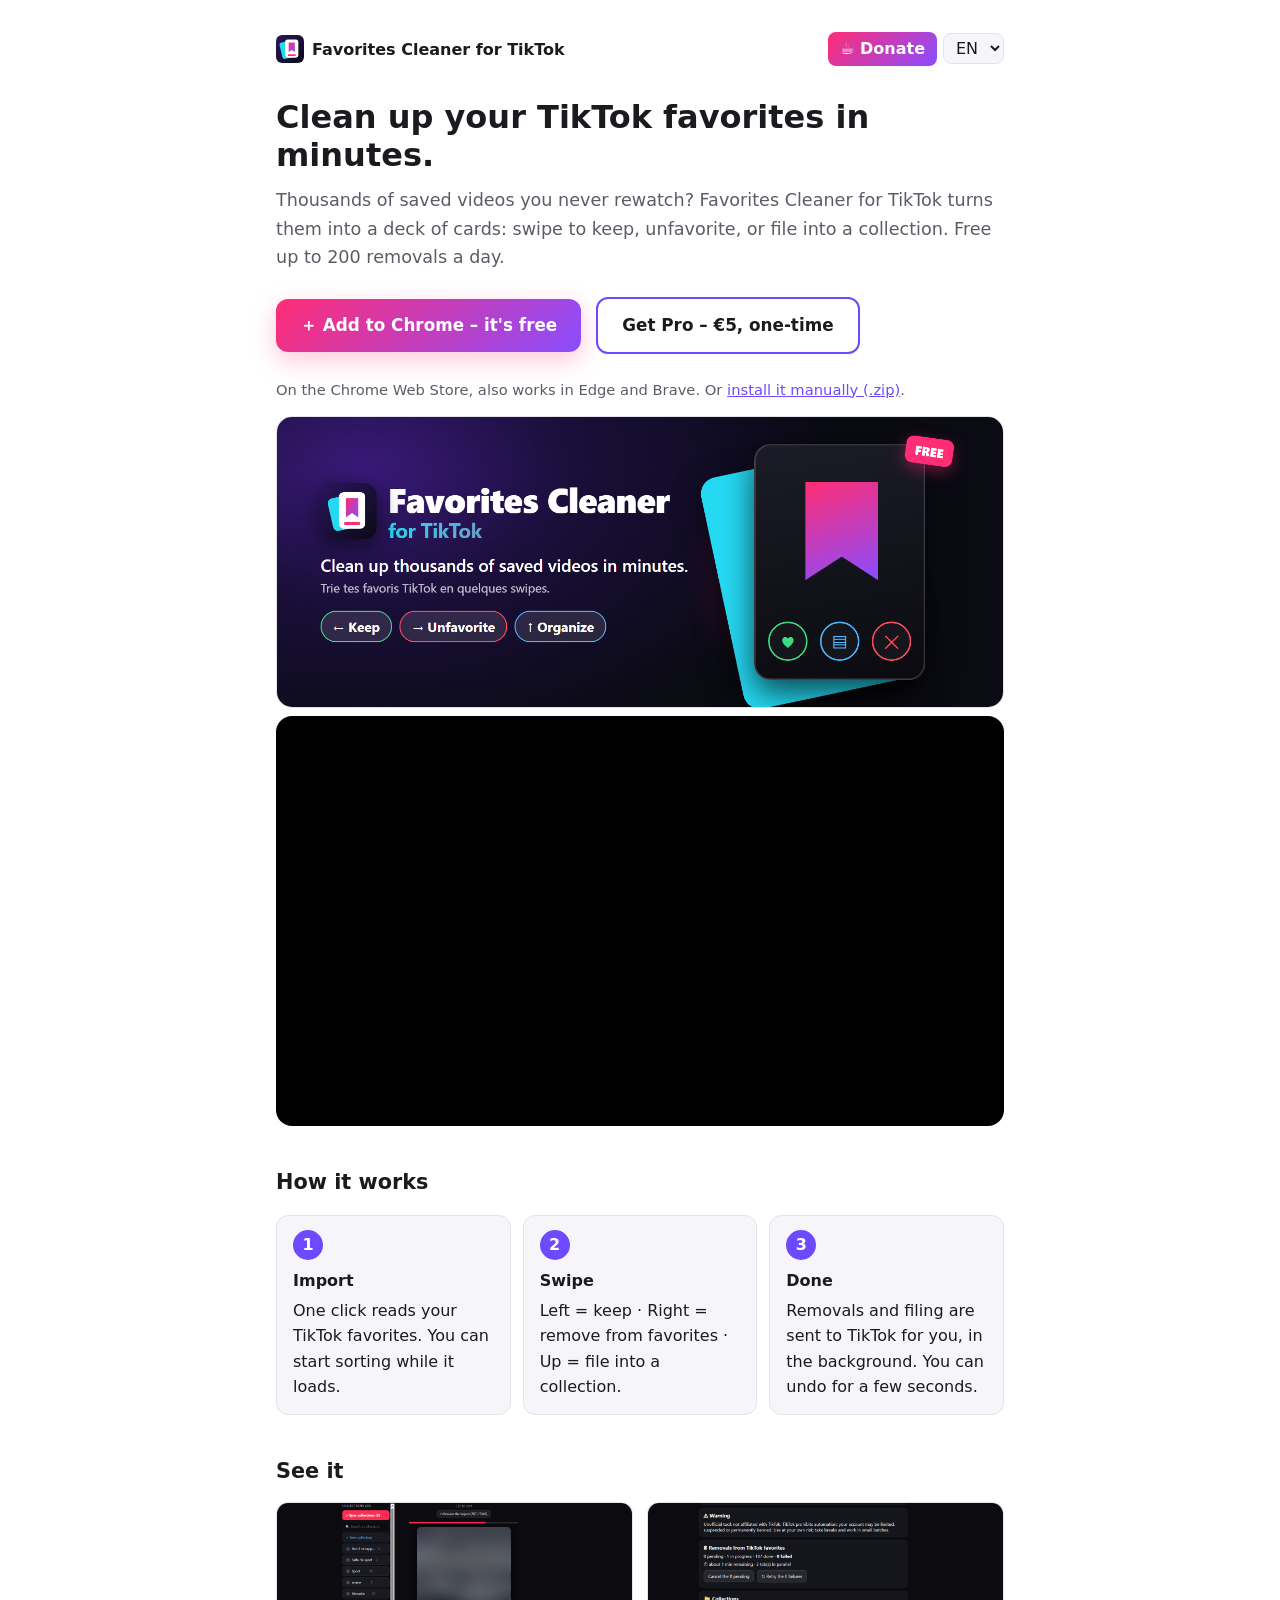
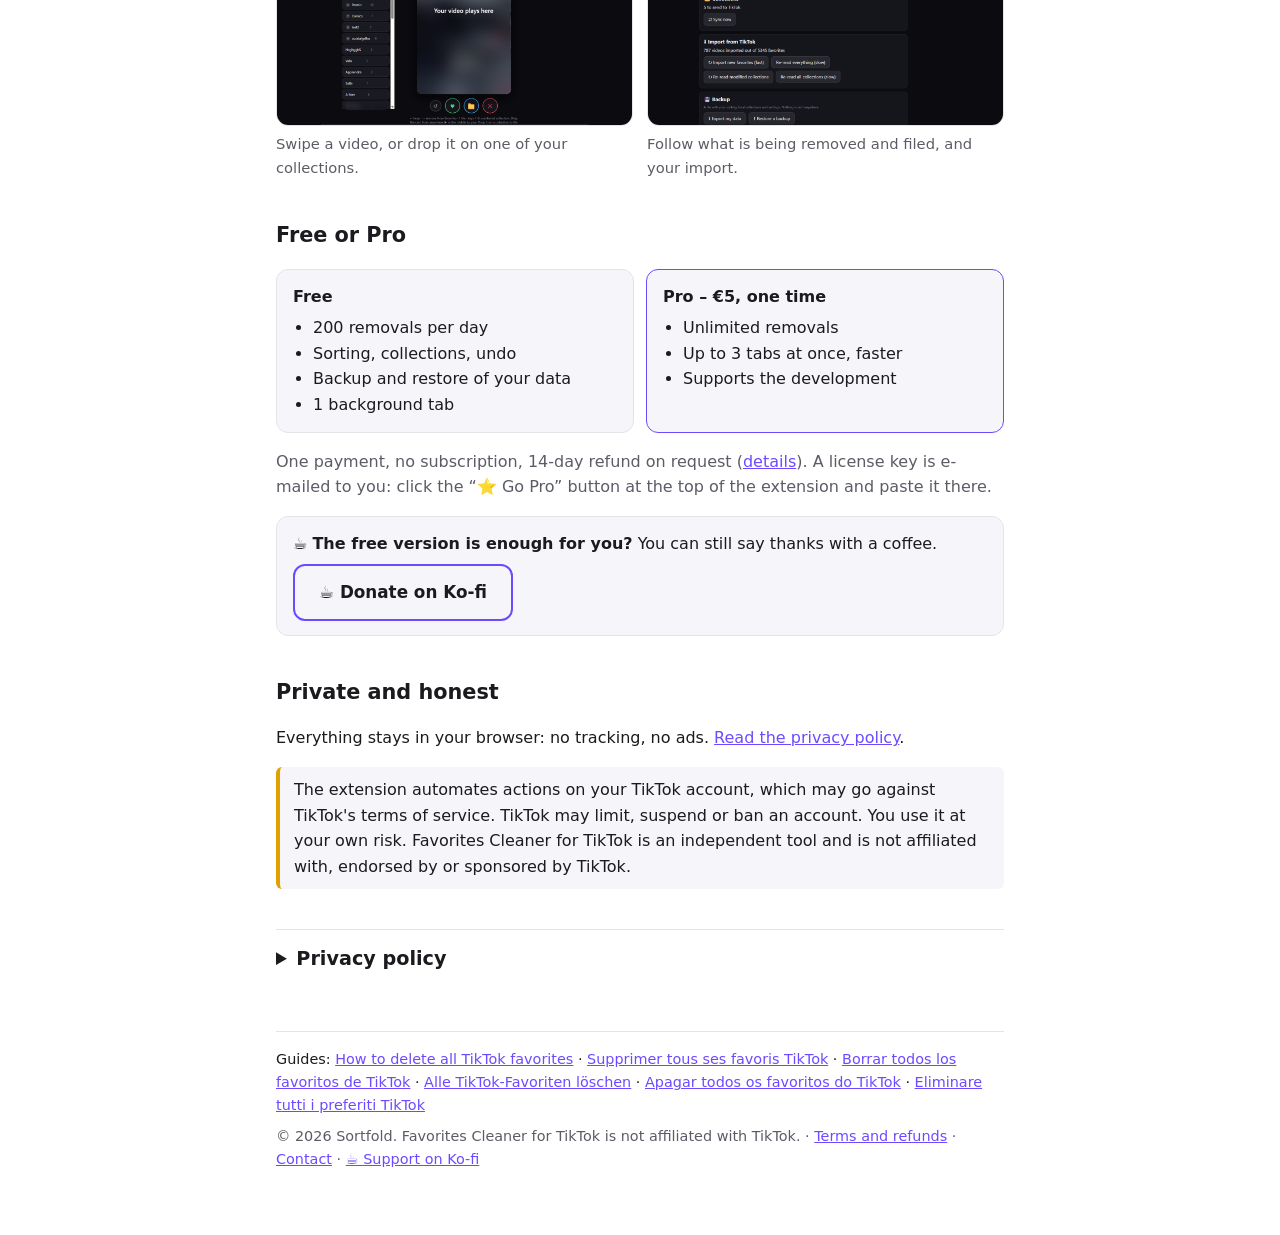
<file: index.html>
<!doctype html>
<html lang="en">
<head>
<meta charset="utf-8">
<link rel="icon" href="icon.svg" type="image/svg+xml">
<meta name="viewport" content="width=device-width, initial-scale=1">
<title>Favorites Cleaner for TikTok – Bulk unfavorite & organize saved videos</title>
<meta name="description" content="Clean up your TikTok favorites fast: swipe to keep, unfavorite or file saved videos into collections. Bulk remove thousands of favorites. Free Chrome extension. Nettoyeur de favoris TikTok : trie et supprime tes favoris en masse.">
<meta property="og:type" content="website">
<meta property="og:title" content="Favorites Cleaner for TikTok – clean up thousands of saved videos in minutes">
<meta property="og:description" content="Swipe to keep, unfavorite or organize your saved TikTok videos. Free up to 200 removals a day.">
<meta property="og:image" content="https://sortfold.github.io/hero.png">
<meta name="twitter:card" content="summary_large_image">
<link rel="canonical" href="https://sortfold.github.io/">
<meta name="google-site-verification" content="1424_HD-RUUia3U029Aq5SERMAwlqXXbwvJllc1geH4">
<script type="application/ld+json">
{"@context":"https://schema.org","@type":"SoftwareApplication","name":"Favorites Cleaner for TikTok","alternateName":"Nettoyeur de favoris pour TikTok","applicationCategory":"BrowserApplication","operatingSystem":"Chrome, Edge, Brave","description":"Chrome extension to clean up saved TikTok videos: swipe to keep, unfavorite or file into collections. Bulk remove thousands of favorites.","url":"https://sortfold.github.io/","downloadUrl":"https://chromewebstore.google.com/detail/bbmlmfpeooahhpfhbhkomjflifibodpl","image":"https://sortfold.github.io/hero.png","publisher":{"@type":"Organization","name":"Sortfold","email":"sortfold@gmail.com"},"offers":[{"@type":"Offer","name":"Free","price":"0","priceCurrency":"EUR"},{"@type":"Offer","name":"Pro (one-time)","price":"5","priceCurrency":"EUR"}]}
</script>
<style>
:root { --bg:#fff; --fg:#1b1b1f; --mute:#5c5c66; --line:#e3e3ea; --acc:#6d4aff; --card:#f6f6fa; }
@media (prefers-color-scheme: dark) { :root { --bg:#141418; --fg:#ececf1; --mute:#a0a0ad; --line:#2c2c34; --acc:#9a83ff; --card:#1d1d24; } }
* { box-sizing: border-box; }
body { margin:0; background:var(--bg); color:var(--fg); font:16px/1.6 system-ui,-apple-system,"Segoe UI",Roboto,sans-serif; }
main { max-width:760px; margin:0 auto; padding:24px 16px 64px; }
header { display:flex; justify-content:space-between; align-items:center; gap:12px; padding:8px 0 24px; }
.brand { font-weight:700; }
.don { display:inline-block; text-decoration:none; font-weight:700; color:#fff; background:linear-gradient(135deg,#ff2d75,#8a4dff); border-radius:8px; padding:4px 12px; margin-right:6px; }
.don:hover { filter:brightness(1.1); }
.lang { white-space:nowrap; }
@media (max-width:480px) { .don { padding:4px 9px; } .don span { font-size:0; } .don span::before { content:"☕"; font-size:1rem; } }
.lang button { background:none; border:1px solid var(--line); color:var(--fg); border-radius:8px; padding:4px 10px; cursor:pointer; font:inherit; }
.lang button[aria-pressed="true"] { background:var(--acc); color:#fff; border-color:var(--acc); }
h1 { font-size:2rem; line-height:1.2; margin:8px 0 12px; }
h2 { font-size:1.3rem; margin:40px 0 8px; }
h3 { font-size:1.05rem; margin:24px 0 4px; }
p, li { color:var(--fg); }
.mute { color:var(--mute); }
.cta { display:inline-block; background:linear-gradient(135deg,#ff2d75,#8a4dff); color:#fff; padding:13px 24px; border-radius:12px; text-decoration:none; font-weight:800; font-size:1.05rem; margin:8px 10px 8px 0; box-shadow:0 8px 24px #ff2d7544; transition:transform .15s, box-shadow .15s; }
.cta:hover { transform:translateY(-2px); box-shadow:0 12px 30px #ff2d7566; }
.small { font-size:.92rem; margin-top:0; }
.cta.alt { background:none; color:var(--fg); border:2px solid var(--acc); box-shadow:none; font-weight:700; }
.hero { width:100%; height:auto; border-radius:16px; border:1px solid var(--line); margin:12px 0 8px; display:block; }
.video { width:100%; aspect-ratio:16/9; border:0; border-radius:16px; margin:8px 0 12px; display:block; background:#000; }
.shots { display:grid; grid-template-columns:repeat(auto-fit,minmax(300px,1fr)); gap:14px; margin:14px 0; }
.shots figure { margin:0; }
.shots img { width:100%; height:auto; border-radius:12px; border:1px solid var(--line); display:block; }
.shots figcaption { color:var(--mute); font-size:.92rem; margin-top:6px; }
.grid { display:grid; grid-template-columns:repeat(auto-fit,minmax(220px,1fr)); gap:12px; margin:16px 0; }
.card { background:var(--card); border:1px solid var(--line); border-radius:12px; padding:14px 16px; }
.card b { display:block; margin-bottom:4px; }
table { border-collapse:collapse; width:100%; margin:12px 0; }
th, td { border:1px solid var(--line); padding:8px 10px; text-align:left; vertical-align:top; }
a { color:var(--acc); }
footer { margin-top:56px; padding-top:16px; border-top:1px solid var(--line); color:var(--mute); font-size:.9rem; }
.warn { border-left:4px solid #e0a100; background:var(--card); padding:10px 14px; border-radius:6px; }
.lead { color:var(--mute); font-size:1.1rem; margin:0 0 18px; }
.n { display:inline-grid; place-items:center; width:30px; height:30px; border-radius:50%; background:var(--acc); color:#fff; font-weight:700; margin-bottom:8px; }
.grid.two { grid-template-columns:repeat(auto-fit,minmax(260px,1fr)); }
.card ul { margin:6px 0 0; padding-left:20px; }
.card.pro { border-color:var(--acc); }
details.priv { margin-top:40px; border-top:1px solid var(--line); padding-top:14px; }
details.priv summary { cursor:pointer; font-size:1.2rem; font-weight:700; }
html:not([data-lang]) [lang]:not([lang="en"]), html[data-lang="en"] [lang]:not([lang="en"]), html[data-lang="fr"] [lang]:not([lang="fr"]), html[data-lang="es"] [lang]:not([lang="es"]), html[data-lang="de"] [lang]:not([lang="de"]), html[data-lang="pt"] [lang]:not([lang="pt"]), html[data-lang="it"] [lang]:not([lang="it"]) { display:none; }
.lang select { background:var(--card); border:1px solid var(--line); color:var(--fg); border-radius:8px; padding:4px 8px; font:inherit; cursor:pointer; }
</style>
</head>
<body>
<main>
<header>
  <span class="brand"><img src="icon.svg" alt="" width="28" height="28" style="vertical-align:-8px;margin-right:8px">Favorites Cleaner for TikTok</span>
  <span class="lang"><a class="don" href="https://ko-fi.com/sortfold" target="_blank" rel="noopener"><span lang="en">☕ Donate</span><span lang="fr">☕ Faire un don</span><span lang="es">☕ Donar</span><span lang="de">☕ Spenden</span><span lang="pt">☕ Doar</span><span lang="it">☕ Dona</span></a><select id="lang-sel" aria-label="Language"><option value="en">EN</option><option value="fr">FR</option><option value="es">ES</option><option value="de">DE</option><option value="pt">PT</option><option value="it">IT</option></select></span>
</header>

<!-- ============ ENGLISH ============ -->
<div lang="en">
<h1>Clean up your TikTok favorites in minutes.</h1>
<p class="lead">Thousands of saved videos you never rewatch? Favorites Cleaner for TikTok turns them into a deck of cards: swipe to keep, unfavorite, or file into a collection. Free up to 200 removals a day.</p>
<p>
  <a class="cta" href="https://chromewebstore.google.com/detail/bbmlmfpeooahhpfhbhkomjflifibodpl">＋ Add to Chrome – it's free</a>
  <a class="cta alt" href="https://sortfold.lemonsqueezy.com/checkout/buy/2623d2b5-e6b6-4891-9971-4a9c636fb3e3">Get Pro – €5, one-time</a>
</p>
<p class="mute small">On the Chrome Web Store, also works in Edge and Brave. Or <a href="install.html">install it manually (.zip)</a>.</p>
<img class="hero" src="hero.png" alt="Favorites Cleaner for TikTok: clean up thousands of saved videos in minutes (keep, unfavorite, organize)" width="1400" height="560">
<iframe class="video" src="https://www.youtube-nocookie.com/embed/NZrYqJ33BR8" title="Favorites Cleaner for TikTok: how it works (video)" loading="lazy" referrerpolicy="strict-origin-when-cross-origin" allow="encrypted-media; picture-in-picture" allowfullscreen></iframe>

<h2>How it works</h2>
<div class="grid">
  <div class="card"><span class="n">1</span><br><b>Import</b>One click reads your TikTok favorites. You can start sorting while it loads.</div>
  <div class="card"><span class="n">2</span><br><b>Swipe</b>Left = keep · Right = remove from favorites · Up = file into a collection.</div>
  <div class="card"><span class="n">3</span><br><b>Done</b>Removals and filing are sent to TikTok for you, in the background. You can undo for a few seconds.</div>
</div>

<h2>See it</h2>
<div class="shots">
  <figure><img src="deck.png" alt="The deck of cards with your collections on the left" width="1280" height="800" loading="lazy"><figcaption>Swipe a video, or drop it on one of your collections.</figcaption></figure>
  <figure><img src="status.png" alt="The activity tab: removals in progress, collections, import, backup" width="1280" height="800" loading="lazy"><figcaption>Follow what is being removed and filed, and your import.</figcaption></figure>
</div>

<h2>Free or Pro</h2>
<div class="grid two">
  <div class="card"><b>Free</b><ul><li>200 removals per day</li><li>Sorting, collections, undo</li><li>Backup and restore of your data</li><li>1 background tab</li></ul></div>
  <div class="card pro"><b>Pro – €5, one time</b><ul><li>Unlimited removals</li><li>Up to 3 tabs at once, faster</li><li>Supports the development</li></ul></div>
</div>
<p class="mute">One payment, no subscription, 14-day refund on request (<a href="terms.html">details</a>). A license key is e-mailed to you: click the “⭐ Go Pro” button at the top of the extension and paste it there.</p>
<p class="card">☕ <b style="display:inline">The free version is enough for you?</b> You can still say thanks with a coffee. <a class="cta alt" href="https://ko-fi.com/sortfold" target="_blank" rel="noopener" style="margin:8px 0 0">☕ Donate on Ko-fi</a></p>

<h2>Private and honest</h2>
<p>Everything stays in your browser: no tracking, no ads. <a href="#privacy-en">Read the privacy policy</a>.</p>
<p class="warn">The extension automates actions on your TikTok account, which may go against TikTok's terms of service. TikTok may limit, suspend or ban an account. You use it at your own risk. Favorites Cleaner for TikTok is an independent tool and is not affiliated with, endorsed by or sponsored by TikTok.</p>

<details id="privacy-en" class="priv"><summary>Privacy policy</summary>
<p class="mute">Last updated: September 19, 2026 · Publisher: Sortfold</p>
<h3>In short</h3>
<ul>
  <li>Your favorites, collections, sorting choices and settings <b>stay on your computer</b>. The publisher has no access to them.</li>
  <li>The extension contains <b>no analytics, trackers, ads or cookies</b>.</li>
  <li>The only communication with a server is the Pro license check with Lemon Squeezy, and only if you use a license.</li>
  <li>The extension is not affiliated with TikTok.</li>
</ul>
<h3>What the extension reads</h3>
<p>On <code>tiktok.com</code> pages, the extension reads what is displayed (your favorites list, collections, video IDs, the signed-in account name) to build your deck of cards. It also clicks TikTok's buttons on your behalf (remove from favorites, add to a collection). None of this information is sent to anyone.</p>
<h3>What is stored, and where</h3>
<p>Everything is kept in the extension's local storage in your browser:</p>
<table>
  <tr><th>Data</th><th>Purpose</th></tr>
  <tr><td>Your video list, sorting decisions, collections, action log (per TikTok account)</td><td>Make sorting and undo work</td></tr>
  <tr><td>Settings (delays, number of tabs, risk-warning acceptance)</td><td>Your preferences</td></tr>
  <tr><td>Today's removal counter</td><td>Enforce the free plan limit</td></tr>
  <tr><td>License key and activation ID (Pro only)</td><td>Unlock Pro</td></tr>
  <tr><td>Pending removal queue</td><td>Resume after a page is closed</td></tr>
</table>
<p>This data never leaves your browser. The extension's "Reset everything" button erases it; uninstalling the extension removes it too. The backup export creates a file on your disk, which you manage yourself.</p>
<h3>The only network call: the Pro license</h3>
<p>If you enter a license key, the extension contacts <code>api.lemonsqueezy.com</code> to activate it, then re-checks it about every 7 days. Sent: the key, an instance name (your browser version) and the activation ID. Lemon Squeezy replies with the license status and the e-mail address tied to the purchase, which the extension shows in its settings. Lemon Squeezy processes this data under its own policy: <a href="https://www.lemonsqueezy.com/privacy">lemonsqueezy.com/privacy</a>.</p>
<h3>Payment</h3>
<p>Payment for Pro is handled entirely by <b>Lemon Squeezy</b>, which acts as the merchant of record. The publisher never sees or stores your card details, and may receive your name, e-mail and the billing information needed for the sale.</p> 
<p>Optional donations go through <b>Ko-fi</b>, a third-party service opened in a new tab; this policy does not cover it.</p>
<h3>Permissions requested</h3>
<ul>
  <li><code>tiktok.com</code>: read and drive TikTok's interface to sort your favorites.</li>
  <li><code>api.lemonsqueezy.com</code>: verify the Pro license.</li>
  <li><code>storage</code>, <code>unlimitedStorage</code>: keep your data locally (thousands of favorites).</li>
  <li><code>alarms</code>: resume the queue after a pause.</li>
  <li><code>declarativeNetRequest</code>: block images and video in worker tabs for speed.</li>
</ul>
<p>No code is loaded from the Internet.</p>
<h3>Children</h3>
<p>The extension is not intended for anyone below the minimum age to use TikTok.</p>
<h3>Your rights and contact</h3>
<p>Because the publisher does not collect your sorting data, there is nothing to request: you control it directly. For sales data (name, e-mail, invoice), write to <a href="mailto:sortfold@gmail.com">sortfold@gmail.com</a> to request access, correction or deletion, subject to legal retention obligations (GDPR).</p>
<h3>Changes</h3>
<p>If this policy changes, the date above will be updated, and any new data transmission will be announced in the release notes before it is introduced.</p>
</details>
</div>

<!-- ============ FRANÇAIS ============ -->
<div lang="fr">
<h1>Fais le ménage dans tes favoris TikTok en quelques minutes.</h1>
<p class="lead">Des milliers de vidéos enregistrées que tu ne revois jamais ? Le Nettoyeur de favoris pour TikTok les transforme en paquet de cartes : glisse pour garder, retirer des favoris ou ranger dans une collection. Gratuit jusqu'à 200 retraits par jour.</p>
<p>
  <a class="cta" href="https://chromewebstore.google.com/detail/bbmlmfpeooahhpfhbhkomjflifibodpl">＋ Ajouter à Chrome – c'est gratuit</a>
  <a class="cta alt" href="https://sortfold.lemonsqueezy.com/checkout/buy/2623d2b5-e6b6-4891-9971-4a9c636fb3e3">Prendre le Pro – 5 €, une fois</a>
</p>
<p class="mute small">Sur le Chrome Web Store, marche aussi avec Edge et Brave. Ou <a href="install.html">installe-la à la main (.zip)</a>.</p>
<img class="hero" src="hero.png" alt="Nettoyeur de favoris pour TikTok : fais le ménage dans tes vidéos enregistrées (garder, retirer, ranger)" width="1400" height="560">
<iframe class="video" src="https://www.youtube-nocookie.com/embed/LUxkSj_gdbM" title="Nettoyeur de favoris pour TikTok : la démo en vidéo" loading="lazy" referrerpolicy="strict-origin-when-cross-origin" allow="encrypted-media; picture-in-picture" allowfullscreen></iframe>

<h2>Comment ça marche</h2>
<div class="grid">
  <div class="card"><span class="n">1</span><br><b>Importe</b>Un clic lit tes favoris TikTok. Tu peux commencer à trier pendant le chargement.</div>
  <div class="card"><span class="n">2</span><br><b>Glisse</b>Gauche = garder · Droite = retirer des favoris · Haut = ranger dans une collection.</div>
  <div class="card"><span class="n">3</span><br><b>C'est fait</b>Les retraits et les rangements partent à TikTok à ta place, en arrière-plan. Tu peux annuler pendant quelques secondes.</div>
</div>

<h2>Aperçu</h2>
<div class="shots">
  <figure><img src="deck.png" alt="Le paquet de cartes avec tes collections à gauche" width="1280" height="800" loading="lazy"><figcaption>Glisse une vidéo, ou dépose-la sur l'une de tes collections.</figcaption></figure>
  <figure><img src="status.png" alt="L'onglet Suivi : retraits en cours, collections, import, sauvegarde" width="1280" height="800" loading="lazy"><figcaption>Suis ce qui est retiré et rangé, et ton import.</figcaption></figure>
</div>

<h2>Gratuit ou Pro</h2>
<div class="grid two">
  <div class="card"><b>Gratuit</b><ul><li>200 retraits par jour</li><li>Tri, collections, annulation</li><li>Sauvegarde et restauration de tes données</li><li>1 onglet en arrière-plan</li></ul></div>
  <div class="card pro"><b>Pro – 5 €, une fois</b><ul><li>Retraits illimités</li><li>Jusqu'à 3 onglets en même temps, plus rapide</li><li>Tu soutiens le développement</li></ul></div>
</div>
<p class="mute">Un seul paiement, sans abonnement, remboursement sous 14 jours sur demande (<a href="terms.html">détails</a>). Une clé de licence t'est envoyée par e-mail : clique sur « ⭐ Passer en Pro » en haut de l'extension et colle-la là.</p>
<p class="card">☕ <b style="display:inline">La version gratuite te suffit ?</b> Tu peux quand même dire merci avec un café. <a class="cta alt" href="https://ko-fi.com/sortfold" target="_blank" rel="noopener" style="margin:8px 0 0">☕ Faire un don sur Ko-fi</a></p>

<h2>Privé et honnête</h2>
<p>Tout reste dans ton navigateur : aucun traceur, aucune publicité. <a href="#privacy-fr">Lire la politique de confidentialité</a>.</p>
<p class="warn">L'extension automatise des actions sur ton compte TikTok, ce qui peut aller à l'encontre des conditions d'utilisation de TikTok. TikTok peut limiter, suspendre ou bannir un compte. Tu l'utilises à tes propres risques. Nettoyeur de favoris pour TikTok est un outil indépendant, non affilié à TikTok, ni approuvé ni sponsorisé par TikTok.</p>

<details id="privacy-fr" class="priv"><summary>Politique de confidentialité</summary>
<p class="mute">Dernière mise à jour : 19 septembre 2026 · Éditeur : Sortfold</p>
<h3>En bref</h3>
<ul>
  <li>Tes favoris, tes collections, tes choix de tri et tes réglages <b>restent sur ton ordinateur</b>. L'éditeur n'y a pas accès.</li>
  <li>Il n'y a <b>ni statistiques, ni traceurs, ni publicité, ni cookies</b> dans l'extension.</li>
  <li>La seule communication avec un serveur est la vérification de la clé de licence Pro auprès de Lemon Squeezy, et uniquement si tu utilises une licence.</li>
  <li>L'extension n'est pas affiliée à TikTok.</li>
</ul>
<h3>Ce que l'extension lit</h3>
<p>Sur les pages <code>tiktok.com</code>, l'extension lit le contenu affiché (liste de tes favoris, tes collections, identifiants de vidéos, nom du compte connecté) pour construire ton paquet de cartes. Elle clique aussi sur les boutons de TikTok à ta place (retirer des favoris, ajouter à une collection). Ces informations ne sont envoyées à personne.</p>
<h3>Ce qui est enregistré, et où</h3>
<p>Tout est stocké dans l'espace de stockage local de l'extension dans ton navigateur :</p>
<table>
  <tr><th>Donnée</th><th>Utilité</th></tr>
  <tr><td>Liste de tes vidéos, décisions de tri, collections, journal des actions (par compte TikTok)</td><td>Faire fonctionner le tri et l'annulation</td></tr>
  <tr><td>Réglages (délais, nombre d'onglets, acceptation de l'avertissement de risque)</td><td>Ton confort d'utilisation</td></tr>
  <tr><td>Compteur de retraits du jour</td><td>Appliquer la limite de la version gratuite</td></tr>
  <tr><td>Clé de licence et identifiant d'activation (si Pro)</td><td>Débloquer la version Pro</td></tr>
  <tr><td>File des retraits en cours</td><td>Reprendre après une fermeture de page</td></tr>
</table>
<p>Ces données ne quittent pas ton navigateur. Le bouton « Tout réinitialiser » de l'extension les efface ; désinstaller l'extension les supprime aussi. L'export de sauvegarde crée un fichier sur ton disque, que tu gères toi-même.</p>
<h3>Le seul échange réseau : la licence Pro</h3>
<p>Si tu saisis une clé de licence, l'extension contacte <code>api.lemonsqueezy.com</code> pour l'activer, puis la revérifie environ tous les 7 jours. Sont envoyés : la clé, un nom d'instance (la version de ton navigateur) et l'identifiant d'activation. Lemon Squeezy répond avec l'état de la licence et l'adresse e-mail liée à l'achat, que l'extension affiche dans ses réglages. Lemon Squeezy traite ces données selon sa propre politique : <a href="https://www.lemonsqueezy.com/privacy">lemonsqueezy.com/privacy</a>.</p>
<h3>Paiement</h3>
<p>Le paiement de la version Pro est géré entièrement par <b>Lemon Squeezy</b>, qui agit comme vendeur (« merchant of record »). L'éditeur ne voit ni ne conserve tes coordonnées bancaires ; il peut recevoir ton nom, ton adresse e-mail et les informations de facturation nécessaires à la vente.</p>
<p>Les dons facultatifs passent par <b>Ko-fi</b>, un service tiers ouvert dans un nouvel onglet ; cette politique ne le couvre pas.</p>
<h3>Permissions demandées</h3>
<ul>
  <li><code>tiktok.com</code> : lire et piloter l'interface de TikTok pour trier tes favoris.</li>
  <li><code>api.lemonsqueezy.com</code> : vérifier la licence Pro.</li>
  <li><code>storage</code>, <code>unlimitedStorage</code> : conserver tes données localement (plusieurs milliers de favoris).</li>
  <li><code>alarms</code> : reprendre la file après une pause.</li>
  <li><code>declarativeNetRequest</code> : bloquer images et vidéos dans les onglets de travail pour aller plus vite.</li>
</ul>
<p>Aucun code n'est chargé depuis Internet.</p>
<h3>Enfants</h3>
<p>L'extension n'est pas destinée aux personnes n'ayant pas l'âge requis pour utiliser TikTok.</p>
<h3>Tes droits et contact</h3>
<p>Comme l'éditeur ne collecte pas tes données de tri, il n'y a rien à demander : tu les contrôles directement. Pour les données de vente (nom, e-mail, facture), écris à <a href="mailto:sortfold@gmail.com">sortfold@gmail.com</a> pour demander un accès, une correction ou une suppression, dans la limite des obligations légales de conservation (RGPD).</p>
<h3>Modifications</h3>
<p>Si cette politique change, la date ci-dessus sera mise à jour, et tout nouvel envoi de données sera annoncé dans les notes de version avant d'être mis en place.</p>
</details>
</div>

<!-- ============ ESPAÑOL ============ -->
<div lang="es">
<h1>Limpia tus favoritos de TikTok en minutos.</h1>
<p class="lead">¿Miles de vídeos guardados que nunca vuelves a ver? Favorites Cleaner for TikTok los convierte en un mazo de tarjetas: desliza para conservar, quitar de favoritos o mover a una colección. Gratis hasta 200 eliminaciones al día.</p>
<p>
  <a class="cta" href="https://chromewebstore.google.com/detail/bbmlmfpeooahhpfhbhkomjflifibodpl">＋ Añadir a Chrome – es gratis</a>
  <a class="cta alt" href="https://sortfold.lemonsqueezy.com/checkout/buy/2623d2b5-e6b6-4891-9971-4a9c636fb3e3">Obtener Pro – 5 €, un solo pago</a>
</p>
<p class="mute small">En la Chrome Web Store, también funciona en Edge y Brave. O <a href="install.html">instálala a mano (.zip)</a>.</p>
<img class="hero" src="hero.png" alt="Favorites Cleaner for TikTok: limpia miles de vídeos guardados en minutos" width="1400" height="560">
<iframe class="video" src="https://www.youtube-nocookie.com/embed/NZrYqJ33BR8" title="Favorites Cleaner for TikTok: how it works (video)" loading="lazy" referrerpolicy="strict-origin-when-cross-origin" allow="encrypted-media; picture-in-picture" allowfullscreen></iframe>

<h2>Cómo funciona</h2>
<div class="grid">
  <div class="card"><span class="n">1</span><br><b>Importa</b>Un clic lee tus favoritos de TikTok. Puedes empezar a ordenar mientras se cargan.</div>
  <div class="card"><span class="n">2</span><br><b>Desliza</b>Izquierda = conservar · Derecha = quitar de favoritos · Arriba = mover a una colección.</div>
  <div class="card"><span class="n">3</span><br><b>Listo</b>Las eliminaciones y los cambios de colección se envían a TikTok por ti, en segundo plano. Puedes deshacer durante unos segundos.</div>
</div>

<h2>Así se ve</h2>
<div class="shots">
  <figure><img src="deck.png" alt="El mazo de tarjetas con tus colecciones a la izquierda" width="1280" height="800" loading="lazy"><figcaption>Desliza un vídeo o suéltalo sobre una de tus colecciones.</figcaption></figure>
  <figure><img src="status.png" alt="La pestaña Actividad: eliminaciones en curso, colecciones, importación, copia de seguridad" width="1280" height="800" loading="lazy"><figcaption>Sigue lo que se quita y se ordena, y tu importación.</figcaption></figure>
</div>

<h2>Gratis o Pro</h2>
<div class="grid two">
  <div class="card"><b>Gratis</b><ul><li>200 eliminaciones al día</li><li>Ordenar, colecciones, deshacer</li><li>Copia de seguridad y restauración</li><li>1 pestaña en segundo plano</li></ul></div>
  <div class="card pro"><b>Pro – 5 €, un solo pago</b><ul><li>Eliminaciones ilimitadas</li><li>Hasta 3 pestañas a la vez, más rápido</li><li>Apoyas el desarrollo</li></ul></div>
</div>
<p class="mute">Un solo pago, sin suscripción, reembolso en 14 días si lo pides (<a href="terms.html">detalles</a>). Recibirás una clave de licencia por correo: haz clic en «⭐ Pasar a Pro» arriba en la extensión y pégala allí.</p>
<p class="card">☕ <b style="display:inline">¿Te basta la versión gratuita?</b> Puedes dar las gracias con un café. <a class="cta alt" href="https://ko-fi.com/sortfold" target="_blank" rel="noopener" style="margin:8px 0 0">☕ Donar en Ko-fi</a></p>

<h2>Privada y honesta</h2>
<p>Todo se queda en tu navegador: sin rastreo, sin anuncios. <a href="#privacy-es">Leer la política de privacidad</a>.</p>
<p class="warn">La extensión automatiza acciones en tu cuenta de TikTok, lo que puede ir en contra de las condiciones de uso de TikTok. TikTok puede limitar, suspender o bloquear una cuenta. La usas bajo tu propia responsabilidad. Favorites Cleaner for TikTok es una herramienta independiente, no afiliada, respaldada ni patrocinada por TikTok.</p>

<details id="privacy-es" class="priv"><summary>Política de privacidad</summary>
<p class="mute">Última actualización: 18 de octubre de 2026 · Editor: Sortfold</p>
<ul>
  <li>Tus favoritos, colecciones, decisiones y ajustes <b>se quedan en tu ordenador</b>. El editor no tiene acceso a ellos.</li>
  <li>La extensión <b>no contiene estadísticas, rastreadores, anuncios ni cookies</b>.</li>
  <li>En <code>tiktok.com</code>, la extensión lee lo que se muestra (tus favoritos, colecciones, identificadores de vídeo, nombre de la cuenta) y hace clic en los botones de TikTok por ti. Nada de esto se envía a nadie.</li>
  <li>La única comunicación con un servidor es la verificación de la licencia Pro con Lemon Squeezy (<code>api.lemonsqueezy.com</code>), solo si usas una licencia: se envían la clave, un nombre de instancia y el identificador de activación. Política de Lemon Squeezy: <a href="https://www.lemonsqueezy.com/privacy">lemonsqueezy.com/privacy</a>.</li>
  <li>El pago lo gestiona Lemon Squeezy (vendedor oficial); el editor nunca ve tus datos bancarios. Las donaciones pasan por Ko-fi, un servicio externo.</li>
  <li>Permisos: <code>tiktok.com</code> (leer y manejar TikTok), <code>api.lemonsqueezy.com</code> (licencia), <code>storage</code>/<code>unlimitedStorage</code> (datos locales), <code>alarms</code> (reanudar la cola), <code>declarativeNetRequest</code> (bloquear imágenes y vídeos en las pestañas de trabajo). No se carga código desde Internet.</li>
  <li>«Restablecer todo» o desinstalar la extensión borra los datos. Para los datos de venta (nombre, correo, factura): <a href="mailto:sortfold@gmail.com">sortfold@gmail.com</a> (RGPD).</li>
</ul>
<p class="mute">La versión de referencia es la <a href="#privacy-en">política en inglés</a>.</p>
</details>
</div>

<!-- ============ DEUTSCH ============ -->
<div lang="de">
<h1>Räum deine TikTok-Favoriten in wenigen Minuten auf.</h1>
<p class="lead">Tausende gespeicherte Videos, die du nie wieder ansiehst? Favorites Cleaner for TikTok macht daraus einen Kartenstapel: wischen zum Behalten, Entfernen aus den Favoriten oder Ablegen in einer Sammlung. Kostenlos bis zu 200 Entfernungen pro Tag.</p>
<p>
  <a class="cta" href="https://chromewebstore.google.com/detail/bbmlmfpeooahhpfhbhkomjflifibodpl">＋ Zu Chrome hinzufügen – kostenlos</a>
  <a class="cta alt" href="https://sortfold.lemonsqueezy.com/checkout/buy/2623d2b5-e6b6-4891-9971-4a9c636fb3e3">Pro holen – 5 €, einmalig</a>
</p>
<p class="mute small">Im Chrome Web Store, funktioniert auch mit Edge und Brave. Oder <a href="install.html">von Hand installieren (.zip)</a>.</p>
<img class="hero" src="hero.png" alt="Favorites Cleaner for TikTok: tausende gespeicherte Videos in Minuten aufräumen" width="1400" height="560">
<iframe class="video" src="https://www.youtube-nocookie.com/embed/NZrYqJ33BR8" title="Favorites Cleaner for TikTok: how it works (video)" loading="lazy" referrerpolicy="strict-origin-when-cross-origin" allow="encrypted-media; picture-in-picture" allowfullscreen></iframe>

<h2>So funktioniert's</h2>
<div class="grid">
  <div class="card"><span class="n">1</span><br><b>Importieren</b>Ein Klick liest deine TikTok-Favoriten. Du kannst schon während des Ladens sortieren.</div>
  <div class="card"><span class="n">2</span><br><b>Wischen</b>Links = behalten · Rechts = aus Favoriten entfernen · Oben = in eine Sammlung ablegen.</div>
  <div class="card"><span class="n">3</span><br><b>Fertig</b>Entfernen und Ablegen werden für dich im Hintergrund an TikTok gesendet. Ein paar Sekunden lang kannst du es rückgängig machen.</div>
</div>

<h2>Ansehen</h2>
<div class="shots">
  <figure><img src="deck.png" alt="Der Kartenstapel mit deinen Sammlungen links" width="1280" height="800" loading="lazy"><figcaption>Wisch ein Video oder leg es auf einer deiner Sammlungen ab.</figcaption></figure>
  <figure><img src="status.png" alt="Der Tab Aktivität: laufende Entfernungen, Sammlungen, Import, Sicherung" width="1280" height="800" loading="lazy"><figcaption>Verfolge, was entfernt und abgelegt wird, und deinen Import.</figcaption></figure>
</div>

<h2>Kostenlos oder Pro</h2>
<div class="grid two">
  <div class="card"><b>Kostenlos</b><ul><li>200 Entfernungen pro Tag</li><li>Sortieren, Sammlungen, Rückgängig</li><li>Sicherung und Wiederherstellung</li><li>1 Tab im Hintergrund</li></ul></div>
  <div class="card pro"><b>Pro – 5 €, einmalig</b><ul><li>Unbegrenztes Entfernen</li><li>Bis zu 3 Tabs gleichzeitig, schneller</li><li>Du unterstützt die Entwicklung</li></ul></div>
</div>
<p class="mute">Eine Zahlung, kein Abo, Erstattung innerhalb von 14 Tagen auf Anfrage (<a href="terms.html">Details</a>). Du bekommst einen Lizenzschlüssel per E-Mail: Klick oben in der Erweiterung auf „⭐ Pro holen“ und füge ihn dort ein.</p>
<p class="card">☕ <b style="display:inline">Dir reicht die kostenlose Version?</b> Du kannst trotzdem mit einem Kaffee Danke sagen. <a class="cta alt" href="https://ko-fi.com/sortfold" target="_blank" rel="noopener" style="margin:8px 0 0">☕ Auf Ko-fi spenden</a></p>

<h2>Privat und ehrlich</h2>
<p>Alles bleibt in deinem Browser: kein Tracking, keine Werbung. <a href="#privacy-de">Datenschutzerklärung lesen</a>.</p>
<p class="warn">Die Erweiterung automatisiert Aktionen in deinem TikTok-Konto, was gegen die Nutzungsbedingungen von TikTok verstoßen kann. TikTok kann ein Konto einschränken, sperren oder bannen. Nutzung auf eigenes Risiko. Favorites Cleaner for TikTok ist ein unabhängiges Tool und nicht mit TikTok verbunden, von TikTok unterstützt oder gesponsert.</p>

<details id="privacy-de" class="priv"><summary>Datenschutzerklärung</summary>
<p class="mute">Zuletzt aktualisiert: 18. Oktober 2026 · Herausgeber: Sortfold</p>
<ul>
  <li>Deine Favoriten, Sammlungen, Entscheidungen und Einstellungen <b>bleiben auf deinem Computer</b>. Der Herausgeber hat keinen Zugriff darauf.</li>
  <li>Die Erweiterung enthält <b>keine Statistiken, Tracker, Werbung oder Cookies</b>.</li>
  <li>Auf <code>tiktok.com</code> liest die Erweiterung, was angezeigt wird (deine Favoriten, Sammlungen, Video-IDs, Kontoname), und klickt für dich auf die Schaltflächen von TikTok. Nichts davon wird an irgendwen gesendet.</li>
  <li>Die einzige Verbindung zu einem Server ist die Prüfung der Pro-Lizenz bei Lemon Squeezy (<code>api.lemonsqueezy.com</code>), nur wenn du eine Lizenz nutzt: gesendet werden der Schlüssel, ein Instanzname und die Aktivierungs-ID. Datenschutz von Lemon Squeezy: <a href="https://www.lemonsqueezy.com/privacy">lemonsqueezy.com/privacy</a>.</li>
  <li>Die Zahlung wickelt Lemon Squeezy ab (offizieller Verkäufer); der Herausgeber sieht nie deine Zahlungsdaten. Spenden laufen über Ko-fi, einen externen Dienst.</li>
  <li>Berechtigungen: <code>tiktok.com</code> (TikTok lesen und bedienen), <code>api.lemonsqueezy.com</code> (Lizenz), <code>storage</code>/<code>unlimitedStorage</code> (lokale Daten), <code>alarms</code> (Warteschlange fortsetzen), <code>declarativeNetRequest</code> (Bilder und Videos in Arbeits-Tabs blockieren). Es wird kein Code aus dem Internet geladen.</li>
  <li>„Alles zurücksetzen“ oder das Deinstallieren löscht die Daten. Für Verkaufsdaten (Name, E-Mail, Rechnung): <a href="mailto:sortfold@gmail.com">sortfold@gmail.com</a> (DSGVO).</li>
</ul>
<p class="mute">Maßgeblich ist die <a href="#privacy-en">englische Fassung</a>.</p>
</details>
</div>

<!-- ============ PORTUGUÊS ============ -->
<div lang="pt">
<h1>Limpe seus favoritos do TikTok em minutos.</h1>
<p class="lead">Milhares de vídeos salvos que você nunca mais vê? O Favorites Cleaner for TikTok transforma tudo em um baralho de cartões: deslize para manter, remover dos favoritos ou colocar em uma coleção. Grátis até 200 remoções por dia.</p>
<p>
  <a class="cta" href="https://chromewebstore.google.com/detail/bbmlmfpeooahhpfhbhkomjflifibodpl">＋ Adicionar ao Chrome – é grátis</a>
  <a class="cta alt" href="https://sortfold.lemonsqueezy.com/checkout/buy/2623d2b5-e6b6-4891-9971-4a9c636fb3e3">Obter o Pro – 5 €, pagamento único</a>
</p>
<p class="mute small">Na Chrome Web Store, também funciona no Edge e no Brave. Ou <a href="install.html">instale à mão (.zip)</a>.</p>
<img class="hero" src="hero.png" alt="Favorites Cleaner for TikTok: limpe milhares de vídeos salvos em minutos" width="1400" height="560">
<iframe class="video" src="https://www.youtube-nocookie.com/embed/NZrYqJ33BR8" title="Favorites Cleaner for TikTok: how it works (video)" loading="lazy" referrerpolicy="strict-origin-when-cross-origin" allow="encrypted-media; picture-in-picture" allowfullscreen></iframe>

<h2>Como funciona</h2>
<div class="grid">
  <div class="card"><span class="n">1</span><br><b>Importe</b>Um clique lê seus favoritos do TikTok. Você já pode organizar enquanto carrega.</div>
  <div class="card"><span class="n">2</span><br><b>Deslize</b>Esquerda = manter · Direita = remover dos favoritos · Cima = colocar em uma coleção.</div>
  <div class="card"><span class="n">3</span><br><b>Pronto</b>As remoções e as coleções são enviadas ao TikTok por você, em segundo plano. Dá para desfazer por alguns segundos.</div>
</div>

<h2>Veja</h2>
<div class="shots">
  <figure><img src="deck.png" alt="O baralho de cartões com suas coleções à esquerda" width="1280" height="800" loading="lazy"><figcaption>Deslize um vídeo ou solte-o sobre uma das suas coleções.</figcaption></figure>
  <figure><img src="status.png" alt="A aba Atividade: remoções em andamento, coleções, importação, backup" width="1280" height="800" loading="lazy"><figcaption>Acompanhe o que é removido e organizado, e sua importação.</figcaption></figure>
</div>

<h2>Grátis ou Pro</h2>
<div class="grid two">
  <div class="card"><b>Grátis</b><ul><li>200 remoções por dia</li><li>Organizar, coleções, desfazer</li><li>Backup e restauração</li><li>1 aba em segundo plano</li></ul></div>
  <div class="card pro"><b>Pro – 5 €, pagamento único</b><ul><li>Remoções ilimitadas</li><li>Até 3 abas ao mesmo tempo, mais rápido</li><li>Você apoia o desenvolvimento</li></ul></div>
</div>
<p class="mute">Um pagamento, sem assinatura, reembolso em até 14 dias se pedir (<a href="terms.html">detalhes</a>). Você recebe uma chave de licença por e-mail: clique em "⭐ Obter o Pro" no topo da extensão e cole a chave lá.</p>
<p class="card">☕ <b style="display:inline">A versão grátis é suficiente?</b> Você ainda pode agradecer com um café. <a class="cta alt" href="https://ko-fi.com/sortfold" target="_blank" rel="noopener" style="margin:8px 0 0">☕ Doar no Ko-fi</a></p>

<h2>Privada e honesta</h2>
<p>Tudo fica no seu navegador: sem rastreamento, sem anúncios. <a href="#privacy-pt">Ler a política de privacidade</a>.</p>
<p class="warn">A extensão automatiza ações na sua conta do TikTok, o que pode ir contra os termos de uso do TikTok. O TikTok pode limitar, suspender ou banir uma conta. Use por sua conta e risco. O Favorites Cleaner for TikTok é uma ferramenta independente, sem vínculo, aprovação ou patrocínio do TikTok.</p>

<details id="privacy-pt" class="priv"><summary>Política de privacidade</summary>
<p class="mute">Última atualização: 18 de outubro de 2026 · Editor: Sortfold</p>
<ul>
  <li>Seus favoritos, coleções, decisões e configurações <b>ficam no seu computador</b>. O editor não tem acesso a eles.</li>
  <li>A extensão <b>não tem estatísticas, rastreadores, anúncios nem cookies</b>.</li>
  <li>No <code>tiktok.com</code>, a extensão lê o que aparece na tela (seus favoritos, coleções, IDs de vídeo, nome da conta) e clica nos botões do TikTok por você. Nada disso é enviado a ninguém.</li>
  <li>A única comunicação com um servidor é a verificação da licença Pro com a Lemon Squeezy (<code>api.lemonsqueezy.com</code>), só se você usar uma licença: são enviados a chave, um nome de instância e o ID de ativação. Política da Lemon Squeezy: <a href="https://www.lemonsqueezy.com/privacy">lemonsqueezy.com/privacy</a>.</li>
  <li>O pagamento é feito pela Lemon Squeezy (vendedora oficial); o editor nunca vê seus dados bancários. As doações passam pelo Ko-fi, um serviço externo.</li>
  <li>Permissões: <code>tiktok.com</code> (ler e controlar o TikTok), <code>api.lemonsqueezy.com</code> (licença), <code>storage</code>/<code>unlimitedStorage</code> (dados locais), <code>alarms</code> (retomar a fila), <code>declarativeNetRequest</code> (bloquear imagens e vídeos nas abas de trabalho). Nenhum código é carregado da internet.</li>
  <li>"Redefinir tudo" ou desinstalar a extensão apaga os dados. Para dados de venda (nome, e-mail, fatura): <a href="mailto:sortfold@gmail.com">sortfold@gmail.com</a> (LGPD/RGPD).</li>
</ul>
<p class="mute">A versão de referência é a <a href="#privacy-en">política em inglês</a>.</p>
</details>
</div>

<!-- ============ ITALIANO ============ -->
<div lang="it">
<h1>Ripulisci i tuoi preferiti di TikTok in pochi minuti.</h1>
<p class="lead">Migliaia di video salvati che non riguardi mai? Favorites Cleaner for TikTok li trasforma in un mazzo di schede: scorri per tenerli, toglierli dai preferiti o metterli in una raccolta. Gratis fino a 200 rimozioni al giorno.</p>
<p>
  <a class="cta" href="https://chromewebstore.google.com/detail/bbmlmfpeooahhpfhbhkomjflifibodpl">＋ Aggiungi a Chrome – è gratis</a>
  <a class="cta alt" href="https://sortfold.lemonsqueezy.com/checkout/buy/2623d2b5-e6b6-4891-9971-4a9c636fb3e3">Passa a Pro – 5 €, una volta</a>
</p>
<p class="mute small">Sul Chrome Web Store, funziona anche con Edge e Brave. Oppure <a href="install.html">installala a mano (.zip)</a>.</p>
<img class="hero" src="hero.png" alt="Favorites Cleaner for TikTok: ripulisci migliaia di video salvati in pochi minuti" width="1400" height="560">
<iframe class="video" src="https://www.youtube-nocookie.com/embed/NZrYqJ33BR8" title="Favorites Cleaner for TikTok: how it works (video)" loading="lazy" referrerpolicy="strict-origin-when-cross-origin" allow="encrypted-media; picture-in-picture" allowfullscreen></iframe>

<h2>Come funziona</h2>
<div class="grid">
  <div class="card"><span class="n">1</span><br><b>Importa</b>Un clic legge i tuoi preferiti di TikTok. Puoi iniziare a ordinare mentre si caricano.</div>
  <div class="card"><span class="n">2</span><br><b>Scorri</b>Sinistra = tieni · Destra = togli dai preferiti · Su = metti in una raccolta.</div>
  <div class="card"><span class="n">3</span><br><b>Fatto</b>Rimozioni e inserimenti vengono inviati a TikTok al posto tuo, in background. Puoi annullare per qualche secondo.</div>
</div>

<h2>Guarda</h2>
<div class="shots">
  <figure><img src="deck.png" alt="Il mazzo di schede con le tue raccolte a sinistra" width="1280" height="800" loading="lazy"><figcaption>Scorri un video o rilascialo su una delle tue raccolte.</figcaption></figure>
  <figure><img src="status.png" alt="La scheda Attività: rimozioni in corso, raccolte, importazione, backup" width="1280" height="800" loading="lazy"><figcaption>Segui cosa viene rimosso e inserito, e la tua importazione.</figcaption></figure>
</div>

<h2>Gratis o Pro</h2>
<div class="grid two">
  <div class="card"><b>Gratis</b><ul><li>200 rimozioni al giorno</li><li>Ordinamento, raccolte, annulla</li><li>Backup e ripristino</li><li>1 scheda in background</li></ul></div>
  <div class="card pro"><b>Pro – 5 €, una volta</b><ul><li>Rimozioni illimitate</li><li>Fino a 3 schede insieme, più veloce</li><li>Sostieni lo sviluppo</li></ul></div>
</div>
<p class="mute">Un solo pagamento, nessun abbonamento, rimborso entro 14 giorni su richiesta (<a href="terms.html">dettagli</a>). Ricevi una chiave di licenza via e-mail: clicca su «⭐ Passa a Pro» in alto nell'estensione e incollala lì.</p>
<p class="card">☕ <b style="display:inline">Ti basta la versione gratuita?</b> Puoi comunque dire grazie con un caffè. <a class="cta alt" href="https://ko-fi.com/sortfold" target="_blank" rel="noopener" style="margin:8px 0 0">☕ Dona su Ko-fi</a></p>

<h2>Privata e onesta</h2>
<p>Tutto resta nel tuo browser: niente tracciamento, niente pubblicità. <a href="#privacy-it">Leggi l'informativa sulla privacy</a>.</p>
<p class="warn">L'estensione automatizza azioni sul tuo account TikTok, cosa che può andare contro i termini d'uso di TikTok. TikTok può limitare, sospendere o bannare un account. La usi a tuo rischio. Favorites Cleaner for TikTok è uno strumento indipendente, non affiliato, approvato né sponsorizzato da TikTok.</p>

<details id="privacy-it" class="priv"><summary>Informativa sulla privacy</summary>
<p class="mute">Ultimo aggiornamento: 18 ottobre 2026 · Editore: Sortfold</p>
<ul>
  <li>I tuoi preferiti, raccolte, scelte e impostazioni <b>restano sul tuo computer</b>. L'editore non vi ha accesso.</li>
  <li>L'estensione <b>non contiene statistiche, tracker, pubblicità né cookie</b>.</li>
  <li>Su <code>tiktok.com</code>, l'estensione legge ciò che è mostrato (preferiti, raccolte, ID dei video, nome dell'account) e clicca sui pulsanti di TikTok al posto tuo. Niente di tutto questo viene inviato a nessuno.</li>
  <li>L'unica comunicazione con un server è la verifica della licenza Pro presso Lemon Squeezy (<code>api.lemonsqueezy.com</code>), solo se usi una licenza: vengono inviati la chiave, un nome di istanza e l'ID di attivazione. Informativa di Lemon Squeezy: <a href="https://www.lemonsqueezy.com/privacy">lemonsqueezy.com/privacy</a>.</li>
  <li>Il pagamento è gestito da Lemon Squeezy (venditore ufficiale); l'editore non vede mai i tuoi dati di pagamento. Le donazioni passano da Ko-fi, un servizio esterno.</li>
  <li>Permessi: <code>tiktok.com</code> (leggere e usare TikTok), <code>api.lemonsqueezy.com</code> (licenza), <code>storage</code>/<code>unlimitedStorage</code> (dati locali), <code>alarms</code> (riprendere la coda), <code>declarativeNetRequest</code> (bloccare immagini e video nelle schede di lavoro). Nessun codice viene caricato da Internet.</li>
  <li>«Reimposta tutto» o disinstallare l'estensione cancella i dati. Per i dati di vendita (nome, e-mail, fattura): <a href="mailto:sortfold@gmail.com">sortfold@gmail.com</a> (GDPR).</li>
</ul>
<p class="mute">Fa fede la <a href="#privacy-en">versione inglese</a>.</p>
</details>
</div>

<footer>
  <p style="margin:0 0 8px"><span lang="en">Guides:</span><span lang="fr">Guides :</span><span lang="es">Guías:</span><span lang="de">Anleitungen:</span><span lang="pt">Guias:</span><span lang="it">Guide:</span>
    <a href="how-to-delete-all-tiktok-favorites.html" hreflang="en">How to delete all TikTok favorites</a> ·
    <a href="supprimer-tous-ses-favoris-tiktok.html" hreflang="fr">Supprimer tous ses favoris TikTok</a> ·
    <a href="borrar-todos-los-favoritos-de-tiktok.html" hreflang="es">Borrar todos los favoritos de TikTok</a> ·
    <a href="alle-tiktok-favoriten-loeschen.html" hreflang="de">Alle TikTok-Favoriten löschen</a> ·
    <a href="apagar-todos-os-favoritos-do-tiktok.html" hreflang="pt">Apagar todos os favoritos do TikTok</a> ·
    <a href="eliminare-tutti-i-preferiti-tiktok.html" hreflang="it">Eliminare tutti i preferiti TikTok</a></p>
  <span lang="en">© 2026 Sortfold. Favorites Cleaner for TikTok is not affiliated with TikTok. · <a href="terms.html">Terms and refunds</a> · <a href="mailto:sortfold@gmail.com">Contact</a> · <a href="https://ko-fi.com/sortfold">☕ Support on Ko-fi</a></span>
  <span lang="fr">© 2026 Sortfold. Nettoyeur de favoris pour TikTok n'est pas affilié à TikTok. · <a href="terms.html">Conditions et remboursement</a> · <a href="mailto:sortfold@gmail.com">Contact</a> · <a href="https://ko-fi.com/sortfold">☕ Soutenir sur Ko-fi</a></span>
  <span lang="es">© 2026 Sortfold. Favorites Cleaner for TikTok no está afiliado a TikTok. · <a href="terms.html">Condiciones y reembolsos</a> · <a href="mailto:sortfold@gmail.com">Contacto</a> · <a href="https://ko-fi.com/sortfold">☕ Apoyar en Ko-fi</a></span>
  <span lang="de">© 2026 Sortfold. Favorites Cleaner for TikTok ist nicht mit TikTok verbunden. · <a href="terms.html">Bedingungen und Erstattung</a> · <a href="mailto:sortfold@gmail.com">Kontakt</a> · <a href="https://ko-fi.com/sortfold">☕ Auf Ko-fi unterstützen</a></span>
  <span lang="pt">© 2026 Sortfold. O Favorites Cleaner for TikTok não tem vínculo com o TikTok. · <a href="terms.html">Termos e reembolso</a> · <a href="mailto:sortfold@gmail.com">Contato</a> · <a href="https://ko-fi.com/sortfold">☕ Apoiar no Ko-fi</a></span>
  <span lang="it">© 2026 Sortfold. Favorites Cleaner for TikTok non è affiliato a TikTok. · <a href="terms.html">Condizioni e rimborsi</a> · <a href="mailto:sortfold@gmail.com">Contatti</a> · <a href="https://ko-fi.com/sortfold">☕ Sostieni su Ko-fi</a></span>
</footer>
</main>
<script>
(function () {
  var LANGS = ['en', 'fr', 'es', 'de', 'pt', 'it'];
  var root = document.documentElement, sel = document.getElementById('lang-sel');
  function set(l) {
    root.setAttribute('data-lang', l); root.lang = l;
    if (sel) sel.value = l;
    try { localStorage.setItem('lang', l); } catch (e) {}
  }
  var saved = null; try { saved = localStorage.getItem('lang'); } catch (e) {}
  var hash = location.hash.slice(-2), nav = (navigator.language || 'en').slice(0, 2);
  set(LANGS.indexOf(hash) >= 0 ? hash : LANGS.indexOf(saved) >= 0 ? saved : LANGS.indexOf(nav) >= 0 ? nav : 'en');
  if (sel) sel.addEventListener('change', function () { set(sel.value); });
  function openPriv() {
    var d = location.hash.length > 1 && document.getElementById(location.hash.slice(1));
    if (d && d.tagName === 'DETAILS') { d.open = true; d.scrollIntoView(); }
  }
  openPriv();
  window.addEventListener('hashchange', openPriv);
})();
</script>
</body>
</html>
</file>
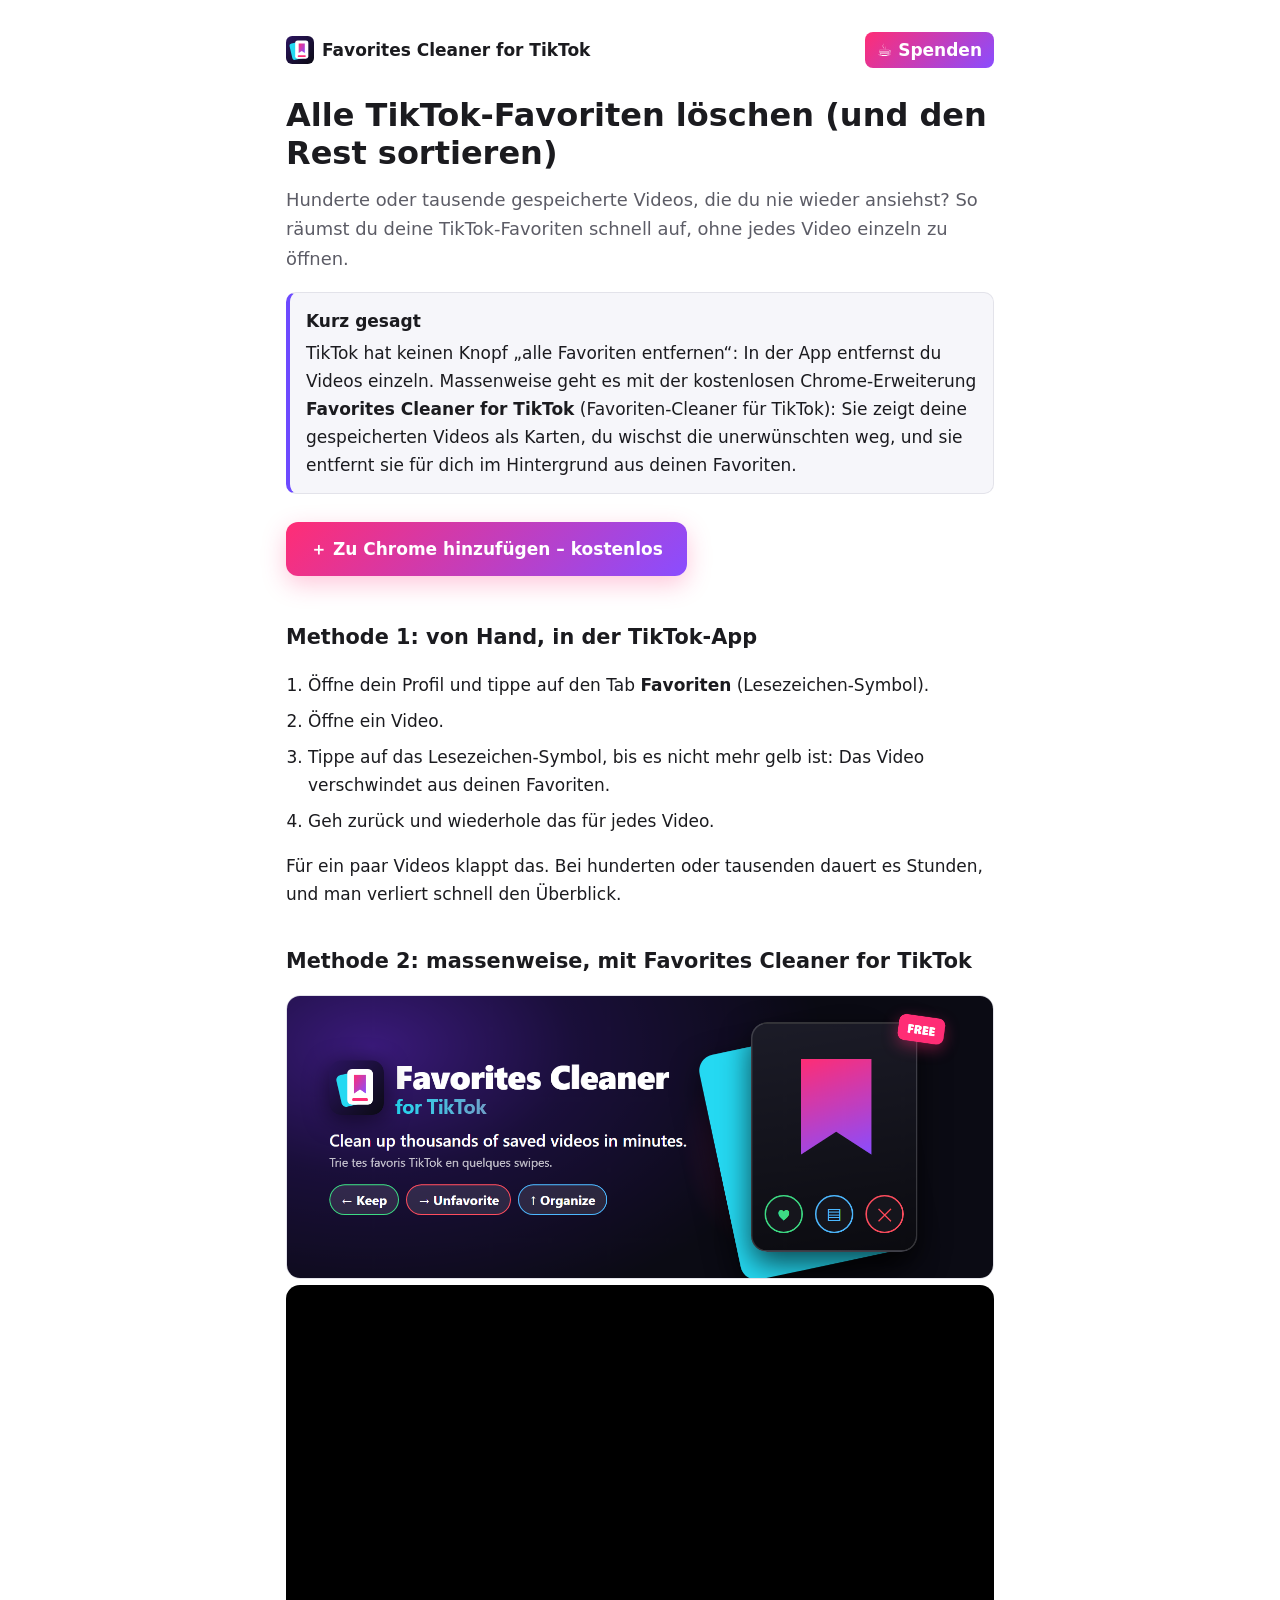
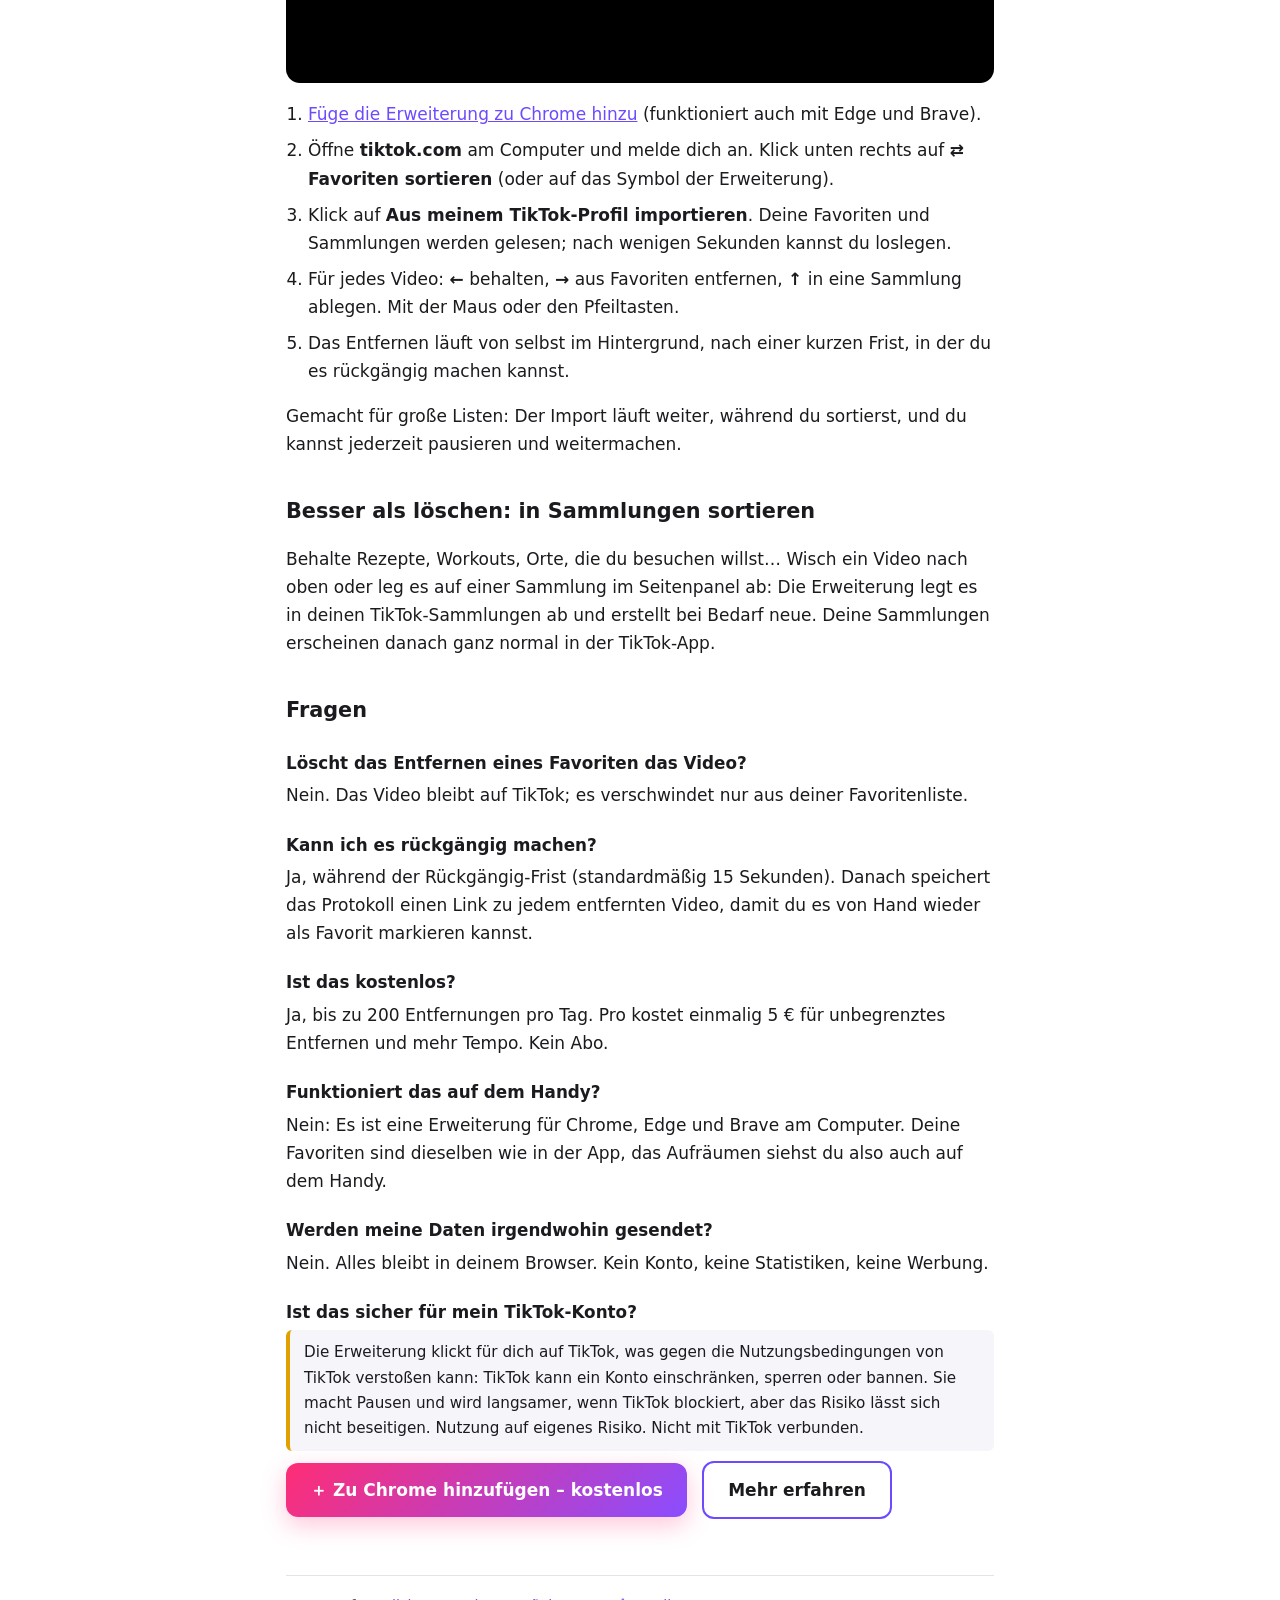
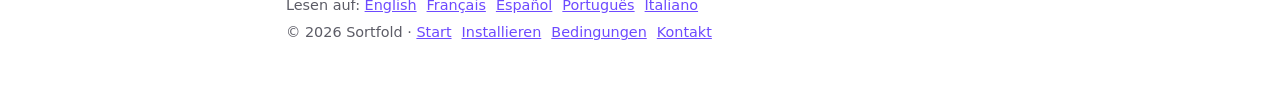
<file: alle-tiktok-favoriten-loeschen.html>
<!doctype html>
<html lang="de">
<head>
<meta charset="utf-8">
<meta name="viewport" content="width=device-width, initial-scale=1">
<title>Alle TikTok-Favoriten löschen (und den Rest sortieren) – Anleitung 2026</title>
<meta name="description" content="TikTok hat keinen Knopf, um alle Favoriten auf einmal zu entfernen. So entfernst du gespeicherte TikTok-Videos massenweise oder sortierst sie in Sammlungen – mit einer kostenlosen Chrome-Erweiterung.">
<link rel="canonical" href="https://sortfold.github.io/alle-tiktok-favoriten-loeschen.html">
<link rel="alternate" hreflang="en" href="https://sortfold.github.io/how-to-delete-all-tiktok-favorites.html">
<link rel="alternate" hreflang="fr" href="https://sortfold.github.io/supprimer-tous-ses-favoris-tiktok.html">
<link rel="alternate" hreflang="es" href="https://sortfold.github.io/borrar-todos-los-favoritos-de-tiktok.html">
<link rel="alternate" hreflang="de" href="https://sortfold.github.io/alle-tiktok-favoriten-loeschen.html">
<link rel="alternate" hreflang="pt" href="https://sortfold.github.io/apagar-todos-os-favoritos-do-tiktok.html">
<link rel="alternate" hreflang="it" href="https://sortfold.github.io/eliminare-tutti-i-preferiti-tiktok.html">
<link rel="alternate" hreflang="x-default" href="https://sortfold.github.io/how-to-delete-all-tiktok-favorites.html">
<link rel="icon" href="icon.svg" type="image/svg+xml">
<link rel="stylesheet" href="guide.css">
<meta property="og:type" content="article">
<meta property="og:title" content="Alle TikTok-Favoriten löschen">
<meta property="og:description" content="Gespeicherte TikTok-Videos massenweise entfernen oder in Sammlungen sortieren – mit einer kostenlosen Chrome-Erweiterung.">
<meta property="og:image" content="https://sortfold.github.io/hero.png">
<script type="application/ld+json">
{"@context":"https://schema.org","@type":"FAQPage","mainEntity":[
{"@type":"Question","name":"Kann man alle TikTok-Favoriten auf einmal löschen?","acceptedAnswer":{"@type":"Answer","text":"TikTok hat dafür keinen Knopf: Man entfernt die Videos einzeln. Die kostenlose Chrome-Erweiterung Favorites Cleaner for TikTok zeigt deine gespeicherten Videos als Karten und entfernt die weggewischten automatisch im Hintergrund."}},
{"@type":"Question","name":"Löscht das Entfernen eines Favoriten das Video?","acceptedAnswer":{"@type":"Answer","text":"Nein. Das Video bleibt auf TikTok; es verschwindet nur aus deiner Favoritenliste."}},
{"@type":"Question","name":"Ist das kostenlos?","acceptedAnswer":{"@type":"Answer","text":"Ja, bis zu 200 Entfernungen pro Tag. Pro kostet einmalig 5 Euro für unbegrenztes Entfernen."}},
{"@type":"Question","name":"Funktioniert das auf dem Handy?","acceptedAnswer":{"@type":"Answer","text":"Nein, es ist eine Erweiterung für Chrome, Edge und Brave am Computer. Deine Favoriten sind dieselben wie in der App, das Aufräumen siehst du also auch auf dem Handy."}}
]}
</script>
</head>
<body>
<main>
<header>
  <a class="brand" href="./"><img src="icon.svg" alt="" width="28" height="28">Favorites Cleaner for TikTok</a>
  <a class="don" href="https://ko-fi.com/sortfold" target="_blank" rel="noopener">☕ Spenden</a>
</header>

<h1>Alle TikTok-Favoriten löschen (und den Rest sortieren)</h1>
<p class="lead">Hunderte oder tausende gespeicherte Videos, die du nie wieder ansiehst? So räumst du deine TikTok-Favoriten schnell auf, ohne jedes Video einzeln zu öffnen.</p>

<div class="answer"><b>Kurz gesagt</b>TikTok hat keinen Knopf „alle Favoriten entfernen“: In der App entfernst du Videos einzeln. Massenweise geht es mit der kostenlosen Chrome-Erweiterung <b style="display:inline">Favorites Cleaner for TikTok</b> (Favoriten-Cleaner für TikTok): Sie zeigt deine gespeicherten Videos als Karten, du wischst die unerwünschten weg, und sie entfernt sie für dich im Hintergrund aus deinen Favoriten.</div>

<a class="cta" href="https://chromewebstore.google.com/detail/bbmlmfpeooahhpfhbhkomjflifibodpl">＋ Zu Chrome hinzufügen – kostenlos</a>

<h2>Methode 1: von Hand, in der TikTok-App</h2>
<ol class="steps">
  <li>Öffne dein Profil und tippe auf den Tab <b>Favoriten</b> (Lesezeichen-Symbol).</li>
  <li>Öffne ein Video.</li>
  <li>Tippe auf das Lesezeichen-Symbol, bis es nicht mehr gelb ist: Das Video verschwindet aus deinen Favoriten.</li>
  <li>Geh zurück und wiederhole das für jedes Video.</li>
</ol>
<p>Für ein paar Videos klappt das. Bei hunderten oder tausenden dauert es Stunden, und man verliert schnell den Überblick.</p>

<h2>Methode 2: massenweise, mit Favorites Cleaner for TikTok</h2>
<img class="hero" src="hero.png" alt="Favorites Cleaner for TikTok: gespeicherte Videos behalten, entfernen oder sortieren" width="1400" height="560" loading="lazy">
<iframe class="video" src="https://www.youtube-nocookie.com/embed/NZrYqJ33BR8" title="Favorites Cleaner for TikTok: how it works (video)" loading="lazy" referrerpolicy="strict-origin-when-cross-origin" allow="encrypted-media; picture-in-picture" allowfullscreen></iframe>
<ol class="steps">
  <li><a href="https://chromewebstore.google.com/detail/bbmlmfpeooahhpfhbhkomjflifibodpl">Füge die Erweiterung zu Chrome hinzu</a> (funktioniert auch mit Edge und Brave).</li>
  <li>Öffne <b>tiktok.com</b> am Computer und melde dich an. Klick unten rechts auf <b>⇄ Favoriten sortieren</b> (oder auf das Symbol der Erweiterung).</li>
  <li>Klick auf <b>Aus meinem TikTok-Profil importieren</b>. Deine Favoriten und Sammlungen werden gelesen; nach wenigen Sekunden kannst du loslegen.</li>
  <li>Für jedes Video: <b>←</b> behalten, <b>→</b> aus Favoriten entfernen, <b>↑</b> in eine Sammlung ablegen. Mit der Maus oder den Pfeiltasten.</li>
  <li>Das Entfernen läuft von selbst im Hintergrund, nach einer kurzen Frist, in der du es rückgängig machen kannst.</li>
</ol>
<p>Gemacht für große Listen: Der Import läuft weiter, während du sortierst, und du kannst jederzeit pausieren und weitermachen.</p>

<h2>Besser als löschen: in Sammlungen sortieren</h2>
<p>Behalte Rezepte, Workouts, Orte, die du besuchen willst… Wisch ein Video nach oben oder leg es auf einer Sammlung im Seitenpanel ab: Die Erweiterung legt es in deinen TikTok-Sammlungen ab und erstellt bei Bedarf neue. Deine Sammlungen erscheinen danach ganz normal in der TikTok-App.</p>

<h2>Fragen</h2>
<div class="faq">
  <h3>Löscht das Entfernen eines Favoriten das Video?</h3>
  <p>Nein. Das Video bleibt auf TikTok; es verschwindet nur aus deiner Favoritenliste.</p>
  <h3>Kann ich es rückgängig machen?</h3>
  <p>Ja, während der Rückgängig-Frist (standardmäßig 15 Sekunden). Danach speichert das Protokoll einen Link zu jedem entfernten Video, damit du es von Hand wieder als Favorit markieren kannst.</p>
  <h3>Ist das kostenlos?</h3>
  <p>Ja, bis zu 200 Entfernungen pro Tag. Pro kostet einmalig 5 € für unbegrenztes Entfernen und mehr Tempo. Kein Abo.</p>
  <h3>Funktioniert das auf dem Handy?</h3>
  <p>Nein: Es ist eine Erweiterung für Chrome, Edge und Brave am Computer. Deine Favoriten sind dieselben wie in der App, das Aufräumen siehst du also auch auf dem Handy.</p>
  <h3>Werden meine Daten irgendwohin gesendet?</h3>
  <p>Nein. Alles bleibt in deinem Browser. Kein Konto, keine Statistiken, keine Werbung.</p>
  <h3>Ist das sicher für mein TikTok-Konto?</h3>
  <p class="warn">Die Erweiterung klickt für dich auf TikTok, was gegen die Nutzungsbedingungen von TikTok verstoßen kann: TikTok kann ein Konto einschränken, sperren oder bannen. Sie macht Pausen und wird langsamer, wenn TikTok blockiert, aber das Risiko lässt sich nicht beseitigen. Nutzung auf eigenes Risiko. Nicht mit TikTok verbunden.</p>
</div>

<a class="cta" href="https://chromewebstore.google.com/detail/bbmlmfpeooahhpfhbhkomjflifibodpl">＋ Zu Chrome hinzufügen – kostenlos</a>
<a class="cta alt" href="./">Mehr erfahren</a>

<footer>
  <div>Lesen auf: <a href="how-to-delete-all-tiktok-favorites.html" hreflang="en">English</a><a href="supprimer-tous-ses-favoris-tiktok.html" hreflang="fr">Français</a><a href="borrar-todos-los-favoritos-de-tiktok.html" hreflang="es">Español</a><a href="apagar-todos-os-favoritos-do-tiktok.html" hreflang="pt">Português</a><a href="eliminare-tutti-i-preferiti-tiktok.html" hreflang="it">Italiano</a></div>
  <div>© 2026 Sortfold · <a href="./">Start</a><a href="install.html">Installieren</a><a href="terms.html">Bedingungen</a><a href="mailto:sortfold@gmail.com">Kontakt</a></div>
</footer>
</main>
</body>
</html>
</file>
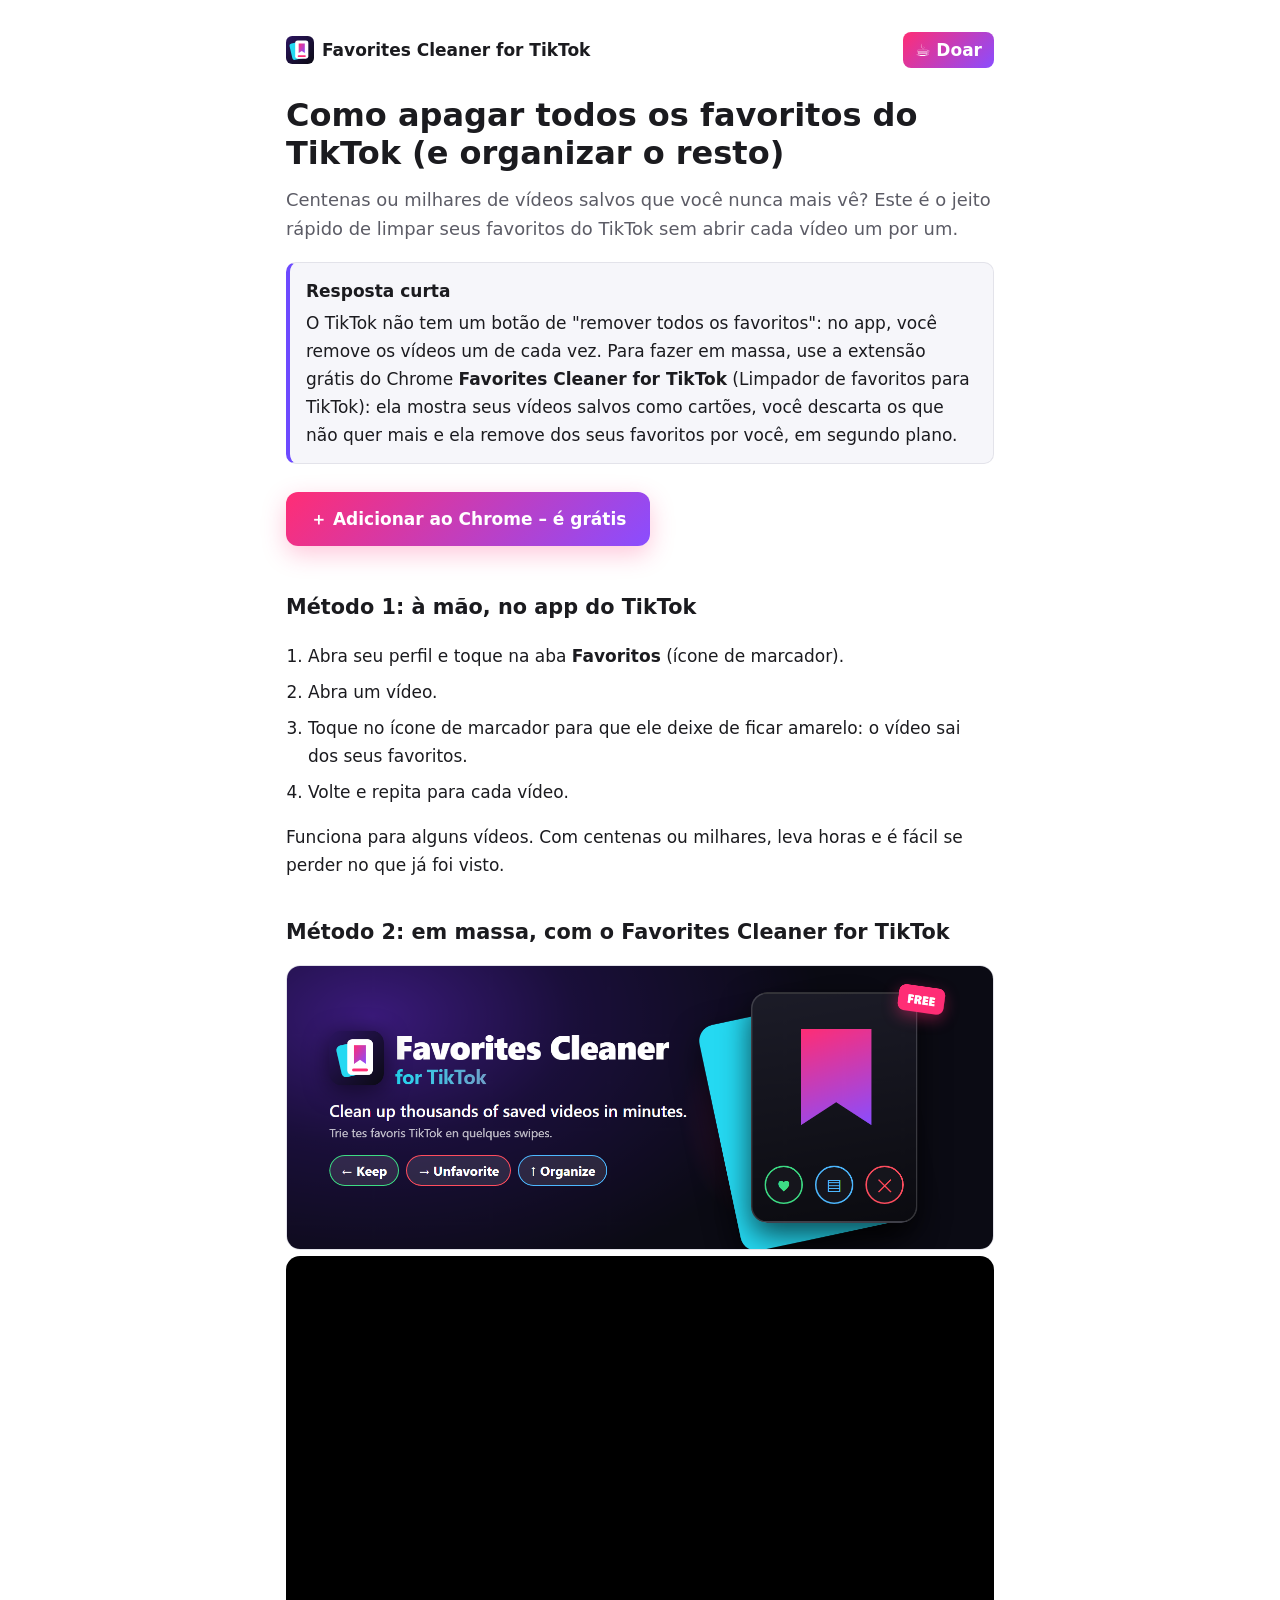
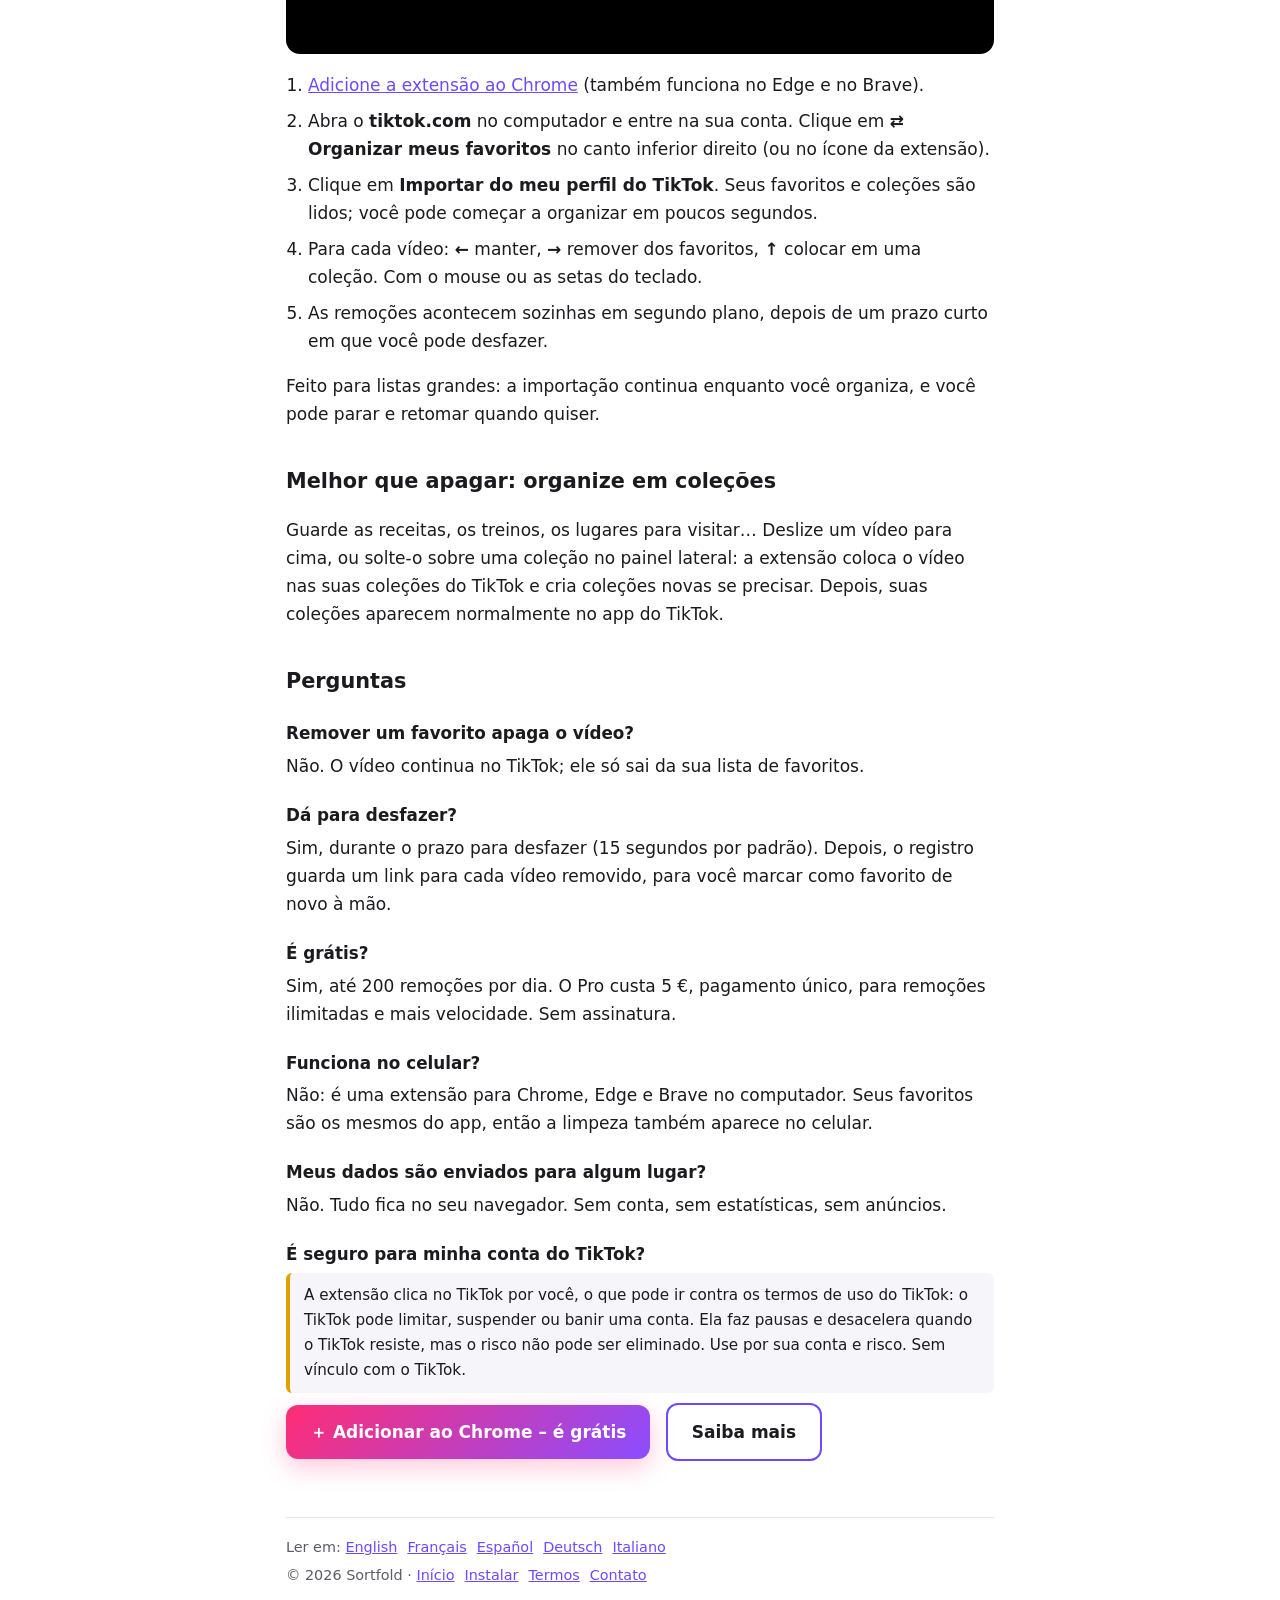
<file: apagar-todos-os-favoritos-do-tiktok.html>
<!doctype html>
<html lang="pt-BR">
<head>
<meta charset="utf-8">
<meta name="viewport" content="width=device-width, initial-scale=1">
<title>Como apagar todos os favoritos do TikTok (e organizar o resto) – guia 2026</title>
<meta name="description" content="O TikTok não tem um botão para remover todos os favoritos de uma vez. Veja como remover vídeos salvos do TikTok em massa, ou organizá-los em coleções, com uma extensão grátis do Chrome.">
<link rel="canonical" href="https://sortfold.github.io/apagar-todos-os-favoritos-do-tiktok.html">
<link rel="alternate" hreflang="en" href="https://sortfold.github.io/how-to-delete-all-tiktok-favorites.html">
<link rel="alternate" hreflang="fr" href="https://sortfold.github.io/supprimer-tous-ses-favoris-tiktok.html">
<link rel="alternate" hreflang="es" href="https://sortfold.github.io/borrar-todos-los-favoritos-de-tiktok.html">
<link rel="alternate" hreflang="de" href="https://sortfold.github.io/alle-tiktok-favoriten-loeschen.html">
<link rel="alternate" hreflang="pt" href="https://sortfold.github.io/apagar-todos-os-favoritos-do-tiktok.html">
<link rel="alternate" hreflang="it" href="https://sortfold.github.io/eliminare-tutti-i-preferiti-tiktok.html">
<link rel="alternate" hreflang="x-default" href="https://sortfold.github.io/how-to-delete-all-tiktok-favorites.html">
<link rel="icon" href="icon.svg" type="image/svg+xml">
<link rel="stylesheet" href="guide.css">
<meta property="og:type" content="article">
<meta property="og:title" content="Como apagar todos os favoritos do TikTok">
<meta property="og:description" content="Remova vídeos salvos do TikTok em massa, ou organize em coleções, com uma extensão grátis do Chrome.">
<meta property="og:image" content="https://sortfold.github.io/hero.png">
<script type="application/ld+json">
{"@context":"https://schema.org","@type":"FAQPage","mainEntity":[
{"@type":"Question","name":"Dá para remover todos os favoritos do TikTok de uma vez?","acceptedAnswer":{"@type":"Answer","text":"O TikTok não tem um botão para isso: os vídeos são removidos um por um. A extensão grátis do Chrome Favorites Cleaner for TikTok mostra seus vídeos salvos como cartões e remove automaticamente, em segundo plano, os que você descarta."}},
{"@type":"Question","name":"Remover um favorito apaga o vídeo?","acceptedAnswer":{"@type":"Answer","text":"Não. O vídeo continua no TikTok; ele só sai da sua lista de favoritos."}},
{"@type":"Question","name":"É grátis?","acceptedAnswer":{"@type":"Answer","text":"Sim, até 200 remoções por dia. O Pro custa 5 euros, pagamento único, para remoções ilimitadas."}},
{"@type":"Question","name":"Funciona no celular?","acceptedAnswer":{"@type":"Answer","text":"Não, é uma extensão para Chrome, Edge e Brave no computador. Seus favoritos são os mesmos do app, então a limpeza também aparece no celular."}}
]}
</script>
</head>
<body>
<main>
<header>
  <a class="brand" href="./"><img src="icon.svg" alt="" width="28" height="28">Favorites Cleaner for TikTok</a>
  <a class="don" href="https://ko-fi.com/sortfold" target="_blank" rel="noopener">☕ Doar</a>
</header>

<h1>Como apagar todos os favoritos do TikTok (e organizar o resto)</h1>
<p class="lead">Centenas ou milhares de vídeos salvos que você nunca mais vê? Este é o jeito rápido de limpar seus favoritos do TikTok sem abrir cada vídeo um por um.</p>

<div class="answer"><b>Resposta curta</b>O TikTok não tem um botão de "remover todos os favoritos": no app, você remove os vídeos um de cada vez. Para fazer em massa, use a extensão grátis do Chrome <b style="display:inline">Favorites Cleaner for TikTok</b> (Limpador de favoritos para TikTok): ela mostra seus vídeos salvos como cartões, você descarta os que não quer mais e ela remove dos seus favoritos por você, em segundo plano.</div>

<a class="cta" href="https://chromewebstore.google.com/detail/bbmlmfpeooahhpfhbhkomjflifibodpl">＋ Adicionar ao Chrome – é grátis</a>

<h2>Método 1: à mão, no app do TikTok</h2>
<ol class="steps">
  <li>Abra seu perfil e toque na aba <b>Favoritos</b> (ícone de marcador).</li>
  <li>Abra um vídeo.</li>
  <li>Toque no ícone de marcador para que ele deixe de ficar amarelo: o vídeo sai dos seus favoritos.</li>
  <li>Volte e repita para cada vídeo.</li>
</ol>
<p>Funciona para alguns vídeos. Com centenas ou milhares, leva horas e é fácil se perder no que já foi visto.</p>

<h2>Método 2: em massa, com o Favorites Cleaner for TikTok</h2>
<img class="hero" src="hero.png" alt="Favorites Cleaner for TikTok: manter, remover ou organizar vídeos salvos" width="1400" height="560" loading="lazy">
<iframe class="video" src="https://www.youtube-nocookie.com/embed/NZrYqJ33BR8" title="Favorites Cleaner for TikTok: how it works (video)" loading="lazy" referrerpolicy="strict-origin-when-cross-origin" allow="encrypted-media; picture-in-picture" allowfullscreen></iframe>
<ol class="steps">
  <li><a href="https://chromewebstore.google.com/detail/bbmlmfpeooahhpfhbhkomjflifibodpl">Adicione a extensão ao Chrome</a> (também funciona no Edge e no Brave).</li>
  <li>Abra o <b>tiktok.com</b> no computador e entre na sua conta. Clique em <b>⇄ Organizar meus favoritos</b> no canto inferior direito (ou no ícone da extensão).</li>
  <li>Clique em <b>Importar do meu perfil do TikTok</b>. Seus favoritos e coleções são lidos; você pode começar a organizar em poucos segundos.</li>
  <li>Para cada vídeo: <b>←</b> manter, <b>→</b> remover dos favoritos, <b>↑</b> colocar em uma coleção. Com o mouse ou as setas do teclado.</li>
  <li>As remoções acontecem sozinhas em segundo plano, depois de um prazo curto em que você pode desfazer.</li>
</ol>
<p>Feito para listas grandes: a importação continua enquanto você organiza, e você pode parar e retomar quando quiser.</p>

<h2>Melhor que apagar: organize em coleções</h2>
<p>Guarde as receitas, os treinos, os lugares para visitar… Deslize um vídeo para cima, ou solte-o sobre uma coleção no painel lateral: a extensão coloca o vídeo nas suas coleções do TikTok e cria coleções novas se precisar. Depois, suas coleções aparecem normalmente no app do TikTok.</p>

<h2>Perguntas</h2>
<div class="faq">
  <h3>Remover um favorito apaga o vídeo?</h3>
  <p>Não. O vídeo continua no TikTok; ele só sai da sua lista de favoritos.</p>
  <h3>Dá para desfazer?</h3>
  <p>Sim, durante o prazo para desfazer (15 segundos por padrão). Depois, o registro guarda um link para cada vídeo removido, para você marcar como favorito de novo à mão.</p>
  <h3>É grátis?</h3>
  <p>Sim, até 200 remoções por dia. O Pro custa 5 €, pagamento único, para remoções ilimitadas e mais velocidade. Sem assinatura.</p>
  <h3>Funciona no celular?</h3>
  <p>Não: é uma extensão para Chrome, Edge e Brave no computador. Seus favoritos são os mesmos do app, então a limpeza também aparece no celular.</p>
  <h3>Meus dados são enviados para algum lugar?</h3>
  <p>Não. Tudo fica no seu navegador. Sem conta, sem estatísticas, sem anúncios.</p>
  <h3>É seguro para minha conta do TikTok?</h3>
  <p class="warn">A extensão clica no TikTok por você, o que pode ir contra os termos de uso do TikTok: o TikTok pode limitar, suspender ou banir uma conta. Ela faz pausas e desacelera quando o TikTok resiste, mas o risco não pode ser eliminado. Use por sua conta e risco. Sem vínculo com o TikTok.</p>
</div>

<a class="cta" href="https://chromewebstore.google.com/detail/bbmlmfpeooahhpfhbhkomjflifibodpl">＋ Adicionar ao Chrome – é grátis</a>
<a class="cta alt" href="./">Saiba mais</a>

<footer>
  <div>Ler em: <a href="how-to-delete-all-tiktok-favorites.html" hreflang="en">English</a><a href="supprimer-tous-ses-favoris-tiktok.html" hreflang="fr">Français</a><a href="borrar-todos-los-favoritos-de-tiktok.html" hreflang="es">Español</a><a href="alle-tiktok-favoriten-loeschen.html" hreflang="de">Deutsch</a><a href="eliminare-tutti-i-preferiti-tiktok.html" hreflang="it">Italiano</a></div>
  <div>© 2026 Sortfold · <a href="./">Início</a><a href="install.html">Instalar</a><a href="terms.html">Termos</a><a href="mailto:sortfold@gmail.com">Contato</a></div>
</footer>
</main>
</body>
</html>
</file>
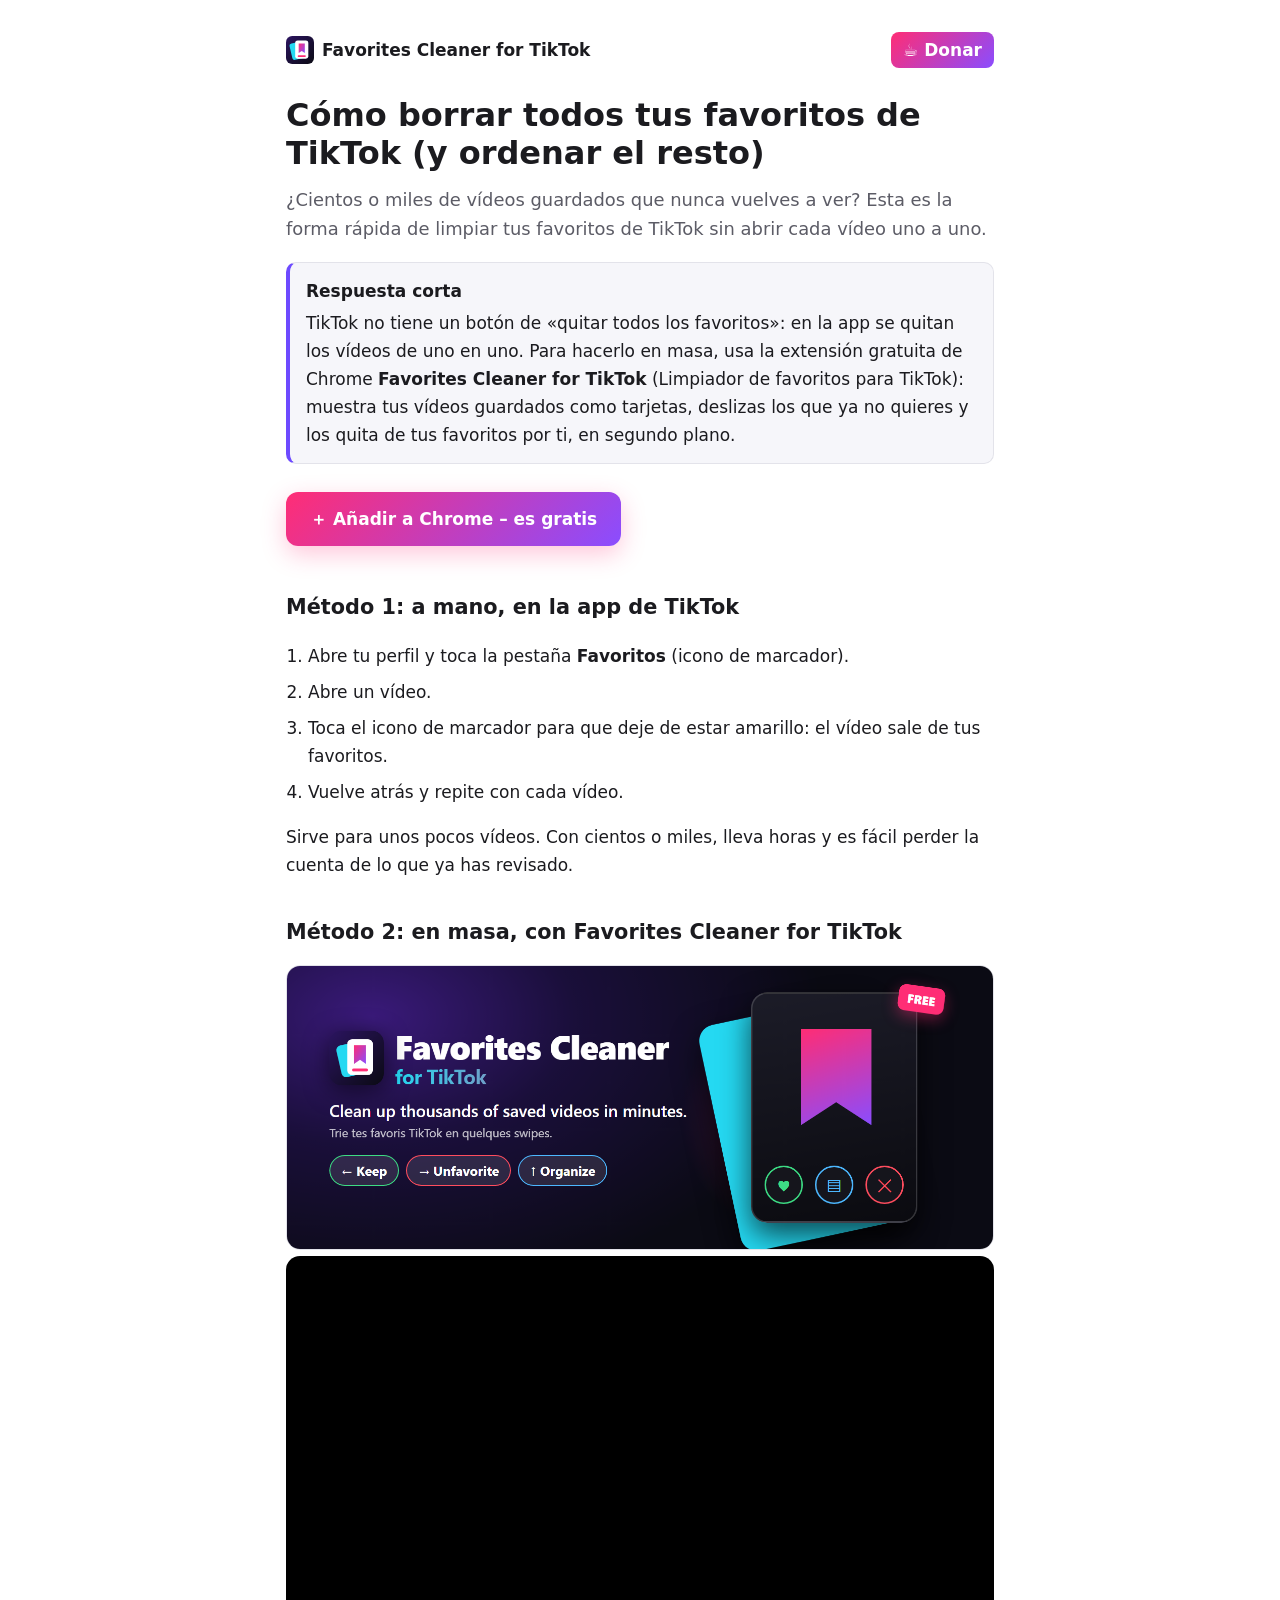
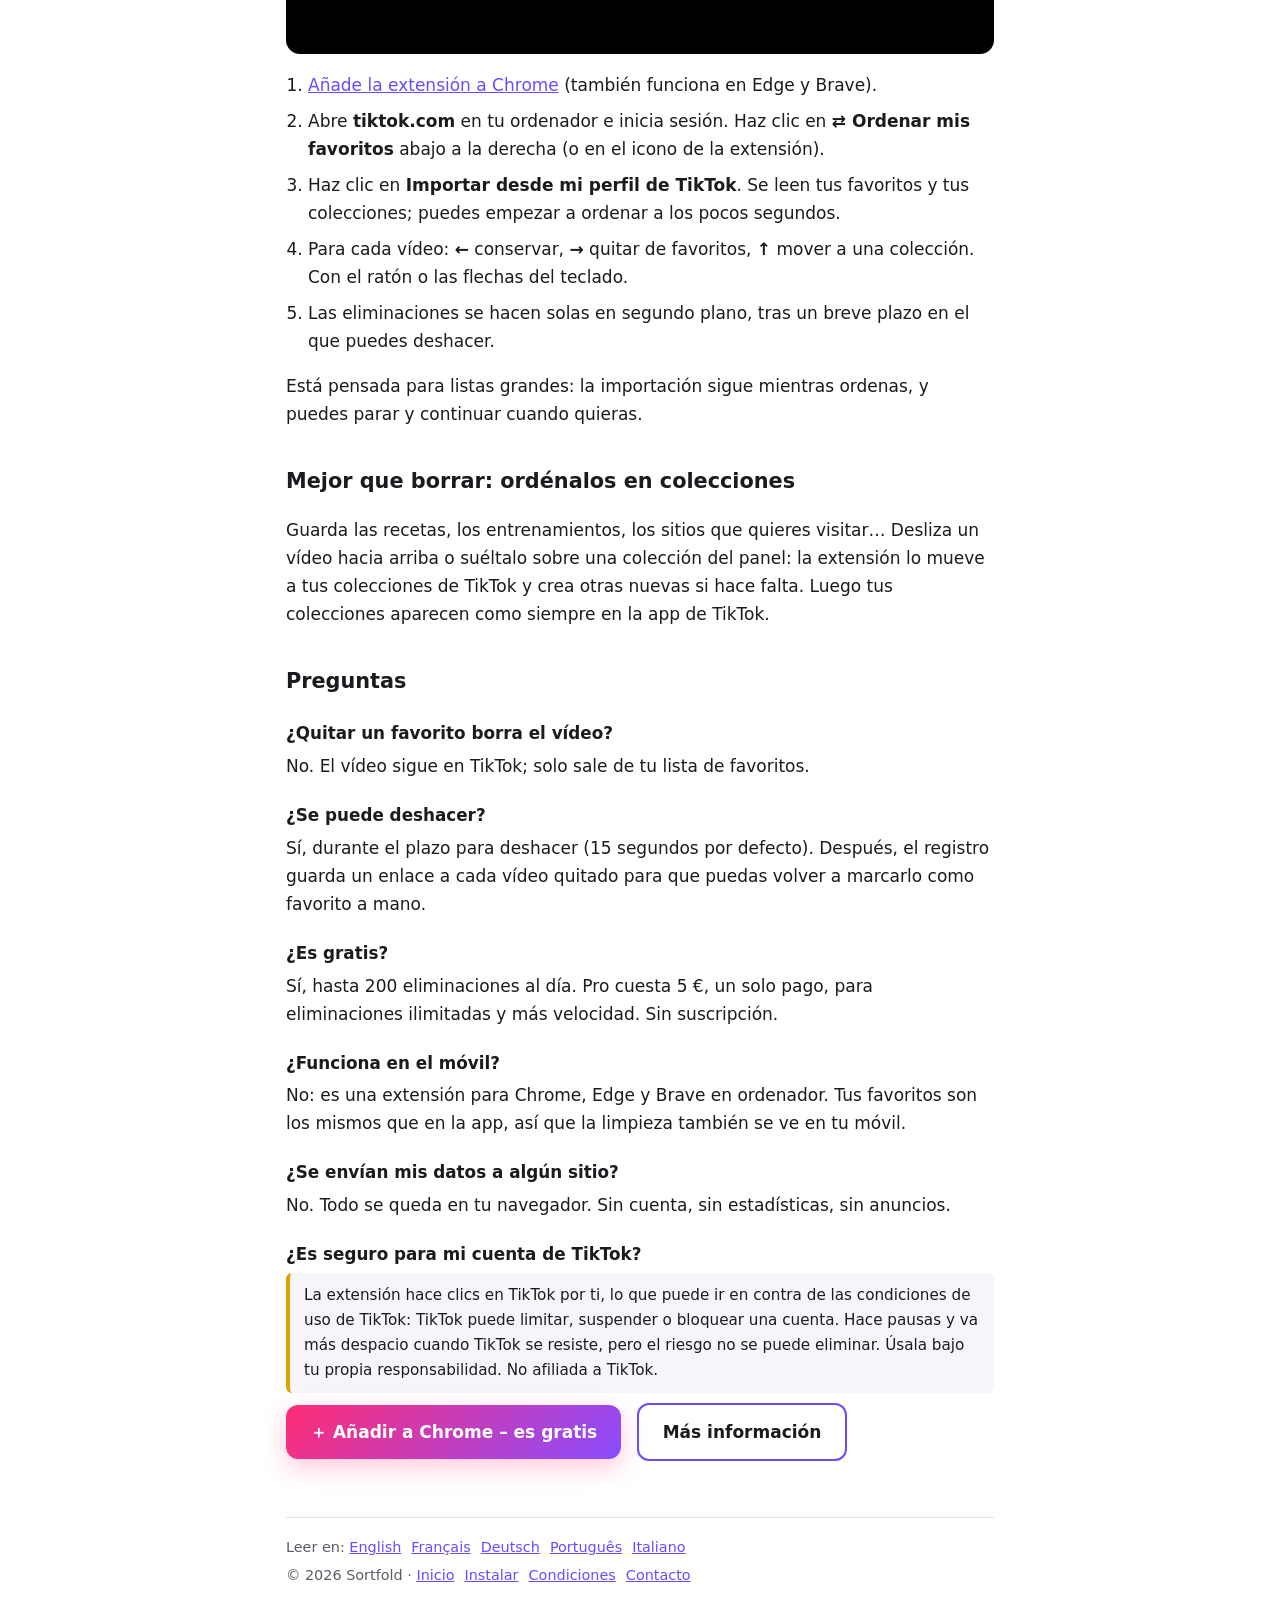
<file: borrar-todos-los-favoritos-de-tiktok.html>
<!doctype html>
<html lang="es">
<head>
<meta charset="utf-8">
<meta name="viewport" content="width=device-width, initial-scale=1">
<title>Cómo borrar todos tus favoritos de TikTok (y ordenar el resto) – guía 2026</title>
<meta name="description" content="TikTok no tiene un botón para quitar todos los favoritos a la vez. Así puedes quitar tus vídeos guardados de TikTok en masa, u ordenarlos en colecciones, con una extensión gratuita de Chrome.">
<link rel="canonical" href="https://sortfold.github.io/borrar-todos-los-favoritos-de-tiktok.html">
<link rel="alternate" hreflang="en" href="https://sortfold.github.io/how-to-delete-all-tiktok-favorites.html">
<link rel="alternate" hreflang="fr" href="https://sortfold.github.io/supprimer-tous-ses-favoris-tiktok.html">
<link rel="alternate" hreflang="es" href="https://sortfold.github.io/borrar-todos-los-favoritos-de-tiktok.html">
<link rel="alternate" hreflang="de" href="https://sortfold.github.io/alle-tiktok-favoriten-loeschen.html">
<link rel="alternate" hreflang="pt" href="https://sortfold.github.io/apagar-todos-os-favoritos-do-tiktok.html">
<link rel="alternate" hreflang="it" href="https://sortfold.github.io/eliminare-tutti-i-preferiti-tiktok.html">
<link rel="alternate" hreflang="x-default" href="https://sortfold.github.io/how-to-delete-all-tiktok-favorites.html">
<link rel="icon" href="icon.svg" type="image/svg+xml">
<link rel="stylesheet" href="guide.css">
<meta property="og:type" content="article">
<meta property="og:title" content="Cómo borrar todos tus favoritos de TikTok">
<meta property="og:description" content="Quita tus vídeos guardados de TikTok en masa, u ordénalos en colecciones, con una extensión gratuita de Chrome.">
<meta property="og:image" content="https://sortfold.github.io/hero.png">
<script type="application/ld+json">
{"@context":"https://schema.org","@type":"FAQPage","mainEntity":[
{"@type":"Question","name":"¿Se pueden quitar todos los favoritos de TikTok a la vez?","acceptedAnswer":{"@type":"Answer","text":"TikTok no tiene un botón para eso: los vídeos se quitan uno a uno. La extensión gratuita de Chrome Favorites Cleaner for TikTok muestra tus vídeos guardados como tarjetas y quita automáticamente, en segundo plano, los que descartas."}},
{"@type":"Question","name":"¿Quitar un favorito borra el vídeo?","acceptedAnswer":{"@type":"Answer","text":"No. El vídeo sigue en TikTok; solo sale de tu lista de favoritos."}},
{"@type":"Question","name":"¿Es gratis?","acceptedAnswer":{"@type":"Answer","text":"Sí, hasta 200 eliminaciones al día. Pro cuesta 5 euros, un solo pago, para eliminaciones ilimitadas."}},
{"@type":"Question","name":"¿Funciona en el móvil?","acceptedAnswer":{"@type":"Answer","text":"No, es una extensión para Chrome, Edge y Brave en ordenador. Tus favoritos son los mismos que en la app, así que la limpieza también se ve en tu móvil."}}
]}
</script>
</head>
<body>
<main>
<header>
  <a class="brand" href="./"><img src="icon.svg" alt="" width="28" height="28">Favorites Cleaner for TikTok</a>
  <a class="don" href="https://ko-fi.com/sortfold" target="_blank" rel="noopener">☕ Donar</a>
</header>

<h1>Cómo borrar todos tus favoritos de TikTok (y ordenar el resto)</h1>
<p class="lead">¿Cientos o miles de vídeos guardados que nunca vuelves a ver? Esta es la forma rápida de limpiar tus favoritos de TikTok sin abrir cada vídeo uno a uno.</p>

<div class="answer"><b>Respuesta corta</b>TikTok no tiene un botón de «quitar todos los favoritos»: en la app se quitan los vídeos de uno en uno. Para hacerlo en masa, usa la extensión gratuita de Chrome <b style="display:inline">Favorites Cleaner for TikTok</b> (Limpiador de favoritos para TikTok): muestra tus vídeos guardados como tarjetas, deslizas los que ya no quieres y los quita de tus favoritos por ti, en segundo plano.</div>

<a class="cta" href="https://chromewebstore.google.com/detail/bbmlmfpeooahhpfhbhkomjflifibodpl">＋ Añadir a Chrome – es gratis</a>

<h2>Método 1: a mano, en la app de TikTok</h2>
<ol class="steps">
  <li>Abre tu perfil y toca la pestaña <b>Favoritos</b> (icono de marcador).</li>
  <li>Abre un vídeo.</li>
  <li>Toca el icono de marcador para que deje de estar amarillo: el vídeo sale de tus favoritos.</li>
  <li>Vuelve atrás y repite con cada vídeo.</li>
</ol>
<p>Sirve para unos pocos vídeos. Con cientos o miles, lleva horas y es fácil perder la cuenta de lo que ya has revisado.</p>

<h2>Método 2: en masa, con Favorites Cleaner for TikTok</h2>
<img class="hero" src="hero.png" alt="Favorites Cleaner for TikTok: conservar, quitar de favoritos u ordenar vídeos guardados" width="1400" height="560" loading="lazy">
<iframe class="video" src="https://www.youtube-nocookie.com/embed/NZrYqJ33BR8" title="Favorites Cleaner for TikTok: how it works (video)" loading="lazy" referrerpolicy="strict-origin-when-cross-origin" allow="encrypted-media; picture-in-picture" allowfullscreen></iframe>
<ol class="steps">
  <li><a href="https://chromewebstore.google.com/detail/bbmlmfpeooahhpfhbhkomjflifibodpl">Añade la extensión a Chrome</a> (también funciona en Edge y Brave).</li>
  <li>Abre <b>tiktok.com</b> en tu ordenador e inicia sesión. Haz clic en <b>⇄ Ordenar mis favoritos</b> abajo a la derecha (o en el icono de la extensión).</li>
  <li>Haz clic en <b>Importar desde mi perfil de TikTok</b>. Se leen tus favoritos y tus colecciones; puedes empezar a ordenar a los pocos segundos.</li>
  <li>Para cada vídeo: <b>←</b> conservar, <b>→</b> quitar de favoritos, <b>↑</b> mover a una colección. Con el ratón o las flechas del teclado.</li>
  <li>Las eliminaciones se hacen solas en segundo plano, tras un breve plazo en el que puedes deshacer.</li>
</ol>
<p>Está pensada para listas grandes: la importación sigue mientras ordenas, y puedes parar y continuar cuando quieras.</p>

<h2>Mejor que borrar: ordénalos en colecciones</h2>
<p>Guarda las recetas, los entrenamientos, los sitios que quieres visitar… Desliza un vídeo hacia arriba o suéltalo sobre una colección del panel: la extensión lo mueve a tus colecciones de TikTok y crea otras nuevas si hace falta. Luego tus colecciones aparecen como siempre en la app de TikTok.</p>

<h2>Preguntas</h2>
<div class="faq">
  <h3>¿Quitar un favorito borra el vídeo?</h3>
  <p>No. El vídeo sigue en TikTok; solo sale de tu lista de favoritos.</p>
  <h3>¿Se puede deshacer?</h3>
  <p>Sí, durante el plazo para deshacer (15 segundos por defecto). Después, el registro guarda un enlace a cada vídeo quitado para que puedas volver a marcarlo como favorito a mano.</p>
  <h3>¿Es gratis?</h3>
  <p>Sí, hasta 200 eliminaciones al día. Pro cuesta 5 €, un solo pago, para eliminaciones ilimitadas y más velocidad. Sin suscripción.</p>
  <h3>¿Funciona en el móvil?</h3>
  <p>No: es una extensión para Chrome, Edge y Brave en ordenador. Tus favoritos son los mismos que en la app, así que la limpieza también se ve en tu móvil.</p>
  <h3>¿Se envían mis datos a algún sitio?</h3>
  <p>No. Todo se queda en tu navegador. Sin cuenta, sin estadísticas, sin anuncios.</p>
  <h3>¿Es seguro para mi cuenta de TikTok?</h3>
  <p class="warn">La extensión hace clics en TikTok por ti, lo que puede ir en contra de las condiciones de uso de TikTok: TikTok puede limitar, suspender o bloquear una cuenta. Hace pausas y va más despacio cuando TikTok se resiste, pero el riesgo no se puede eliminar. Úsala bajo tu propia responsabilidad. No afiliada a TikTok.</p>
</div>

<a class="cta" href="https://chromewebstore.google.com/detail/bbmlmfpeooahhpfhbhkomjflifibodpl">＋ Añadir a Chrome – es gratis</a>
<a class="cta alt" href="./">Más información</a>

<footer>
  <div>Leer en: <a href="how-to-delete-all-tiktok-favorites.html" hreflang="en">English</a><a href="supprimer-tous-ses-favoris-tiktok.html" hreflang="fr">Français</a><a href="alle-tiktok-favoriten-loeschen.html" hreflang="de">Deutsch</a><a href="apagar-todos-os-favoritos-do-tiktok.html" hreflang="pt">Português</a><a href="eliminare-tutti-i-preferiti-tiktok.html" hreflang="it">Italiano</a></div>
  <div>© 2026 Sortfold · <a href="./">Inicio</a><a href="install.html">Instalar</a><a href="terms.html">Condiciones</a><a href="mailto:sortfold@gmail.com">Contacto</a></div>
</footer>
</main>
</body>
</html>
</file>
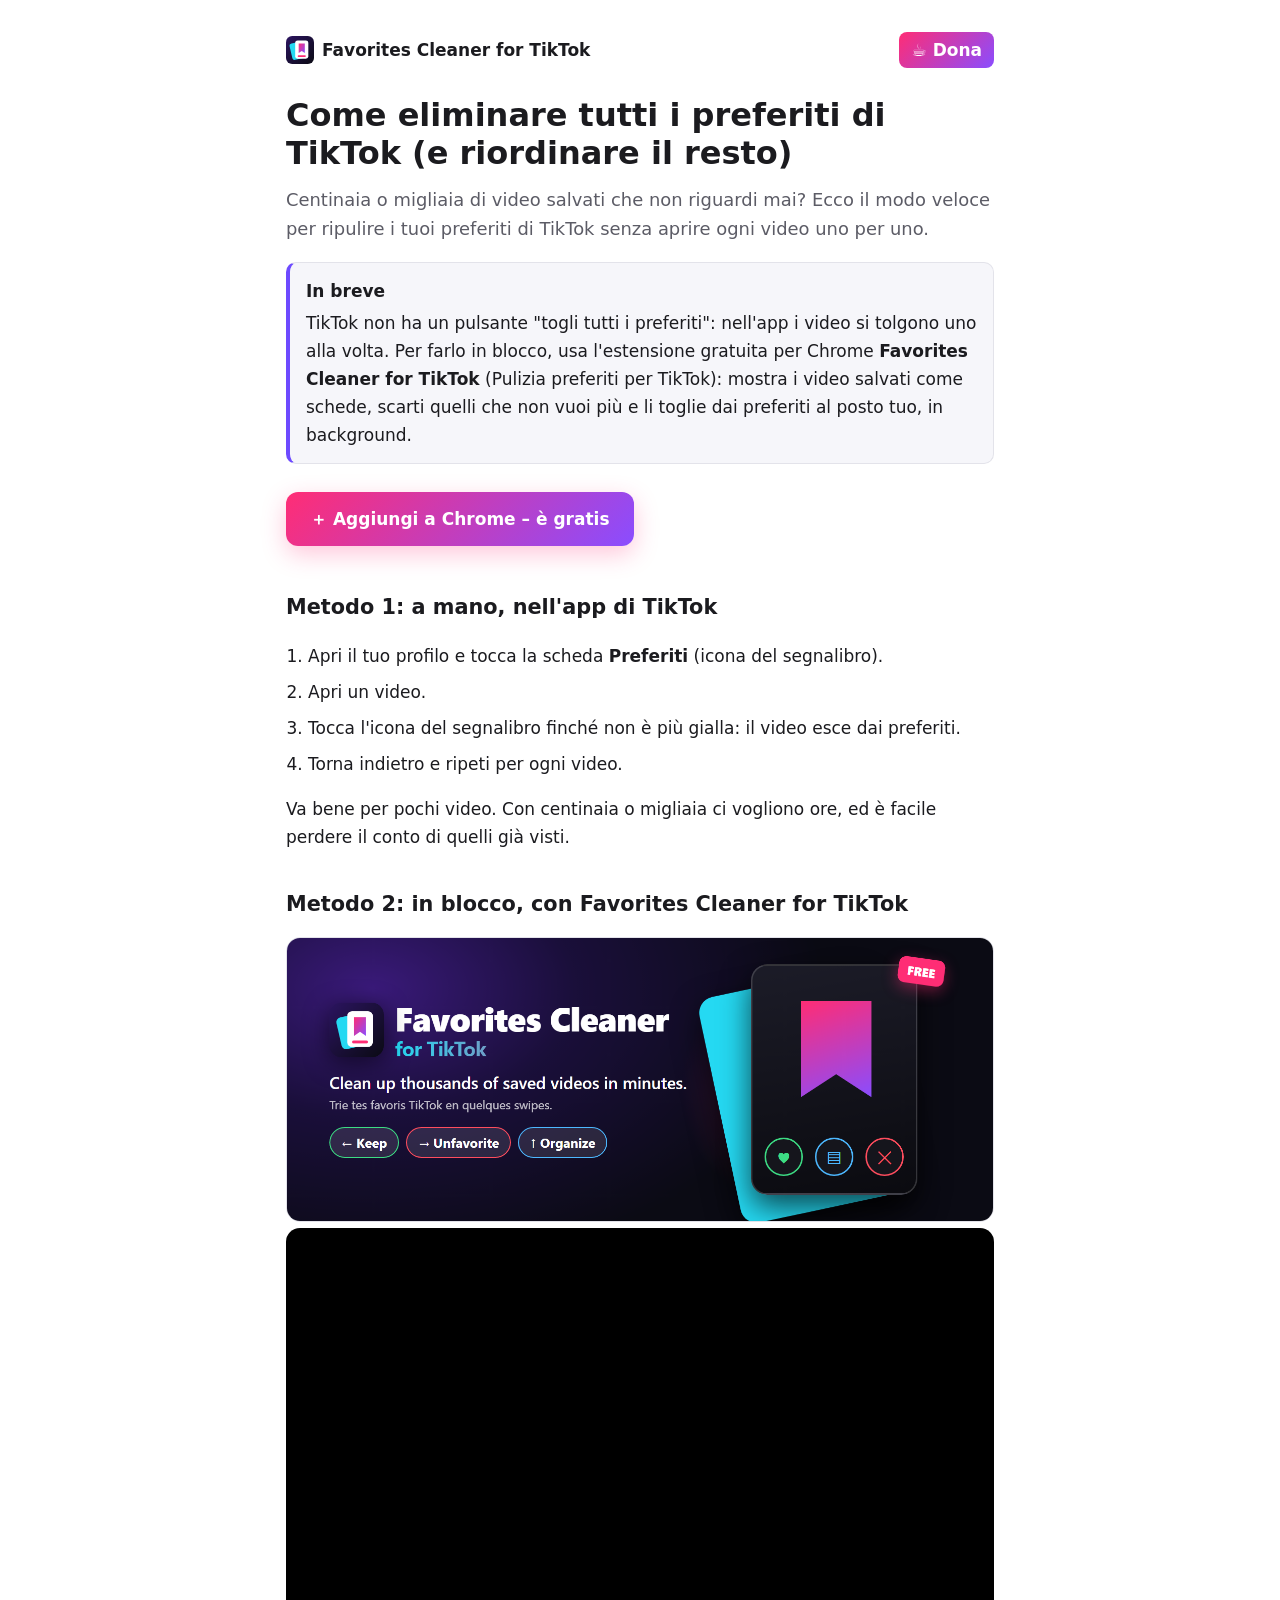
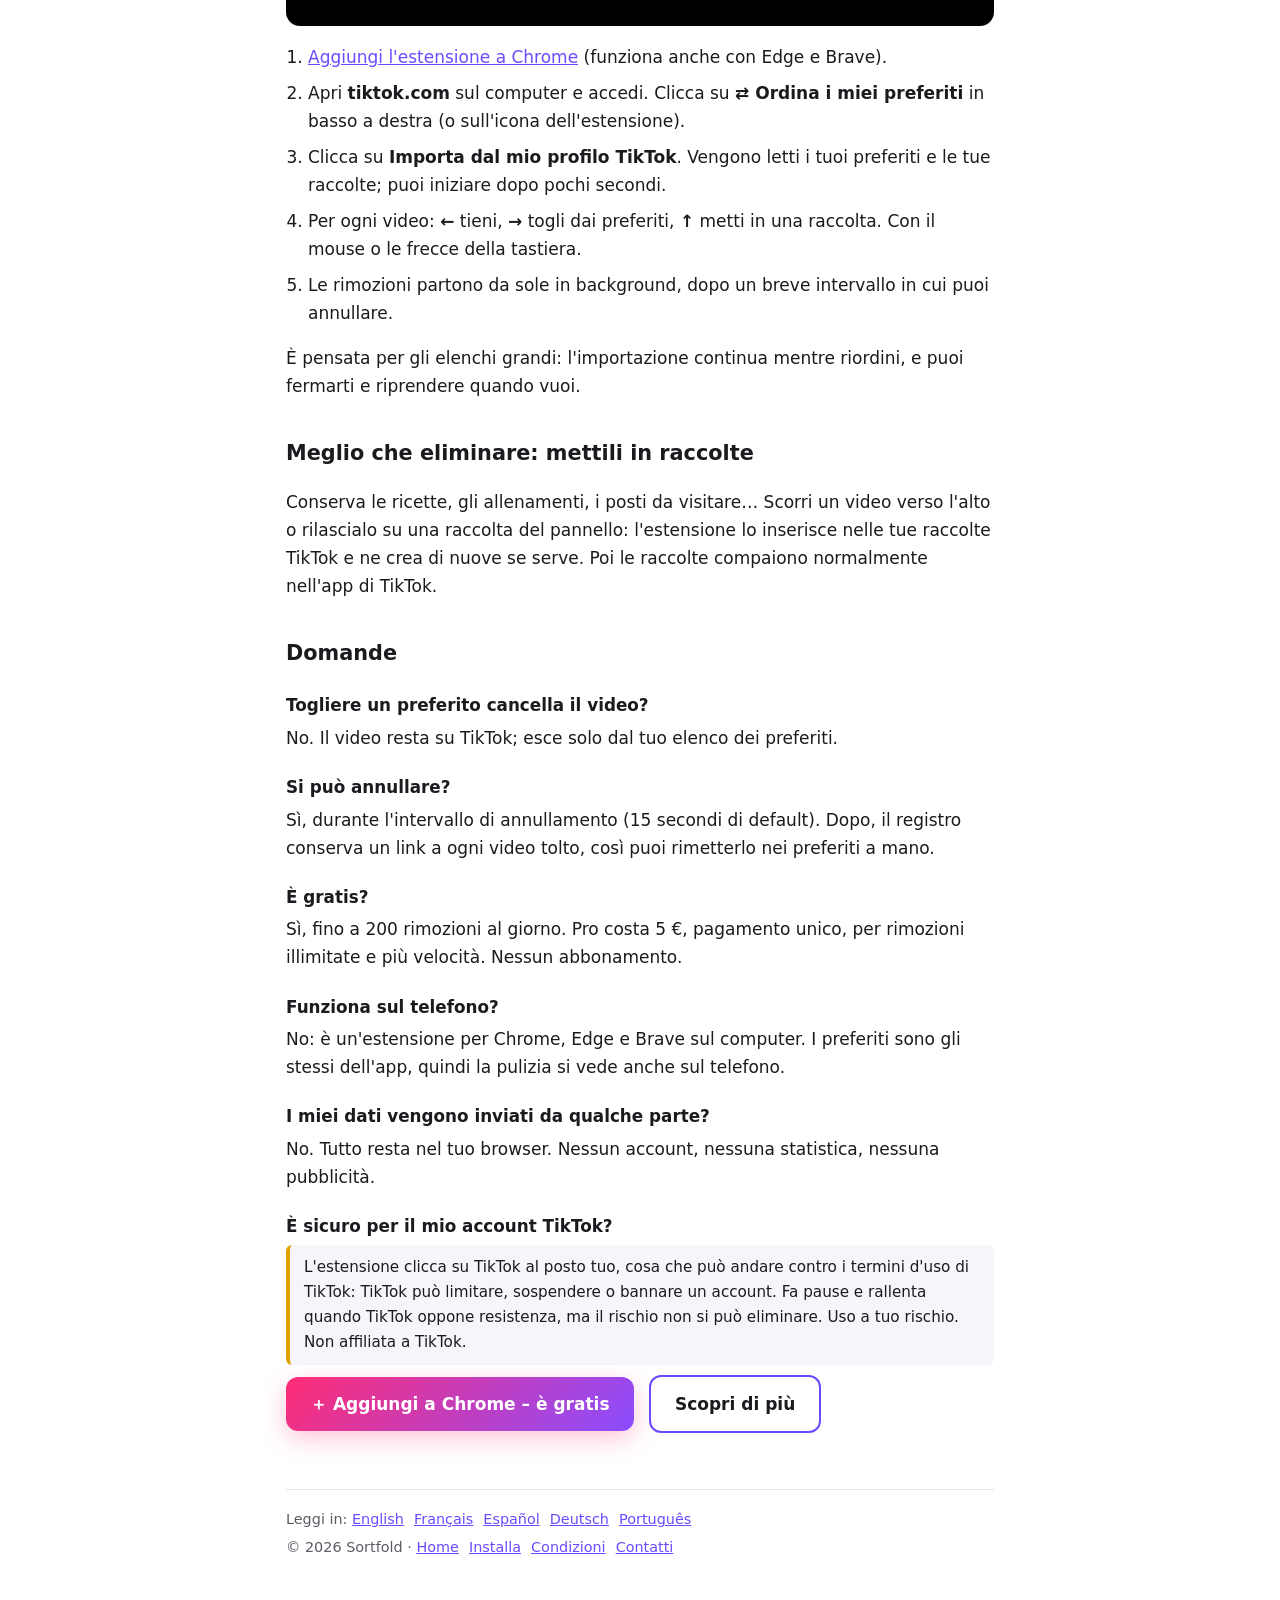
<file: eliminare-tutti-i-preferiti-tiktok.html>
<!doctype html>
<html lang="it">
<head>
<meta charset="utf-8">
<meta name="viewport" content="width=device-width, initial-scale=1">
<title>Come eliminare tutti i preferiti di TikTok (e riordinare il resto) – guida 2026</title>
<meta name="description" content="TikTok non ha un pulsante per togliere tutti i preferiti in una volta. Ecco come rimuovere in blocco i video salvati su TikTok, o metterli in raccolte, con un'estensione gratuita per Chrome.">
<link rel="canonical" href="https://sortfold.github.io/eliminare-tutti-i-preferiti-tiktok.html">
<link rel="alternate" hreflang="en" href="https://sortfold.github.io/how-to-delete-all-tiktok-favorites.html">
<link rel="alternate" hreflang="fr" href="https://sortfold.github.io/supprimer-tous-ses-favoris-tiktok.html">
<link rel="alternate" hreflang="es" href="https://sortfold.github.io/borrar-todos-los-favoritos-de-tiktok.html">
<link rel="alternate" hreflang="de" href="https://sortfold.github.io/alle-tiktok-favoriten-loeschen.html">
<link rel="alternate" hreflang="pt" href="https://sortfold.github.io/apagar-todos-os-favoritos-do-tiktok.html">
<link rel="alternate" hreflang="it" href="https://sortfold.github.io/eliminare-tutti-i-preferiti-tiktok.html">
<link rel="alternate" hreflang="x-default" href="https://sortfold.github.io/how-to-delete-all-tiktok-favorites.html">
<link rel="icon" href="icon.svg" type="image/svg+xml">
<link rel="stylesheet" href="guide.css">
<meta property="og:type" content="article">
<meta property="og:title" content="Come eliminare tutti i preferiti di TikTok">
<meta property="og:description" content="Rimuovi in blocco i video salvati su TikTok, o mettili in raccolte, con un'estensione gratuita per Chrome.">
<meta property="og:image" content="https://sortfold.github.io/hero.png">
<script type="application/ld+json">
{"@context":"https://schema.org","@type":"FAQPage","mainEntity":[
{"@type":"Question","name":"Si possono togliere tutti i preferiti di TikTok in una volta?","acceptedAnswer":{"@type":"Answer","text":"TikTok non ha un pulsante per farlo: i video si tolgono uno alla volta. L'estensione gratuita per Chrome Favorites Cleaner for TikTok mostra i tuoi video salvati come schede e rimuove automaticamente, in background, quelli che scarti."}},
{"@type":"Question","name":"Togliere un preferito cancella il video?","acceptedAnswer":{"@type":"Answer","text":"No. Il video resta su TikTok; esce solo dal tuo elenco dei preferiti."}},
{"@type":"Question","name":"È gratis?","acceptedAnswer":{"@type":"Answer","text":"Sì, fino a 200 rimozioni al giorno. Pro costa 5 euro, pagamento unico, per rimozioni illimitate."}},
{"@type":"Question","name":"Funziona sul telefono?","acceptedAnswer":{"@type":"Answer","text":"No, è un'estensione per Chrome, Edge e Brave sul computer. I preferiti sono gli stessi dell'app, quindi la pulizia si vede anche sul telefono."}}
]}
</script>
</head>
<body>
<main>
<header>
  <a class="brand" href="./"><img src="icon.svg" alt="" width="28" height="28">Favorites Cleaner for TikTok</a>
  <a class="don" href="https://ko-fi.com/sortfold" target="_blank" rel="noopener">☕ Dona</a>
</header>

<h1>Come eliminare tutti i preferiti di TikTok (e riordinare il resto)</h1>
<p class="lead">Centinaia o migliaia di video salvati che non riguardi mai? Ecco il modo veloce per ripulire i tuoi preferiti di TikTok senza aprire ogni video uno per uno.</p>

<div class="answer"><b>In breve</b>TikTok non ha un pulsante "togli tutti i preferiti": nell'app i video si tolgono uno alla volta. Per farlo in blocco, usa l'estensione gratuita per Chrome <b style="display:inline">Favorites Cleaner for TikTok</b> (Pulizia preferiti per TikTok): mostra i video salvati come schede, scarti quelli che non vuoi più e li toglie dai preferiti al posto tuo, in background.</div>

<a class="cta" href="https://chromewebstore.google.com/detail/bbmlmfpeooahhpfhbhkomjflifibodpl">＋ Aggiungi a Chrome – è gratis</a>

<h2>Metodo 1: a mano, nell'app di TikTok</h2>
<ol class="steps">
  <li>Apri il tuo profilo e tocca la scheda <b>Preferiti</b> (icona del segnalibro).</li>
  <li>Apri un video.</li>
  <li>Tocca l'icona del segnalibro finché non è più gialla: il video esce dai preferiti.</li>
  <li>Torna indietro e ripeti per ogni video.</li>
</ol>
<p>Va bene per pochi video. Con centinaia o migliaia ci vogliono ore, ed è facile perdere il conto di quelli già visti.</p>

<h2>Metodo 2: in blocco, con Favorites Cleaner for TikTok</h2>
<img class="hero" src="hero.png" alt="Favorites Cleaner for TikTok: tenere, togliere dai preferiti o riordinare i video salvati" width="1400" height="560" loading="lazy">
<iframe class="video" src="https://www.youtube-nocookie.com/embed/NZrYqJ33BR8" title="Favorites Cleaner for TikTok: how it works (video)" loading="lazy" referrerpolicy="strict-origin-when-cross-origin" allow="encrypted-media; picture-in-picture" allowfullscreen></iframe>
<ol class="steps">
  <li><a href="https://chromewebstore.google.com/detail/bbmlmfpeooahhpfhbhkomjflifibodpl">Aggiungi l'estensione a Chrome</a> (funziona anche con Edge e Brave).</li>
  <li>Apri <b>tiktok.com</b> sul computer e accedi. Clicca su <b>⇄ Ordina i miei preferiti</b> in basso a destra (o sull'icona dell'estensione).</li>
  <li>Clicca su <b>Importa dal mio profilo TikTok</b>. Vengono letti i tuoi preferiti e le tue raccolte; puoi iniziare dopo pochi secondi.</li>
  <li>Per ogni video: <b>←</b> tieni, <b>→</b> togli dai preferiti, <b>↑</b> metti in una raccolta. Con il mouse o le frecce della tastiera.</li>
  <li>Le rimozioni partono da sole in background, dopo un breve intervallo in cui puoi annullare.</li>
</ol>
<p>È pensata per gli elenchi grandi: l'importazione continua mentre riordini, e puoi fermarti e riprendere quando vuoi.</p>

<h2>Meglio che eliminare: mettili in raccolte</h2>
<p>Conserva le ricette, gli allenamenti, i posti da visitare… Scorri un video verso l'alto o rilascialo su una raccolta del pannello: l'estensione lo inserisce nelle tue raccolte TikTok e ne crea di nuove se serve. Poi le raccolte compaiono normalmente nell'app di TikTok.</p>

<h2>Domande</h2>
<div class="faq">
  <h3>Togliere un preferito cancella il video?</h3>
  <p>No. Il video resta su TikTok; esce solo dal tuo elenco dei preferiti.</p>
  <h3>Si può annullare?</h3>
  <p>Sì, durante l'intervallo di annullamento (15 secondi di default). Dopo, il registro conserva un link a ogni video tolto, così puoi rimetterlo nei preferiti a mano.</p>
  <h3>È gratis?</h3>
  <p>Sì, fino a 200 rimozioni al giorno. Pro costa 5 €, pagamento unico, per rimozioni illimitate e più velocità. Nessun abbonamento.</p>
  <h3>Funziona sul telefono?</h3>
  <p>No: è un'estensione per Chrome, Edge e Brave sul computer. I preferiti sono gli stessi dell'app, quindi la pulizia si vede anche sul telefono.</p>
  <h3>I miei dati vengono inviati da qualche parte?</h3>
  <p>No. Tutto resta nel tuo browser. Nessun account, nessuna statistica, nessuna pubblicità.</p>
  <h3>È sicuro per il mio account TikTok?</h3>
  <p class="warn">L'estensione clicca su TikTok al posto tuo, cosa che può andare contro i termini d'uso di TikTok: TikTok può limitare, sospendere o bannare un account. Fa pause e rallenta quando TikTok oppone resistenza, ma il rischio non si può eliminare. Uso a tuo rischio. Non affiliata a TikTok.</p>
</div>

<a class="cta" href="https://chromewebstore.google.com/detail/bbmlmfpeooahhpfhbhkomjflifibodpl">＋ Aggiungi a Chrome – è gratis</a>
<a class="cta alt" href="./">Scopri di più</a>

<footer>
  <div>Leggi in: <a href="how-to-delete-all-tiktok-favorites.html" hreflang="en">English</a><a href="supprimer-tous-ses-favoris-tiktok.html" hreflang="fr">Français</a><a href="borrar-todos-los-favoritos-de-tiktok.html" hreflang="es">Español</a><a href="alle-tiktok-favoriten-loeschen.html" hreflang="de">Deutsch</a><a href="apagar-todos-os-favoritos-do-tiktok.html" hreflang="pt">Português</a></div>
  <div>© 2026 Sortfold · <a href="./">Home</a><a href="install.html">Installa</a><a href="terms.html">Condizioni</a><a href="mailto:sortfold@gmail.com">Contatti</a></div>
</footer>
</main>
</body>
</html>
</file>
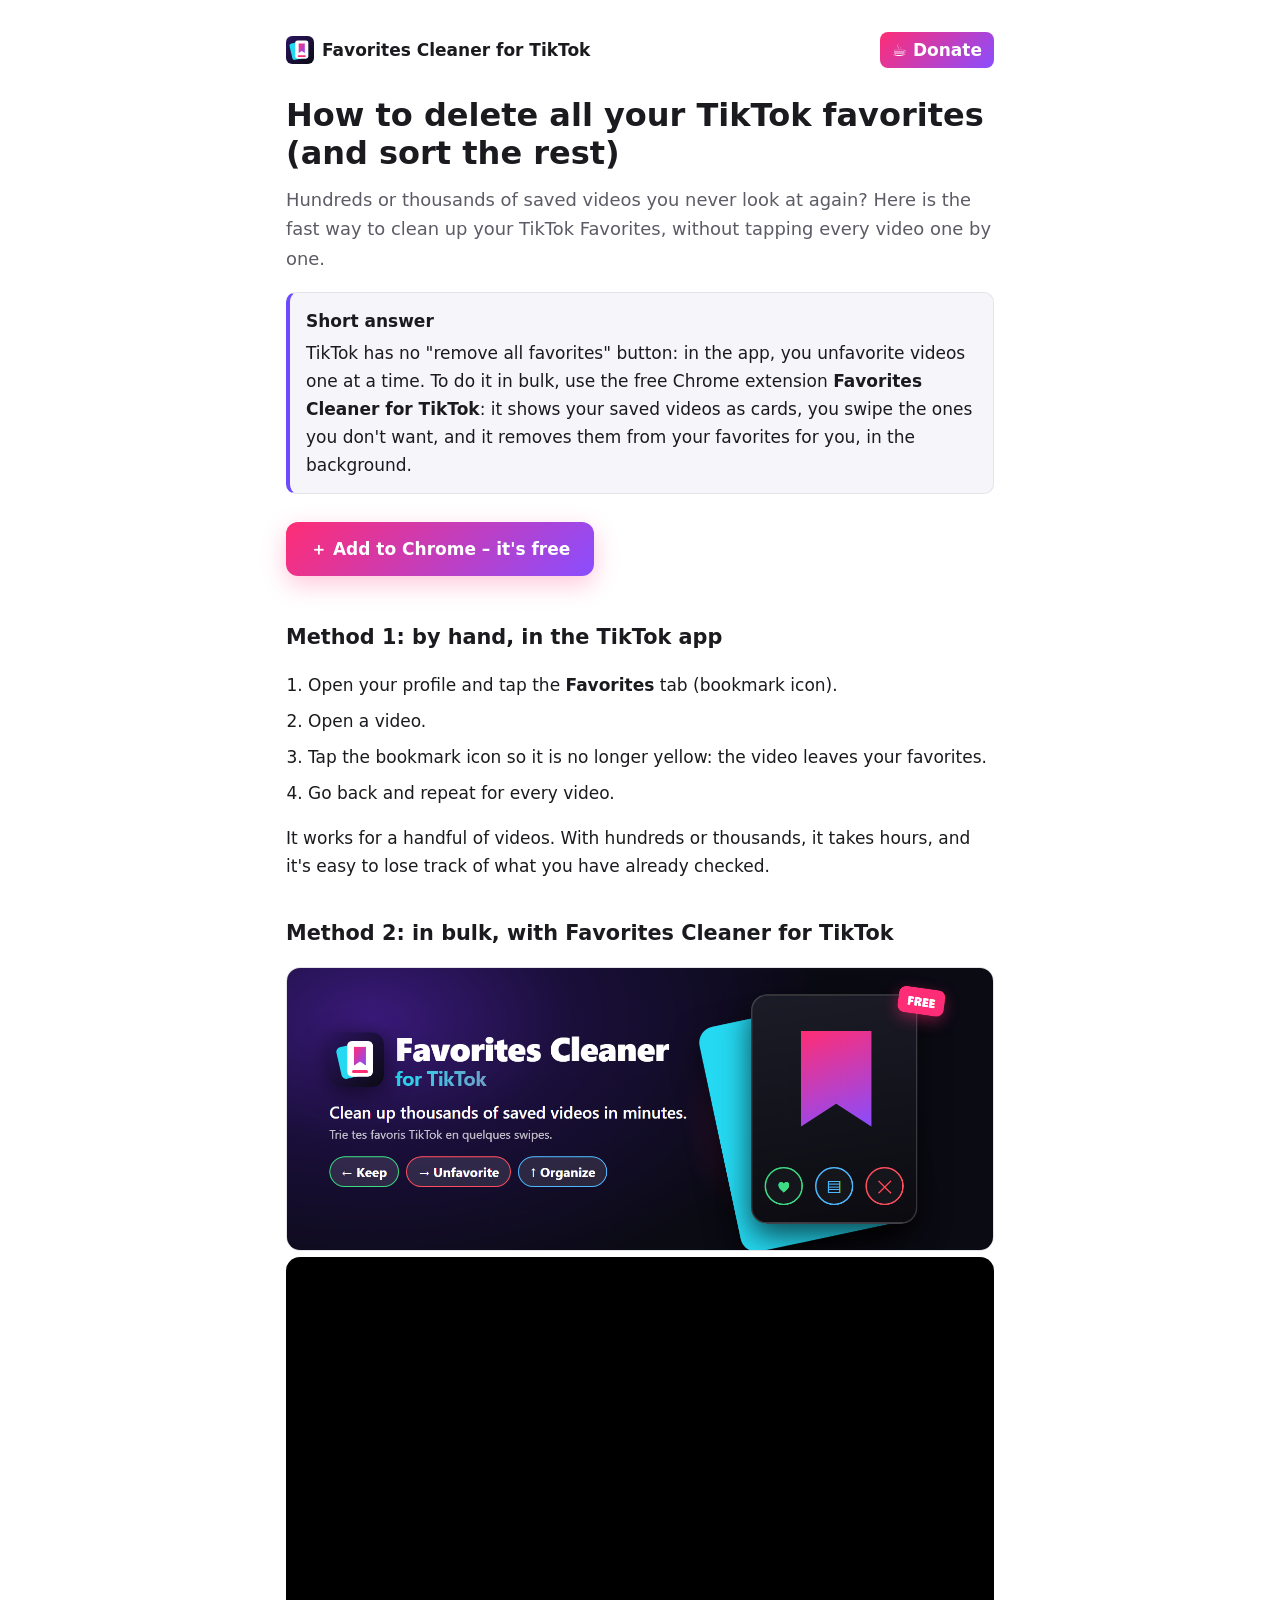
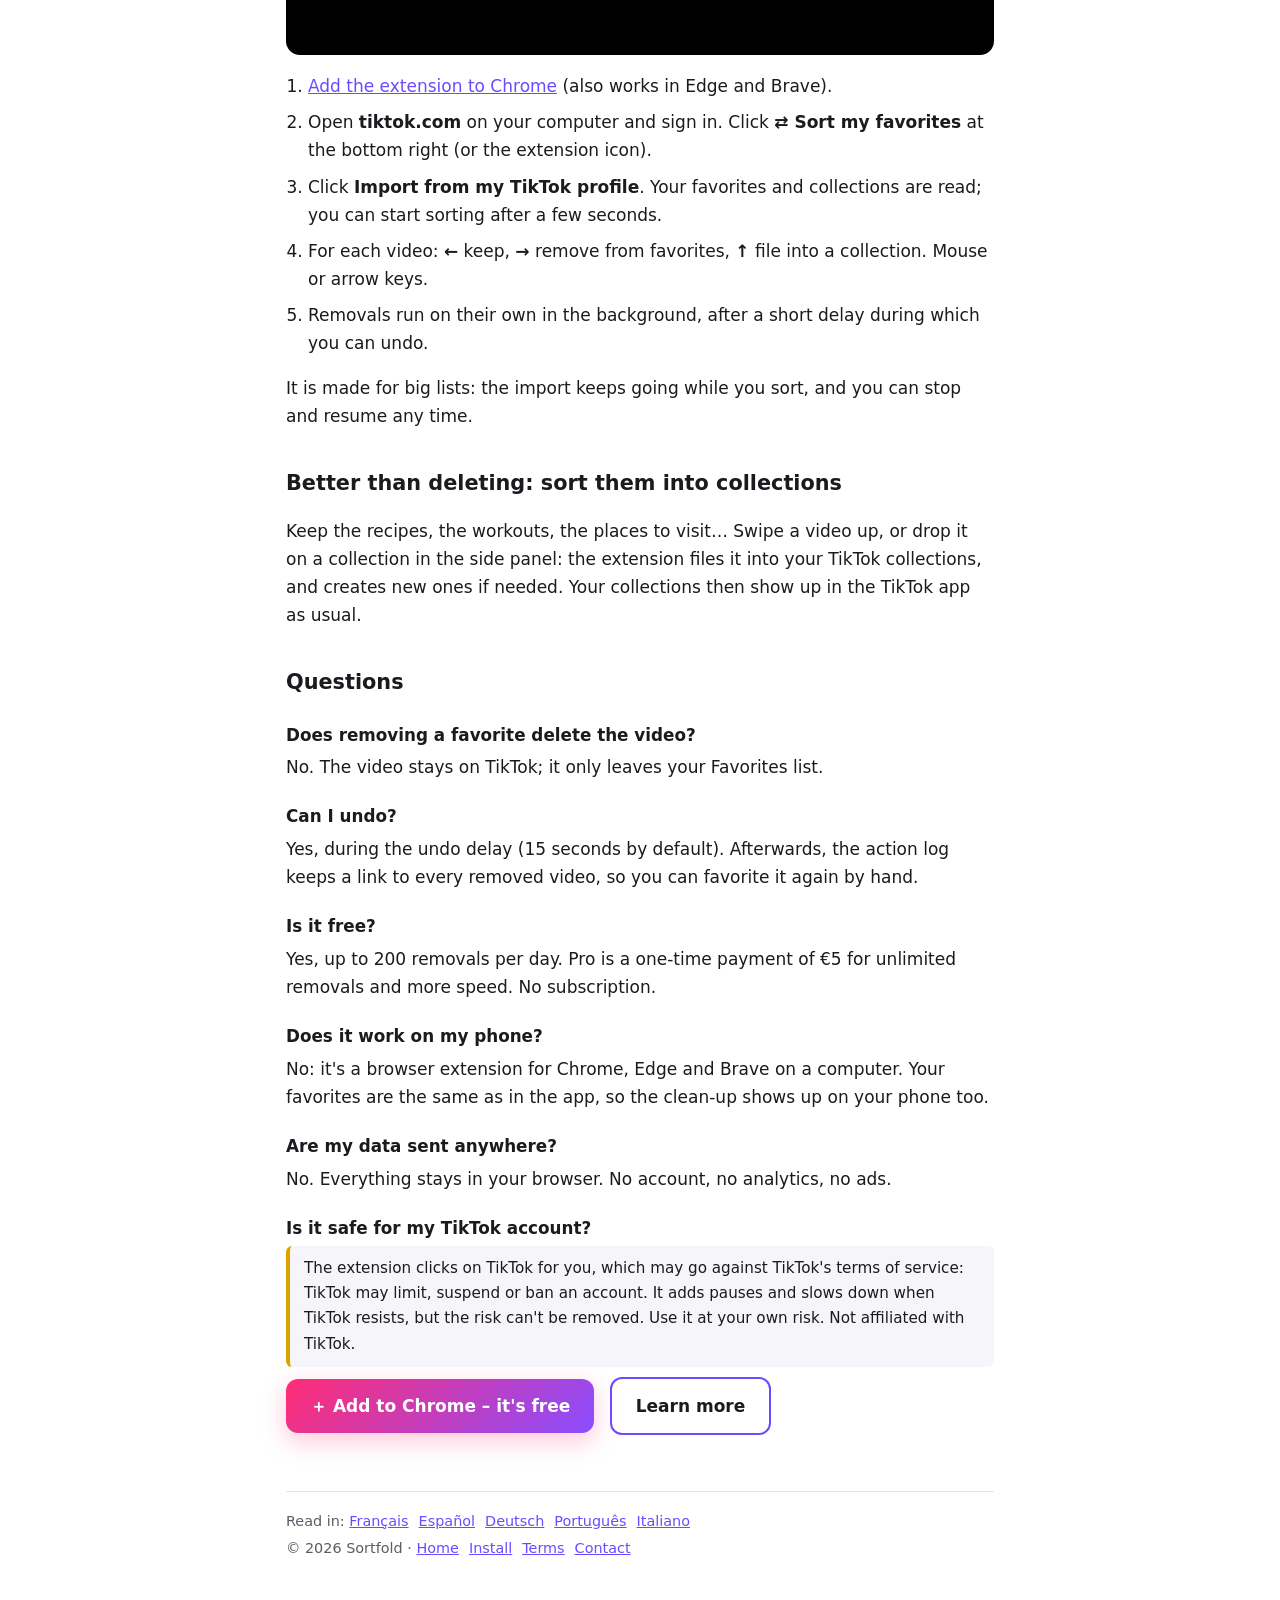
<file: how-to-delete-all-tiktok-favorites.html>
<!doctype html>
<html lang="en">
<head>
<meta charset="utf-8">
<meta name="viewport" content="width=device-width, initial-scale=1">
<title>How to delete all your TikTok favorites (and sort the rest) – 2026 guide</title>
<meta name="description" content="TikTok has no button to remove all favorites at once. Here is how to unfavorite saved TikTok videos in bulk, or sort them into collections, with a free Chrome extension.">
<link rel="canonical" href="https://sortfold.github.io/how-to-delete-all-tiktok-favorites.html">
<link rel="alternate" hreflang="en" href="https://sortfold.github.io/how-to-delete-all-tiktok-favorites.html">
<link rel="alternate" hreflang="fr" href="https://sortfold.github.io/supprimer-tous-ses-favoris-tiktok.html">
<link rel="alternate" hreflang="es" href="https://sortfold.github.io/borrar-todos-los-favoritos-de-tiktok.html">
<link rel="alternate" hreflang="de" href="https://sortfold.github.io/alle-tiktok-favoriten-loeschen.html">
<link rel="alternate" hreflang="pt" href="https://sortfold.github.io/apagar-todos-os-favoritos-do-tiktok.html">
<link rel="alternate" hreflang="it" href="https://sortfold.github.io/eliminare-tutti-i-preferiti-tiktok.html">
<link rel="alternate" hreflang="x-default" href="https://sortfold.github.io/how-to-delete-all-tiktok-favorites.html">
<link rel="icon" href="icon.svg" type="image/svg+xml">
<link rel="stylesheet" href="guide.css">
<meta property="og:type" content="article">
<meta property="og:title" content="How to delete all your TikTok favorites">
<meta property="og:description" content="Unfavorite saved TikTok videos in bulk, or sort them into collections, with a free Chrome extension.">
<meta property="og:image" content="https://sortfold.github.io/hero.png">
<script type="application/ld+json">
{"@context":"https://schema.org","@type":"FAQPage","mainEntity":[
{"@type":"Question","name":"Can I remove all my TikTok favorites at once?","acceptedAnswer":{"@type":"Answer","text":"TikTok has no built-in button for that: you unfavorite videos one by one. The free Chrome extension Favorites Cleaner for TikTok shows your saved videos as cards and removes the ones you swipe away automatically, in the background."}},
{"@type":"Question","name":"Does removing a favorite delete the video?","acceptedAnswer":{"@type":"Answer","text":"No. The video stays on TikTok; it is only removed from your Favorites list."}},
{"@type":"Question","name":"Is it free?","acceptedAnswer":{"@type":"Answer","text":"Yes, up to 200 removals per day. Pro is a one-time payment of 5 euros for unlimited removals."}},
{"@type":"Question","name":"Does it work on my phone?","acceptedAnswer":{"@type":"Answer","text":"No. It is a browser extension for Chrome, Edge and Brave on a computer. Your favorites are the same as in the app, so the result shows up on your phone too."}}
]}
</script>
</head>
<body>
<main>
<header>
  <a class="brand" href="./"><img src="icon.svg" alt="" width="28" height="28">Favorites Cleaner for TikTok</a>
  <a class="don" href="https://ko-fi.com/sortfold" target="_blank" rel="noopener">☕ Donate</a>
</header>

<h1>How to delete all your TikTok favorites (and sort the rest)</h1>
<p class="lead">Hundreds or thousands of saved videos you never look at again? Here is the fast way to clean up your TikTok Favorites, without tapping every video one by one.</p>

<div class="answer"><b>Short answer</b>TikTok has no "remove all favorites" button: in the app, you unfavorite videos one at a time. To do it in bulk, use the free Chrome extension <b style="display:inline">Favorites Cleaner for TikTok</b>: it shows your saved videos as cards, you swipe the ones you don't want, and it removes them from your favorites for you, in the background.</div>

<a class="cta" href="https://chromewebstore.google.com/detail/bbmlmfpeooahhpfhbhkomjflifibodpl">＋ Add to Chrome – it's free</a>

<h2>Method 1: by hand, in the TikTok app</h2>
<ol class="steps">
  <li>Open your profile and tap the <b>Favorites</b> tab (bookmark icon).</li>
  <li>Open a video.</li>
  <li>Tap the bookmark icon so it is no longer yellow: the video leaves your favorites.</li>
  <li>Go back and repeat for every video.</li>
</ol>
<p>It works for a handful of videos. With hundreds or thousands, it takes hours, and it's easy to lose track of what you have already checked.</p>

<h2>Method 2: in bulk, with Favorites Cleaner for TikTok</h2>
<img class="hero" src="hero.png" alt="Favorites Cleaner for TikTok: keep, unfavorite or organize saved videos" width="1400" height="560" loading="lazy">
<iframe class="video" src="https://www.youtube-nocookie.com/embed/NZrYqJ33BR8" title="Favorites Cleaner for TikTok: how it works (video)" loading="lazy" referrerpolicy="strict-origin-when-cross-origin" allow="encrypted-media; picture-in-picture" allowfullscreen></iframe>
<ol class="steps">
  <li><a href="https://chromewebstore.google.com/detail/bbmlmfpeooahhpfhbhkomjflifibodpl">Add the extension to Chrome</a> (also works in Edge and Brave).</li>
  <li>Open <b>tiktok.com</b> on your computer and sign in. Click <b>⇄ Sort my favorites</b> at the bottom right (or the extension icon).</li>
  <li>Click <b>Import from my TikTok profile</b>. Your favorites and collections are read; you can start sorting after a few seconds.</li>
  <li>For each video: <b>←</b> keep, <b>→</b> remove from favorites, <b>↑</b> file into a collection. Mouse or arrow keys.</li>
  <li>Removals run on their own in the background, after a short delay during which you can undo.</li>
</ol>
<p>It is made for big lists: the import keeps going while you sort, and you can stop and resume any time.</p>

<h2>Better than deleting: sort them into collections</h2>
<p>Keep the recipes, the workouts, the places to visit… Swipe a video up, or drop it on a collection in the side panel: the extension files it into your TikTok collections, and creates new ones if needed. Your collections then show up in the TikTok app as usual.</p>

<h2>Questions</h2>
<div class="faq">
  <h3>Does removing a favorite delete the video?</h3>
  <p>No. The video stays on TikTok; it only leaves your Favorites list.</p>
  <h3>Can I undo?</h3>
  <p>Yes, during the undo delay (15 seconds by default). Afterwards, the action log keeps a link to every removed video, so you can favorite it again by hand.</p>
  <h3>Is it free?</h3>
  <p>Yes, up to 200 removals per day. Pro is a one-time payment of €5 for unlimited removals and more speed. No subscription.</p>
  <h3>Does it work on my phone?</h3>
  <p>No: it's a browser extension for Chrome, Edge and Brave on a computer. Your favorites are the same as in the app, so the clean-up shows up on your phone too.</p>
  <h3>Are my data sent anywhere?</h3>
  <p>No. Everything stays in your browser. No account, no analytics, no ads.</p>
  <h3>Is it safe for my TikTok account?</h3>
  <p class="warn">The extension clicks on TikTok for you, which may go against TikTok's terms of service: TikTok may limit, suspend or ban an account. It adds pauses and slows down when TikTok resists, but the risk can't be removed. Use it at your own risk. Not affiliated with TikTok.</p>
</div>

<a class="cta" href="https://chromewebstore.google.com/detail/bbmlmfpeooahhpfhbhkomjflifibodpl">＋ Add to Chrome – it's free</a>
<a class="cta alt" href="./">Learn more</a>

<footer>
  <div>Read in: <a href="supprimer-tous-ses-favoris-tiktok.html" hreflang="fr">Français</a><a href="borrar-todos-los-favoritos-de-tiktok.html" hreflang="es">Español</a><a href="alle-tiktok-favoriten-loeschen.html" hreflang="de">Deutsch</a><a href="apagar-todos-os-favoritos-do-tiktok.html" hreflang="pt">Português</a><a href="eliminare-tutti-i-preferiti-tiktok.html" hreflang="it">Italiano</a></div>
  <div>© 2026 Sortfold · <a href="./">Home</a><a href="install.html">Install</a><a href="terms.html">Terms</a><a href="mailto:sortfold@gmail.com">Contact</a></div>
</footer>
</main>
</body>
</html>
</file>
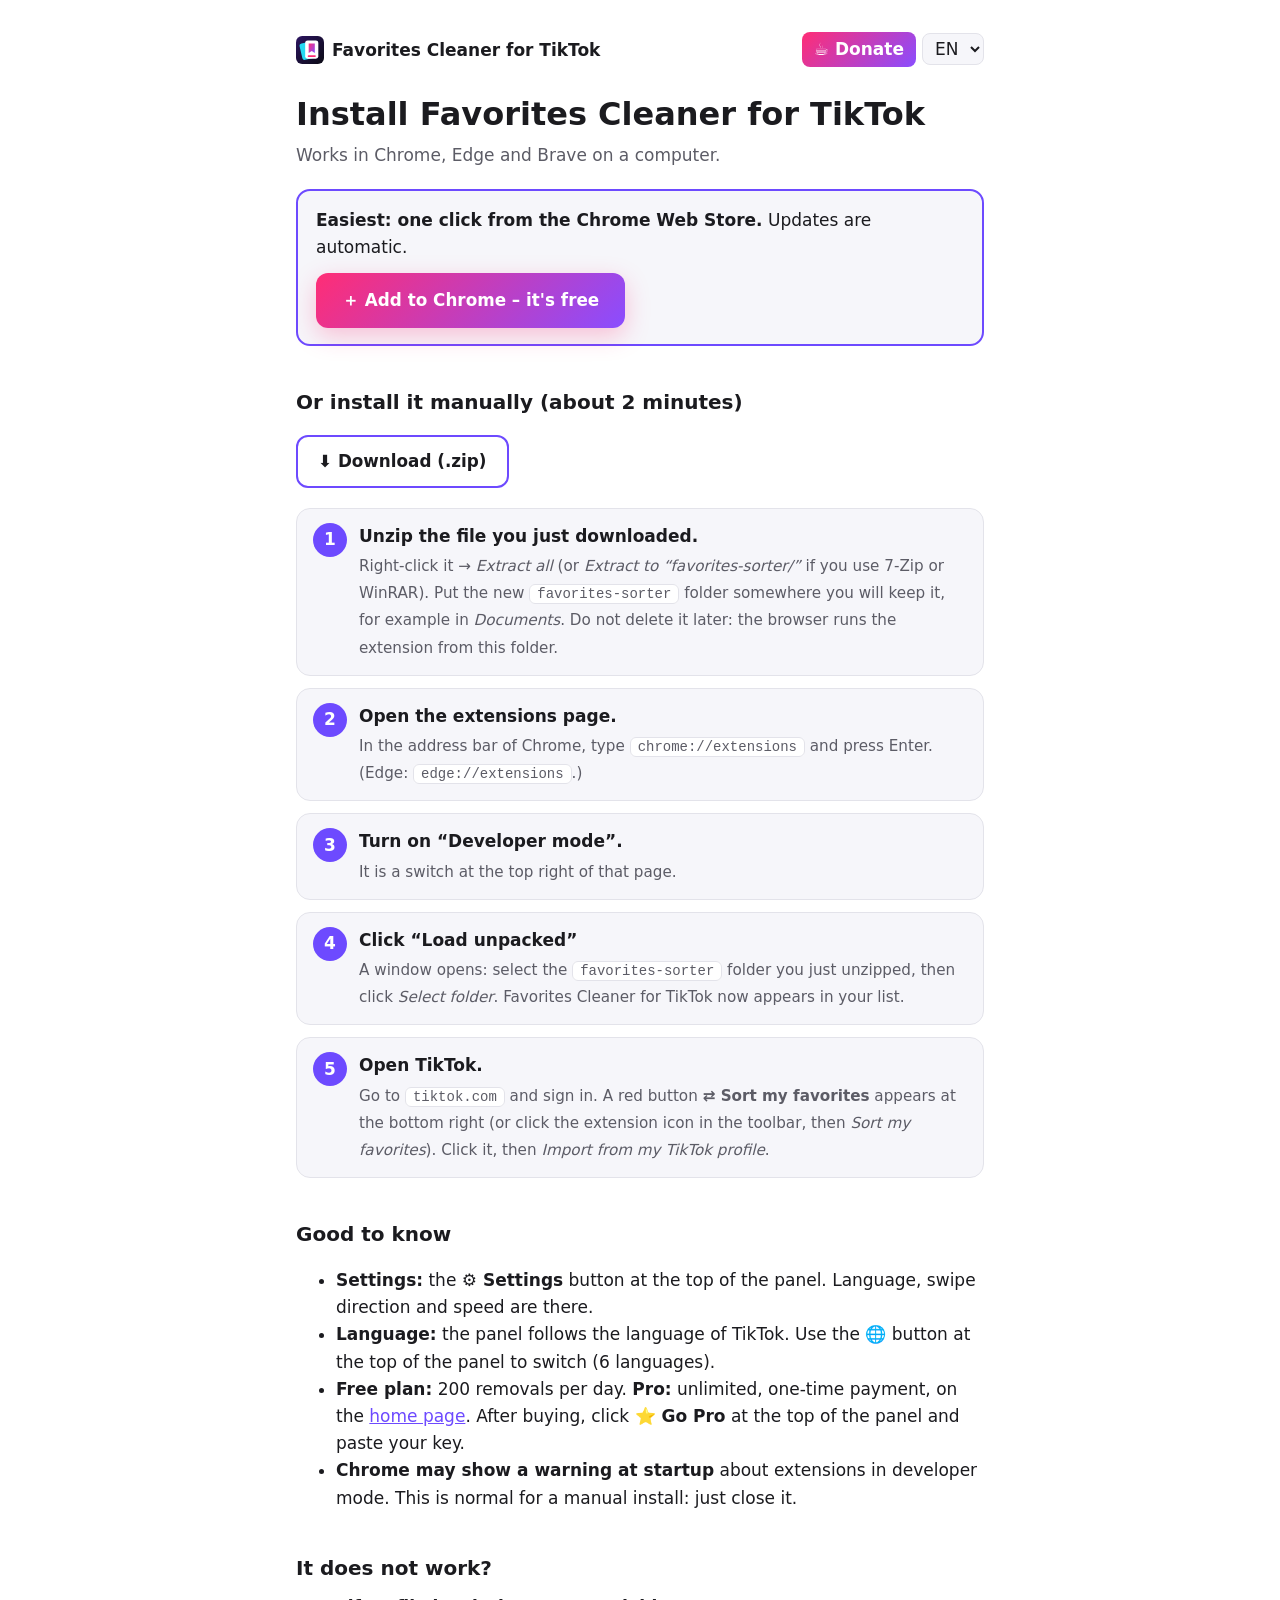
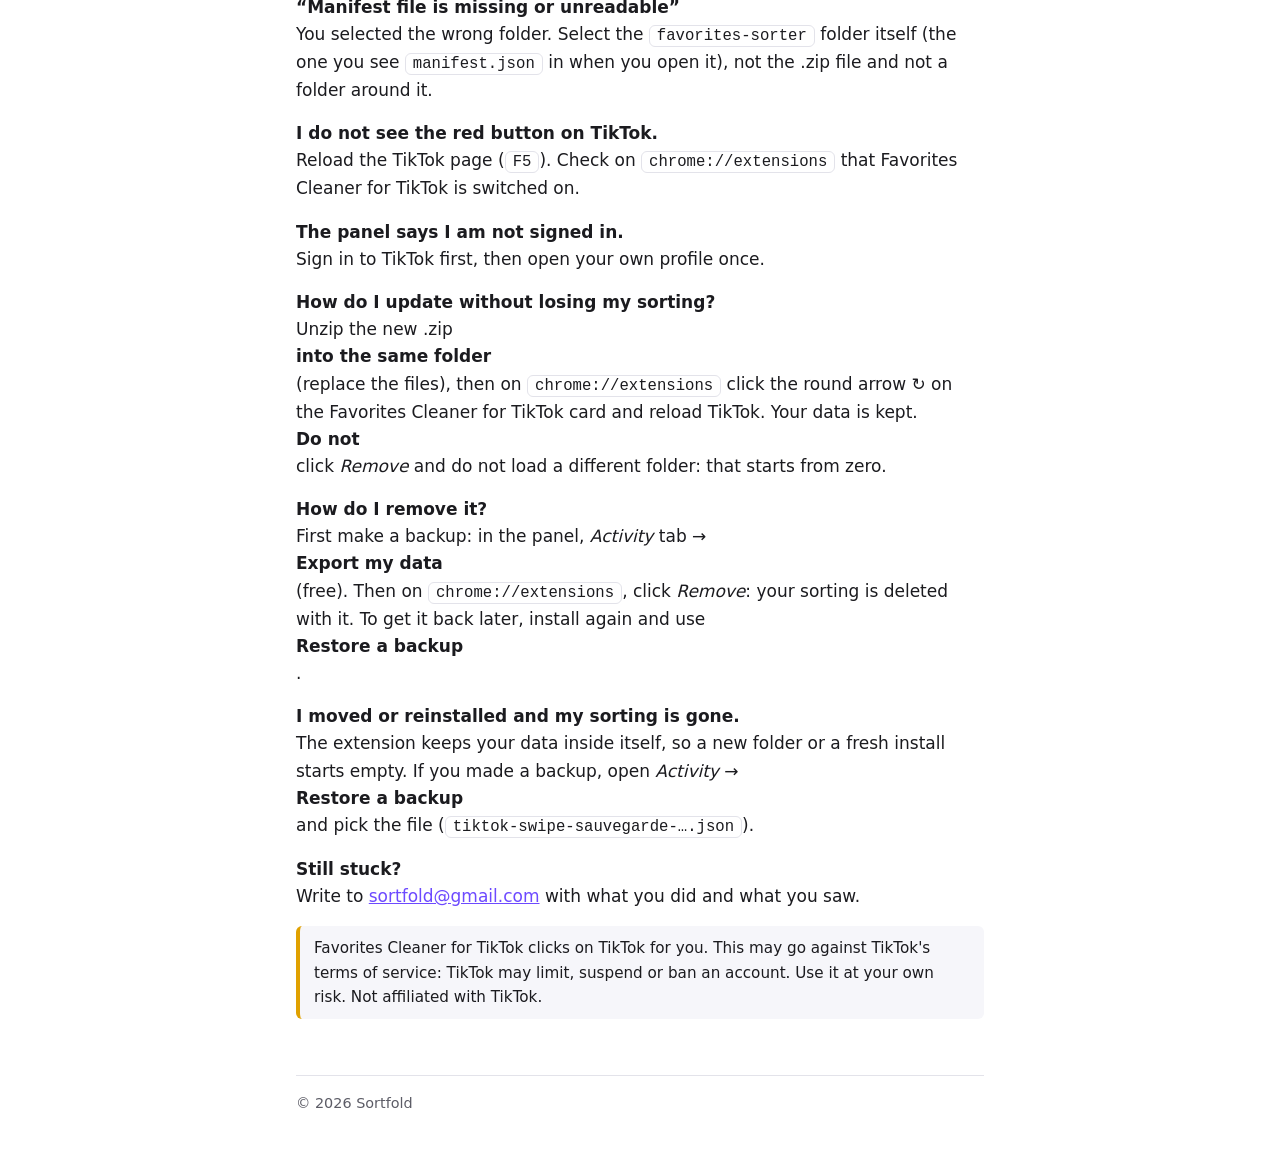
<file: install.html>
<!doctype html>
<html lang="en">
<head>
<meta charset="utf-8">
<link rel="icon" href="icon.svg" type="image/svg+xml">
<meta name="viewport" content="width=device-width, initial-scale=1">
<title>Install Favorites Cleaner for TikTok – Sortfold</title>
<meta name="description" content="Install Favorites Cleaner for TikTok in Chrome in 2 minutes, step by step. Installer Nettoyeur de favoris pour TikTok dans Chrome en 2 minutes.">
<style>
:root { --bg:#fff; --fg:#1b1b1f; --mute:#5c5c66; --line:#e3e3ea; --acc:#6d4aff; --card:#f6f6fa; }
@media (prefers-color-scheme: dark) { :root { --bg:#141418; --fg:#ececf1; --mute:#a0a0ad; --line:#2c2c34; --acc:#9a83ff; --card:#1d1d24; } }
* { box-sizing: border-box; }
body { margin:0; background:var(--bg); color:var(--fg); font:17px/1.6 system-ui,-apple-system,"Segoe UI",Roboto,sans-serif; }
main { max-width:720px; margin:0 auto; padding:24px 16px 64px; }
header { display:flex; justify-content:space-between; align-items:center; gap:12px; padding:8px 0 20px; }
.brand { font-weight:700; text-decoration:none; color:inherit; }
.don { display:inline-block; text-decoration:none; font-weight:700; color:#fff; background:linear-gradient(135deg,#ff2d75,#8a4dff); border-radius:8px; padding:4px 12px; margin-right:6px; }
.don:hover { filter:brightness(1.1); }
.lang { white-space:nowrap; }
@media (max-width:480px) { .don { padding:4px 9px; } .don span { font-size:0; } .don span::before { content:"☕"; font-size:1rem; } }
.lang button { background:none; border:1px solid var(--line); color:var(--fg); border-radius:8px; padding:4px 10px; cursor:pointer; font:inherit; }
.lang button[aria-pressed="true"] { background:var(--acc); color:#fff; border-color:var(--acc); }
h1 { font-size:2rem; line-height:1.2; margin:8px 0 8px; }
h2 { font-size:1.25rem; margin:40px 0 10px; }
.lead { color:var(--mute); margin:0 0 20px; }
.cta { display:inline-block; background:linear-gradient(135deg,#ff2d75,#8a4dff); color:#fff; padding:14px 26px; border-radius:12px; text-decoration:none; font-weight:800; font-size:1.05rem; box-shadow:0 8px 24px #ff2d7544; transition:transform .15s, box-shadow .15s; }
.cta:hover { transform:translateY(-2px); box-shadow:0 12px 30px #ff2d7566; }
.store { background:var(--card); border:2px solid var(--acc); border-radius:14px; padding:16px 18px; margin:0 0 28px; }
.store p { margin:0 0 12px; }
.cta.alt { background:none; color:var(--fg); border:2px solid var(--acc); box-shadow:none; font-weight:700; padding:11px 20px; }
.steps { list-style:none; counter-reset:s; padding:0; margin:20px 0; }
.steps li { counter-increment:s; position:relative; background:var(--card); border:1px solid var(--line); border-radius:14px; padding:14px 16px 14px 62px; margin:12px 0; }
.steps li::before { content:counter(s); position:absolute; left:16px; top:14px; width:34px; height:34px; border-radius:50%; background:var(--acc); color:#fff; font-weight:700; display:grid; place-items:center; }
.steps b { display:block; margin-bottom:2px; }
.steps span { color:var(--mute); font-size:.95rem; }
code, kbd { background:var(--bg); border:1px solid var(--line); border-radius:6px; padding:1px 7px; font-size:.92em; }
.faq p { margin:4px 0 16px; }
.faq b { display:block; }
.warn { border-left:4px solid #e0a100; background:var(--card); padding:10px 14px; border-radius:6px; font-size:.95rem; }
a { color:var(--acc); }
footer { margin-top:56px; padding-top:16px; border-top:1px solid var(--line); color:var(--mute); font-size:.9rem; }
html:not([data-lang]) [lang]:not([lang="en"]), html[data-lang="en"] [lang]:not([lang="en"]), html[data-lang="fr"] [lang]:not([lang="fr"]), html[data-lang="es"] [lang]:not([lang="es"]), html[data-lang="de"] [lang]:not([lang="de"]), html[data-lang="pt"] [lang]:not([lang="pt"]), html[data-lang="it"] [lang]:not([lang="it"]) { display:none; }
.lang select { background:var(--card); border:1px solid var(--line); color:var(--fg); border-radius:8px; padding:4px 8px; font:inherit; cursor:pointer; }
</style>
</head>
<body>
<main>
<header>
  <a class="brand" href="./"><img src="icon.svg" alt="" width="28" height="28" style="vertical-align:-8px;margin-right:8px">Favorites Cleaner for TikTok</a>
  <span class="lang"><a class="don" href="https://ko-fi.com/sortfold" target="_blank" rel="noopener"><span lang="en">☕ Donate</span><span lang="fr">☕ Faire un don</span><span lang="es">☕ Donar</span><span lang="de">☕ Spenden</span><span lang="pt">☕ Doar</span><span lang="it">☕ Dona</span></a><select id="lang-sel" aria-label="Language"><option value="en">EN</option><option value="fr">FR</option><option value="es">ES</option><option value="de">DE</option><option value="pt">PT</option><option value="it">IT</option></select></span>
</header>

<!-- ============ ENGLISH ============ -->
<div lang="en">
<h1>Install Favorites Cleaner for TikTok</h1>
<p class="lead">Works in Chrome, Edge and Brave on a computer.</p>
<div class="store"><p><b>Easiest: one click from the Chrome Web Store.</b> Updates are automatic.</p><a class="cta" href="https://chromewebstore.google.com/detail/bbmlmfpeooahhpfhbhkomjflifibodpl">＋ Add to Chrome – it's free</a></div>
<h2>Or install it manually (about 2 minutes)</h2>
<p><a class="cta alt" href="favorites-sorter.zip" download>⬇ Download (.zip)</a></p>

<ol class="steps">
  <li><b>Unzip the file you just downloaded.</b><span>Right-click it → <i>Extract all</i> (or <i>Extract to “favorites-sorter/”</i> if you use 7-Zip or WinRAR). Put the new <code>favorites-sorter</code> folder somewhere you will keep it, for example in <i>Documents</i>. Do not delete it later: the browser runs the extension from this folder.</span></li>
  <li><b>Open the extensions page.</b><span>In the address bar of Chrome, type <code>chrome://extensions</code> and press Enter. (Edge: <code>edge://extensions</code>.)</span></li>
  <li><b>Turn on “Developer mode”.</b><span>It is a switch at the top right of that page.</span></li>
  <li><b>Click “Load unpacked”</b><span>A window opens: select the <code>favorites-sorter</code> folder you just unzipped, then click <i>Select folder</i>. Favorites Cleaner for TikTok now appears in your list.</span></li>
  <li><b>Open TikTok.</b><span>Go to <code>tiktok.com</code> and sign in. A red button <b style="display:inline">⇄ Sort my favorites</b> appears at the bottom right (or click the extension icon in the toolbar, then <i>Sort my favorites</i>). Click it, then <i>Import from my TikTok profile</i>.</span></li>
</ol>

<h2>Good to know</h2>
<ul>
  <li><b>Settings:</b> the <b>⚙ Settings</b> button at the top of the panel. Language, swipe direction and speed are there.</li>
  <li><b>Language:</b> the panel follows the language of TikTok. Use the <b>🌐</b> button at the top of the panel to switch (6 languages).</li>
  <li><b>Free plan:</b> 200 removals per day. <b>Pro:</b> unlimited, one-time payment, on the <a href="./">home page</a>. After buying, click <b>⭐ Go Pro</b> at the top of the panel and paste your key.</li>
  <li><b>Chrome may show a warning at startup</b> about extensions in developer mode. This is normal for a manual install: just close it.</li>
</ul>

<h2>It does not work?</h2>
<div class="faq">
  <p><b>“Manifest file is missing or unreadable”</b>You selected the wrong folder. Select the <code>favorites-sorter</code> folder itself (the one you see <code>manifest.json</code> in when you open it), not the .zip file and not a folder around it.</p>
  <p><b>I do not see the red button on TikTok.</b>Reload the TikTok page (<kbd>F5</kbd>). Check on <code>chrome://extensions</code> that Favorites Cleaner for TikTok is switched on.</p>
  <p><b>The panel says I am not signed in.</b>Sign in to TikTok first, then open your own profile once.</p>
  <p><b>How do I update without losing my sorting?</b>Unzip the new .zip <b>into the same folder</b> (replace the files), then on <code>chrome://extensions</code> click the round arrow ↻ on the Favorites Cleaner for TikTok card and reload TikTok. Your data is kept. <b>Do not</b> click <i>Remove</i> and do not load a different folder: that starts from zero.</p>
  <p><b>How do I remove it?</b>First make a backup: in the panel, <i>Activity</i> tab → <b>Export my data</b> (free). Then on <code>chrome://extensions</code>, click <i>Remove</i>: your sorting is deleted with it. To get it back later, install again and use <b>Restore a backup</b>.</p>
  <p><b>I moved or reinstalled and my sorting is gone.</b>The extension keeps your data inside itself, so a new folder or a fresh install starts empty. If you made a backup, open <i>Activity</i> → <b>Restore a backup</b> and pick the file (<code>tiktok-swipe-sauvegarde-….json</code>).</p>
  <p><b>Still stuck?</b>Write to <a href="mailto:sortfold@gmail.com">sortfold@gmail.com</a> with what you did and what you saw.</p>
</div>

<p class="warn">Favorites Cleaner for TikTok clicks on TikTok for you. This may go against TikTok's terms of service: TikTok may limit, suspend or ban an account. Use it at your own risk. Not affiliated with TikTok.</p>
</div>

<!-- ============ FRANÇAIS ============ -->
<div lang="fr">
<h1>Installer Nettoyeur de favoris pour TikTok</h1>
<p class="lead">Fonctionne sur ordinateur avec Chrome, Edge et Brave.</p>
<div class="store"><p><b>Le plus simple : en un clic depuis le Chrome Web Store.</b> Les mises à jour sont automatiques.</p><a class="cta" href="https://chromewebstore.google.com/detail/bbmlmfpeooahhpfhbhkomjflifibodpl">＋ Ajouter à Chrome – c'est gratuit</a></div>
<h2>Ou installe-la à la main (environ 2 minutes)</h2>
<p><a class="cta alt" href="favorites-sorter.zip" download>⬇ Télécharger (.zip)</a></p>

<ol class="steps">
  <li><b>Décompresse le fichier téléchargé.</b><span>Clic droit dessus → <i>Extraire tout</i> (ou <i>Extraire vers « favorites-sorter/ »</i> si tu utilises 7-Zip ou WinRAR). Mets le nouveau dossier <code>favorites-sorter</code> à un endroit où il restera, par exemple dans <i>Documents</i>. Ne le supprime pas ensuite : le navigateur fait tourner l'extension depuis ce dossier.</span></li>
  <li><b>Ouvre la page des extensions.</b><span>Dans la barre d'adresse de Chrome, tape <code>chrome://extensions</code> puis Entrée. (Edge : <code>edge://extensions</code>.)</span></li>
  <li><b>Active le « Mode développeur ».</b><span>C'est un interrupteur en haut à droite de cette page.</span></li>
  <li><b>Clique sur « Charger l'extension non empaquetée »</b><span>Une fenêtre s'ouvre : sélectionne le dossier <code>favorites-sorter</code> que tu viens de décompresser, puis clique sur <i>Sélectionner un dossier</i>. Nettoyeur de favoris pour TikTok apparaît alors dans ta liste.</span></li>
  <li><b>Ouvre TikTok.</b><span>Va sur <code>tiktok.com</code> et connecte-toi. Un bouton rouge <b style="display:inline">⇄ Trier mes favoris</b> apparaît en bas à droite (ou clique sur l’icône de l’extension dans la barre d’outils, puis <i>Trier mes favoris</i>). Clique dessus, puis sur <i>Importer depuis mon profil TikTok</i>.</span></li>
</ol>

<h2>Bon à savoir</h2>
<ul>
  <li><b>Réglages :</b> le bouton <b>⚙ Réglages</b> en haut du panneau. La langue, le sens des gestes et la vitesse y sont.</li>
  <li><b>Langue :</b> le panneau suit la langue de TikTok. Le bouton <b>🌐</b> en haut du panneau permet d'en changer (6 langues).</li>
  <li><b>Version gratuite :</b> 200 retraits par jour. <b>Pro :</b> illimité, paiement unique, sur la <a href="./">page d'accueil</a>. Après l'achat, clique sur <b>⭐ Passer en Pro</b> en haut du panneau et colle ta clé.</li>
  <li><b>Chrome peut afficher un avertissement au démarrage</b> sur les extensions en mode développeur. C'est normal pour une installation manuelle : ferme-le simplement.</li>
</ul>

<h2>Ça ne marche pas ?</h2>
<div class="faq">
  <p><b>« Le fichier manifeste est manquant ou illisible »</b>Tu as sélectionné le mauvais dossier. Sélectionne le dossier <code>favorites-sorter</code> lui-même (celui où tu vois <code>manifest.json</code> quand tu l'ouvres), pas le fichier .zip ni un dossier qui l'entoure.</p>
  <p><b>Je ne vois pas le bouton rouge sur TikTok.</b>Recharge la page TikTok (<kbd>F5</kbd>). Vérifie sur <code>chrome://extensions</code> que Nettoyeur de favoris pour TikTok est activé.</p>
  <p><b>Le panneau dit que je ne suis pas connecté.</b>Connecte-toi d'abord à TikTok, puis ouvre une fois ton propre profil.</p>
  <p><b>Comment mettre à jour sans perdre mon tri ?</b>Décompresse le nouveau .zip <b>dans le même dossier</b> (remplace les fichiers), puis sur <code>chrome://extensions</code> clique sur la flèche ronde ↻ de la carte Nettoyeur de favoris pour TikTok et recharge TikTok. Tes données sont conservées. <b>Ne clique pas</b> sur <i>Supprimer</i> et ne charge pas un autre dossier : ça repart de zéro.</p>
  <p><b>Comment le supprimer ?</b>Fais d'abord une sauvegarde : dans le panneau, onglet <i>Suivi</i> → <b>Exporter mes données</b> (gratuit). Puis sur <code>chrome://extensions</code>, clique sur <i>Supprimer</i> : ton tri est supprimé avec. Pour le retrouver plus tard, réinstalle et utilise <b>Restaurer une sauvegarde</b>.</p>
  <p><b>J'ai déplacé ou réinstallé et mon tri a disparu.</b>L'extension garde tes données à l'intérieur d'elle-même : un nouveau dossier ou une nouvelle installation repart de zéro. Si tu as une sauvegarde, ouvre <i>Suivi</i> → <b>Restaurer une sauvegarde</b> et choisis le fichier (<code>tiktok-swipe-sauvegarde-….json</code>).</p>
  <p><b>Toujours bloqué ?</b>Écris à <a href="mailto:sortfold@gmail.com">sortfold@gmail.com</a> en disant ce que tu as fait et ce que tu as vu.</p>
</div>

<p class="warn">Nettoyeur de favoris pour TikTok clique sur TikTok à ta place. Cela peut aller à l'encontre des conditions d'utilisation de TikTok : TikTok peut limiter, suspendre ou bannir un compte. Tu l'utilises à tes propres risques. Non affilié à TikTok.</p>
</div>

<!-- ============ ESPAÑOL ============ -->
<div lang="es">
<h1>Instalar Favorites Cleaner for TikTok</h1>
<p class="lead">Funciona en ordenador con Chrome, Edge y Brave.</p>
<div class="store"><p><b>Lo más fácil: un clic desde la Chrome Web Store.</b> Las actualizaciones son automáticas.</p><a class="cta" href="https://chromewebstore.google.com/detail/bbmlmfpeooahhpfhbhkomjflifibodpl">＋ Añadir a Chrome – es gratis</a></div>
<h2>O instálala a mano (unos 2 minutos)</h2>
<p><a class="cta alt" href="favorites-sorter.zip" download>⬇ Descargar (.zip)</a></p>
<ol class="steps">
  <li><b>Descomprime el archivo descargado.</b><span>Clic derecho → <i>Extraer todo</i> (o <i>Extraer en «favorites-sorter/»</i> con 7-Zip o WinRAR). Deja la carpeta <code>favorites-sorter</code> en un sitio donde vaya a quedarse, por ejemplo en <i>Documentos</i>. No la borres después: el navegador ejecuta la extensión desde esa carpeta.</span></li>
  <li><b>Abre la página de extensiones.</b><span>En la barra de direcciones de Chrome, escribe <code>chrome://extensions</code> y pulsa Intro. (Edge: <code>edge://extensions</code>.)</span></li>
  <li><b>Activa el «Modo de desarrollador».</b><span>Es un interruptor arriba a la derecha de esa página.</span></li>
  <li><b>Haz clic en «Cargar descomprimida»</b><span>Se abre una ventana: selecciona la carpeta <code>favorites-sorter</code> que acabas de descomprimir y haz clic en <i>Seleccionar carpeta</i>. La extensión aparece en tu lista.</span></li>
  <li><b>Abre TikTok.</b><span>Ve a <code>tiktok.com</code> e inicia sesión. Aparece un botón rojo <b style="display:inline">⇄ Ordenar mis favoritos</b> abajo a la derecha (o haz clic en el icono de la extensión en la barra de herramientas). Haz clic y luego en <i>Importar desde mi perfil de TikTok</i>.</span></li>
</ol>
<h2>Bueno saber</h2>
<ul>
  <li><b>Ajustes:</b> el botón <b>⚙ Ajustes</b> arriba del panel: idioma, sentido de los gestos y velocidad.</li>
  <li><b>Idioma:</b> el panel sigue el idioma de TikTok. El botón <b>🌐</b> arriba del panel permite cambiarlo (6 idiomas).</li>
  <li><b>Versión gratuita:</b> 200 eliminaciones al día. <b>Pro:</b> ilimitado, pago único, en la <a href="./">página de inicio</a>. Tras la compra, haz clic en <b>⭐ Pasar a Pro</b> arriba del panel y pega tu clave.</li>
  <li><b>Chrome puede mostrar un aviso al arrancar</b> sobre las extensiones en modo de desarrollador. Es normal en una instalación manual: ciérralo.</li>
</ul>
<h2>¿No funciona?</h2>
<div class="faq">
  <p><b>«Falta el archivo de manifiesto o no se puede leer»</b>Has elegido la carpeta equivocada. Selecciona la carpeta <code>favorites-sorter</code> misma (la que contiene <code>manifest.json</code>), no el .zip ni una carpeta que la rodee.</p>
  <p><b>No veo el botón rojo en TikTok.</b>Recarga la página de TikTok (<kbd>F5</kbd>) y comprueba en <code>chrome://extensions</code> que la extensión está activada.</p>
  <p><b>¿Cómo actualizo sin perder mi orden?</b>Descomprime el nuevo .zip <b>en la misma carpeta</b> (reemplaza los archivos), haz clic en la flecha ↻ de la extensión en <code>chrome://extensions</code> y recarga TikTok. Tus datos se conservan. <b>No</b> hagas clic en <i>Quitar</i> ni cargues otra carpeta: empezarías de cero.</p>
  <p><b>¿Cómo la quito?</b>Antes, haz una copia de seguridad: pestaña <i>Actividad</i> → <b>Exportar mis datos</b>. Luego <i>Quitar</i> en <code>chrome://extensions</code>. Para recuperarlo, reinstala y usa <b>Restaurar una copia de seguridad</b>.</p>
  <p><b>¿Sigues atascado?</b>Escribe a <a href="mailto:sortfold@gmail.com">sortfold@gmail.com</a> contando qué hiciste y qué viste.</p>
</div>
<p class="warn">La extensión hace clics en TikTok por ti. Esto puede ir en contra de las condiciones de uso de TikTok: TikTok puede limitar, suspender o bloquear una cuenta. Úsala bajo tu propia responsabilidad. No afiliada a TikTok.</p>
</div>

<!-- ============ DEUTSCH ============ -->
<div lang="de">
<h1>Favorites Cleaner for TikTok installieren</h1>
<p class="lead">Funktioniert am Computer mit Chrome, Edge und Brave.</p>
<div class="store"><p><b>Am einfachsten: ein Klick im Chrome Web Store.</b> Updates kommen automatisch.</p><a class="cta" href="https://chromewebstore.google.com/detail/bbmlmfpeooahhpfhbhkomjflifibodpl">＋ Zu Chrome hinzufügen – kostenlos</a></div>
<h2>Oder von Hand installieren (etwa 2 Minuten)</h2>
<p><a class="cta alt" href="favorites-sorter.zip" download>⬇ Herunterladen (.zip)</a></p>
<ol class="steps">
  <li><b>Entpacke die heruntergeladene Datei.</b><span>Rechtsklick → <i>Alle extrahieren</i> (oder <i>Entpacken nach „favorites-sorter/“</i> mit 7-Zip oder WinRAR). Leg den Ordner <code>favorites-sorter</code> an einen festen Ort, zum Beispiel in <i>Dokumente</i>. Lösch ihn später nicht: Der Browser führt die Erweiterung aus diesem Ordner aus.</span></li>
  <li><b>Öffne die Erweiterungsseite.</b><span>Gib in die Adressleiste von Chrome <code>chrome://extensions</code> ein und drück Enter. (Edge: <code>edge://extensions</code>.)</span></li>
  <li><b>Schalte den „Entwicklermodus“ ein.</b><span>Das ist ein Schalter oben rechts auf dieser Seite.</span></li>
  <li><b>Klick auf „Entpackte Erweiterung laden“</b><span>Ein Fenster öffnet sich: Wähl den gerade entpackten Ordner <code>favorites-sorter</code> und klick auf <i>Ordner auswählen</i>. Die Erweiterung erscheint in deiner Liste.</span></li>
  <li><b>Öffne TikTok.</b><span>Geh auf <code>tiktok.com</code> und melde dich an. Unten rechts erscheint ein roter Knopf <b style="display:inline">⇄ Favoriten sortieren</b> (oder klick auf das Symbol der Erweiterung in der Symbolleiste). Klick darauf, dann auf <i>Aus meinem TikTok-Profil importieren</i>.</span></li>
</ol>
<h2>Gut zu wissen</h2>
<ul>
  <li><b>Einstellungen:</b> der Knopf <b>⚙ Einstellungen</b> oben im Panel: Sprache, Wischrichtung und Tempo.</li>
  <li><b>Sprache:</b> Das Panel folgt der Sprache von TikTok. Mit dem Knopf <b>🌐</b> oben im Panel wechselst du sie (6 Sprachen).</li>
  <li><b>Kostenlos:</b> 200 Entfernungen pro Tag. <b>Pro:</b> unbegrenzt, einmalige Zahlung, auf der <a href="./">Startseite</a>. Klick nach dem Kauf oben im Panel auf <b>⭐ Pro holen</b> und füg deinen Schlüssel ein.</li>
  <li><b>Chrome zeigt beim Start eventuell eine Warnung</b> zu Erweiterungen im Entwicklermodus. Bei einer manuellen Installation ist das normal: einfach schließen.</li>
</ul>
<h2>Es klappt nicht?</h2>
<div class="faq">
  <p><b>„Manifestdatei fehlt oder ist nicht lesbar“</b>Du hast den falschen Ordner gewählt. Wähl den Ordner <code>favorites-sorter</code> selbst (der mit <code>manifest.json</code> darin), nicht die .zip-Datei und keinen Ordner darum herum.</p>
  <p><b>Ich sehe den roten Knopf auf TikTok nicht.</b>Lade die TikTok-Seite neu (<kbd>F5</kbd>) und prüf in <code>chrome://extensions</code>, ob die Erweiterung eingeschaltet ist.</p>
  <p><b>Wie aktualisiere ich, ohne meine Sortierung zu verlieren?</b>Entpack die neue .zip <b>in denselben Ordner</b> (Dateien ersetzen), klick in <code>chrome://extensions</code> auf den runden Pfeil ↻ der Erweiterung und lade TikTok neu. Deine Daten bleiben erhalten. Klick <b>nicht</b> auf <i>Entfernen</i> und lade keinen anderen Ordner: Dann fängst du bei null an.</p>
  <p><b>Wie entferne ich sie?</b>Mach zuerst eine Sicherung: Tab <i>Aktivität</i> → <b>Meine Daten exportieren</b>. Dann <i>Entfernen</i> in <code>chrome://extensions</code>. Um sie zurückzuholen, neu installieren und <b>Sicherung wiederherstellen</b> nutzen.</p>
  <p><b>Immer noch Probleme?</b>Schreib an <a href="mailto:sortfold@gmail.com">sortfold@gmail.com</a>, was du gemacht und was du gesehen hast.</p>
</div>
<p class="warn">Die Erweiterung klickt für dich auf TikTok. Das kann gegen die Nutzungsbedingungen von TikTok verstoßen: TikTok kann ein Konto einschränken, sperren oder bannen. Nutzung auf eigenes Risiko. Nicht mit TikTok verbunden.</p>
</div>

<!-- ============ PORTUGUÊS ============ -->
<div lang="pt">
<h1>Instalar o Favorites Cleaner for TikTok</h1>
<p class="lead">Funciona no computador com Chrome, Edge e Brave.</p>
<div class="store"><p><b>O mais fácil: um clique na Chrome Web Store.</b> As atualizações são automáticas.</p><a class="cta" href="https://chromewebstore.google.com/detail/bbmlmfpeooahhpfhbhkomjflifibodpl">＋ Adicionar ao Chrome – é grátis</a></div>
<h2>Ou instale à mão (cerca de 2 minutos)</h2>
<p><a class="cta alt" href="favorites-sorter.zip" download>⬇ Baixar (.zip)</a></p>
<ol class="steps">
  <li><b>Descompacte o arquivo baixado.</b><span>Clique com o botão direito → <i>Extrair tudo</i> (ou <i>Extrair para "favorites-sorter/"</i> com 7-Zip ou WinRAR). Coloque a pasta <code>favorites-sorter</code> num lugar onde ela vai ficar, por exemplo em <i>Documentos</i>. Não apague depois: o navegador roda a extensão a partir dessa pasta.</span></li>
  <li><b>Abra a página de extensões.</b><span>Na barra de endereço do Chrome, digite <code>chrome://extensions</code> e aperte Enter. (Edge: <code>edge://extensions</code>.)</span></li>
  <li><b>Ative o "Modo do desenvolvedor".</b><span>É um botão no canto superior direito dessa página.</span></li>
  <li><b>Clique em "Carregar sem compactação"</b><span>Uma janela abre: selecione a pasta <code>favorites-sorter</code> que você acabou de descompactar e clique em <i>Selecionar pasta</i>. A extensão aparece na sua lista.</span></li>
  <li><b>Abra o TikTok.</b><span>Acesse <code>tiktok.com</code> e entre na sua conta. Um botão vermelho <b style="display:inline">⇄ Organizar meus favoritos</b> aparece no canto inferior direito (ou clique no ícone da extensão na barra de ferramentas). Clique nele e depois em <i>Importar do meu perfil do TikTok</i>.</span></li>
</ol>
<h2>Bom saber</h2>
<ul>
  <li><b>Configurações:</b> o botão <b>⚙ Configurações</b> no topo do painel: idioma, direção dos gestos e velocidade.</li>
  <li><b>Idioma:</b> o painel segue o idioma do TikTok. O botão <b>🌐</b> no topo do painel permite trocar (6 idiomas).</li>
  <li><b>Versão grátis:</b> 200 remoções por dia. <b>Pro:</b> ilimitado, pagamento único, na <a href="./">página inicial</a>. Depois da compra, clique em <b>⭐ Obter o Pro</b> no topo do painel e cole sua chave.</li>
  <li><b>O Chrome pode mostrar um aviso ao iniciar</b> sobre extensões no modo do desenvolvedor. É normal numa instalação manual: é só fechar.</li>
</ul>
<h2>Não funciona?</h2>
<div class="faq">
  <p><b>"O arquivo de manifesto está ausente ou ilegível"</b>Você escolheu a pasta errada. Selecione a própria pasta <code>favorites-sorter</code> (a que tem <code>manifest.json</code> dentro), não o .zip nem uma pasta em volta.</p>
  <p><b>Não vejo o botão vermelho no TikTok.</b>Recarregue a página do TikTok (<kbd>F5</kbd>) e confira em <code>chrome://extensions</code> se a extensão está ativada.</p>
  <p><b>Como atualizo sem perder minha organização?</b>Descompacte o novo .zip <b>na mesma pasta</b> (substitua os arquivos), clique na seta ↻ da extensão em <code>chrome://extensions</code> e recarregue o TikTok. Seus dados são mantidos. <b>Não</b> clique em <i>Remover</i> nem carregue outra pasta: isso começa do zero.</p>
  <p><b>Como removo?</b>Primeiro faça um backup: aba <i>Atividade</i> → <b>Exportar meus dados</b>. Depois <i>Remover</i> em <code>chrome://extensions</code>. Para recuperar, reinstale e use <b>Restaurar um backup</b>.</p>
  <p><b>Ainda com problema?</b>Escreva para <a href="mailto:sortfold@gmail.com">sortfold@gmail.com</a> contando o que fez e o que viu.</p>
</div>
<p class="warn">A extensão clica no TikTok por você. Isso pode ir contra os termos de uso do TikTok: o TikTok pode limitar, suspender ou banir uma conta. Use por sua conta e risco. Sem vínculo com o TikTok.</p>
</div>

<!-- ============ ITALIANO ============ -->
<div lang="it">
<h1>Installare Favorites Cleaner for TikTok</h1>
<p class="lead">Funziona sul computer con Chrome, Edge e Brave.</p>
<div class="store"><p><b>Il modo più facile: un clic dal Chrome Web Store.</b> Gli aggiornamenti sono automatici.</p><a class="cta" href="https://chromewebstore.google.com/detail/bbmlmfpeooahhpfhbhkomjflifibodpl">＋ Aggiungi a Chrome – è gratis</a></div>
<h2>Oppure installala a mano (circa 2 minuti)</h2>
<p><a class="cta alt" href="favorites-sorter.zip" download>⬇ Scarica (.zip)</a></p>
<ol class="steps">
  <li><b>Estrai il file scaricato.</b><span>Clic destro → <i>Estrai tutto</i> (o <i>Estrai in «favorites-sorter/»</i> con 7-Zip o WinRAR). Metti la cartella <code>favorites-sorter</code> in un posto dove resterà, per esempio in <i>Documenti</i>. Non cancellarla dopo: il browser esegue l'estensione da quella cartella.</span></li>
  <li><b>Apri la pagina delle estensioni.</b><span>Nella barra degli indirizzi di Chrome scrivi <code>chrome://extensions</code> e premi Invio. (Edge: <code>edge://extensions</code>.)</span></li>
  <li><b>Attiva la «Modalità sviluppatore».</b><span>È un interruttore in alto a destra di quella pagina.</span></li>
  <li><b>Clicca su «Carica estensione non pacchettizzata»</b><span>Si apre una finestra: seleziona la cartella <code>favorites-sorter</code> appena estratta e clicca su <i>Seleziona cartella</i>. L'estensione compare nel tuo elenco.</span></li>
  <li><b>Apri TikTok.</b><span>Vai su <code>tiktok.com</code> e accedi. In basso a destra compare un pulsante rosso <b style="display:inline">⇄ Ordina i miei preferiti</b> (oppure clicca sull'icona dell'estensione nella barra degli strumenti). Cliccalo, poi su <i>Importa dal mio profilo TikTok</i>.</span></li>
</ol>
<h2>Da sapere</h2>
<ul>
  <li><b>Impostazioni:</b> il pulsante <b>⚙ Impostazioni</b> in alto nel pannello: lingua, direzione dei gesti e velocità.</li>
  <li><b>Lingua:</b> il pannello segue la lingua di TikTok. Il pulsante <b>🌐</b> in alto nel pannello permette di cambiarla (6 lingue).</li>
  <li><b>Versione gratuita:</b> 200 rimozioni al giorno. <b>Pro:</b> illimitato, pagamento unico, nella <a href="./">pagina iniziale</a>. Dopo l'acquisto, clicca su <b>⭐ Passa a Pro</b> in alto nel pannello e incolla la chiave.</li>
  <li><b>Chrome può mostrare un avviso all'avvio</b> sulle estensioni in modalità sviluppatore. È normale per un'installazione manuale: chiudilo.</li>
</ul>
<h2>Non funziona?</h2>
<div class="faq">
  <p><b>«File manifest mancante o illeggibile»</b>Hai scelto la cartella sbagliata. Seleziona la cartella <code>favorites-sorter</code> stessa (quella che contiene <code>manifest.json</code>), non il .zip né una cartella che la contiene.</p>
  <p><b>Non vedo il pulsante rosso su TikTok.</b>Ricarica la pagina di TikTok (<kbd>F5</kbd>) e controlla in <code>chrome://extensions</code> che l'estensione sia attiva.</p>
  <p><b>Come aggiorno senza perdere il mio ordinamento?</b>Estrai il nuovo .zip <b>nella stessa cartella</b> (sostituisci i file), clicca sulla freccia ↻ dell'estensione in <code>chrome://extensions</code> e ricarica TikTok. I dati restano. <b>Non</b> cliccare su <i>Rimuovi</i> e non caricare un'altra cartella: si ripartirebbe da zero.</p>
  <p><b>Come la rimuovo?</b>Prima fai un backup: scheda <i>Attività</i> → <b>Esporta i miei dati</b>. Poi <i>Rimuovi</i> in <code>chrome://extensions</code>. Per recuperarlo, reinstalla e usa <b>Ripristina un backup</b>.</p>
  <p><b>Ancora bloccato?</b>Scrivi a <a href="mailto:sortfold@gmail.com">sortfold@gmail.com</a> spiegando cosa hai fatto e cosa hai visto.</p>
</div>
<p class="warn">L'estensione clicca su TikTok al posto tuo. Questo può andare contro i termini d'uso di TikTok: TikTok può limitare, sospendere o bannare un account. Uso a tuo rischio. Non affiliata a TikTok.</p>
</div>

<footer>© 2026 Sortfold</footer>
</main>
<script>
(function () {
  var LANGS = ['en', 'fr', 'es', 'de', 'pt', 'it'];
  var root = document.documentElement, sel = document.getElementById('lang-sel');
  function set(l) {
    root.setAttribute('data-lang', l); root.lang = l;
    if (sel) sel.value = l;
    try { localStorage.setItem('lang', l); } catch (e) {}
  }
  var saved = null; try { saved = localStorage.getItem('lang'); } catch (e) {}
  var hash = location.hash.slice(-2), nav = (navigator.language || 'en').slice(0, 2);
  set(LANGS.indexOf(hash) >= 0 ? hash : LANGS.indexOf(saved) >= 0 ? saved : LANGS.indexOf(nav) >= 0 ? nav : 'en');
  if (sel) sel.addEventListener('change', function () { set(sel.value); });
  function openPriv() {
    var d = location.hash.length > 1 && document.getElementById(location.hash.slice(1));
    if (d && d.tagName === 'DETAILS') { d.open = true; d.scrollIntoView(); }
  }
  openPriv();
  window.addEventListener('hashchange', openPriv);
})();
</script>
</body>
</html>
</file>
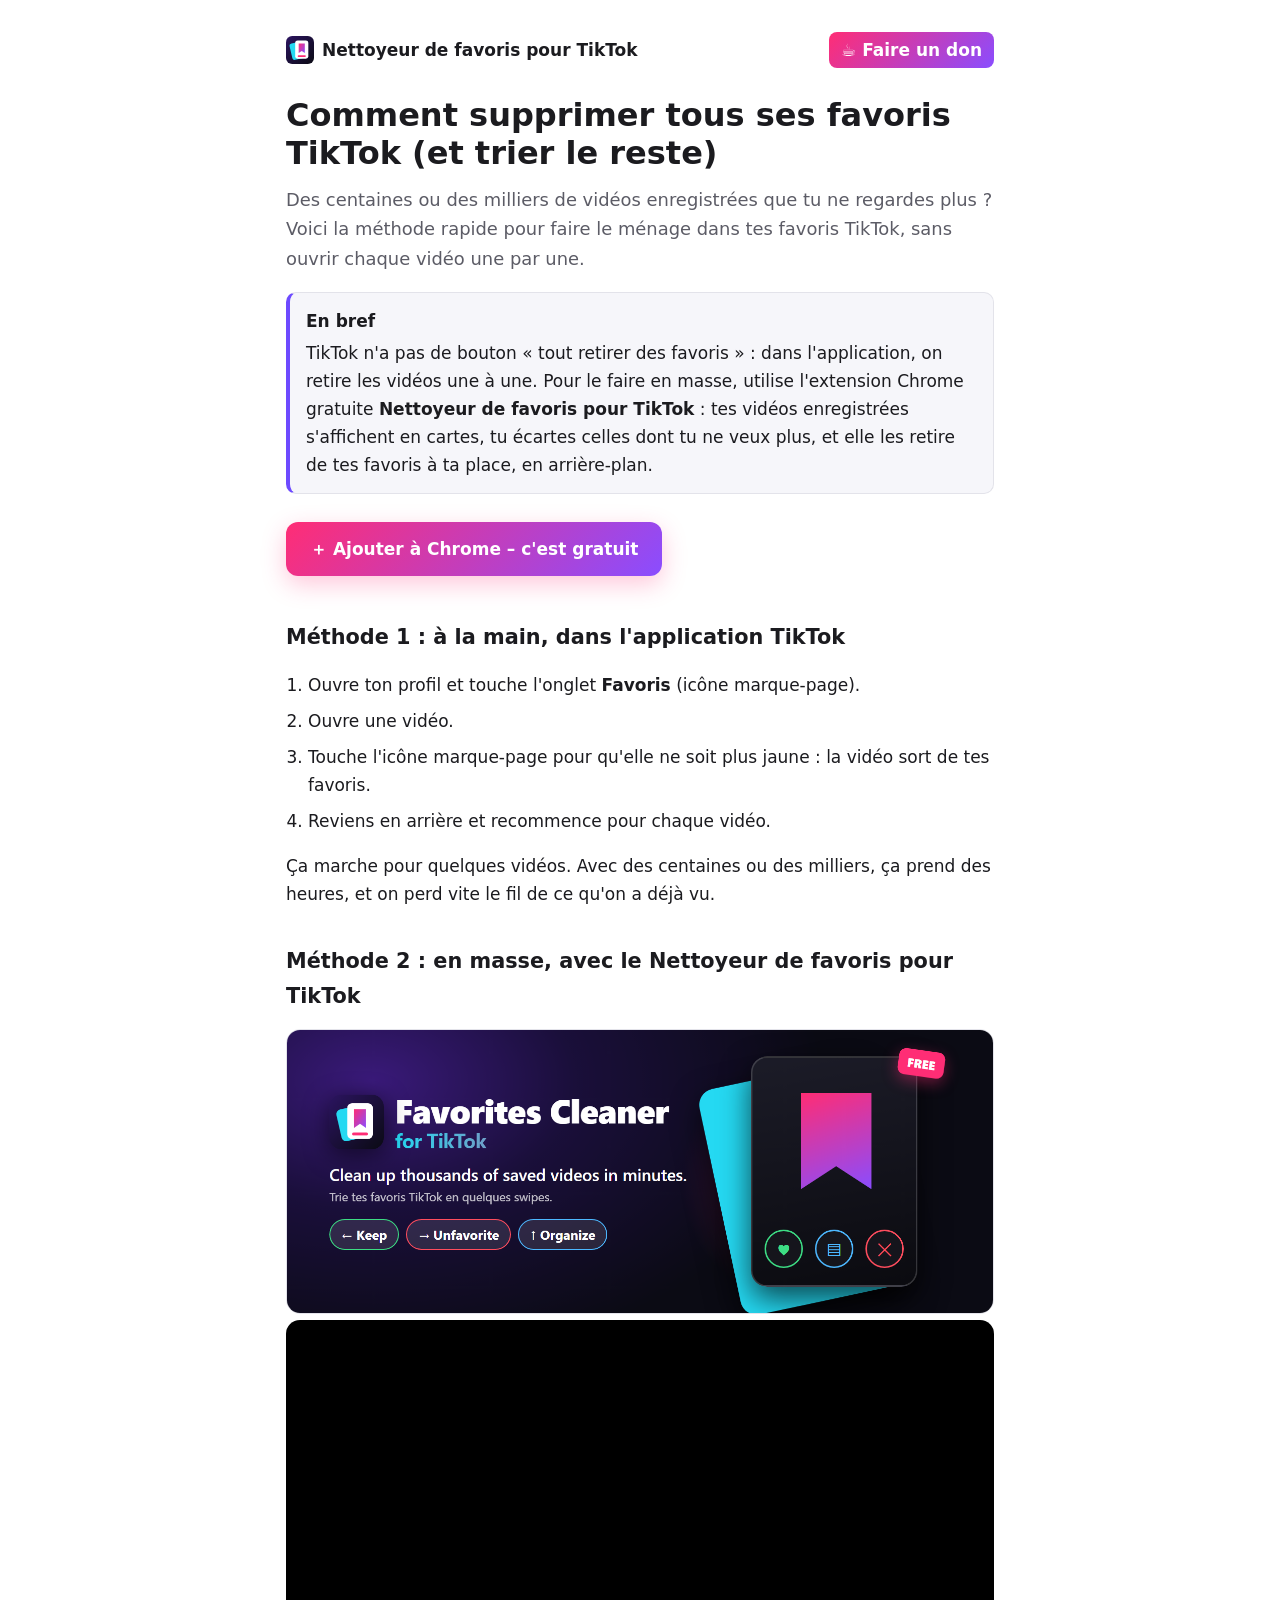
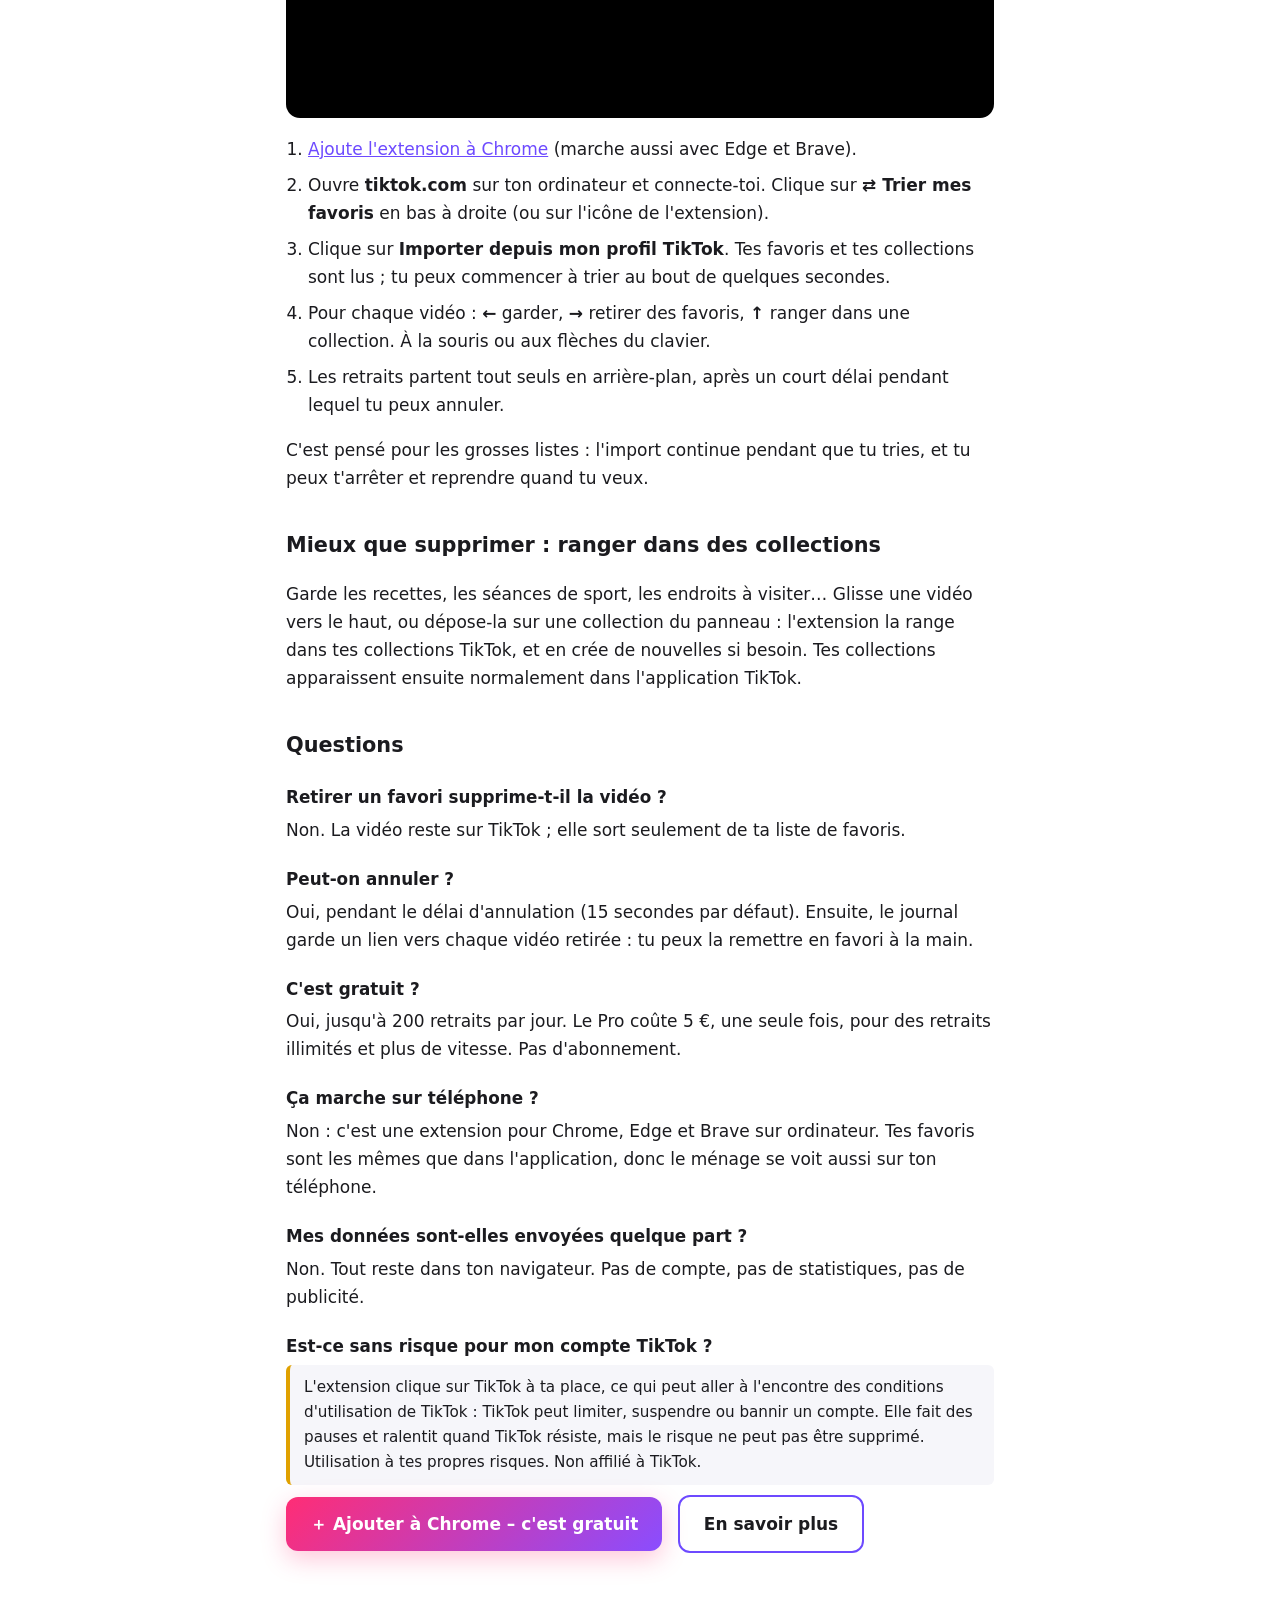
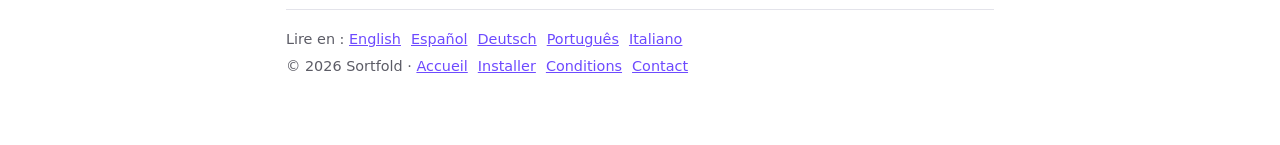
<file: supprimer-tous-ses-favoris-tiktok.html>
<!doctype html>
<html lang="fr">
<head>
<meta charset="utf-8">
<meta name="viewport" content="width=device-width, initial-scale=1">
<title>Comment supprimer tous ses favoris TikTok (et trier le reste) – guide 2026</title>
<meta name="description" content="TikTok n'a pas de bouton pour retirer tous les favoris d'un coup. Voici comment supprimer ses favoris TikTok en masse, ou les ranger dans des collections, avec une extension Chrome gratuite.">
<link rel="canonical" href="https://sortfold.github.io/supprimer-tous-ses-favoris-tiktok.html">
<link rel="alternate" hreflang="en" href="https://sortfold.github.io/how-to-delete-all-tiktok-favorites.html">
<link rel="alternate" hreflang="fr" href="https://sortfold.github.io/supprimer-tous-ses-favoris-tiktok.html">
<link rel="alternate" hreflang="es" href="https://sortfold.github.io/borrar-todos-los-favoritos-de-tiktok.html">
<link rel="alternate" hreflang="de" href="https://sortfold.github.io/alle-tiktok-favoriten-loeschen.html">
<link rel="alternate" hreflang="pt" href="https://sortfold.github.io/apagar-todos-os-favoritos-do-tiktok.html">
<link rel="alternate" hreflang="it" href="https://sortfold.github.io/eliminare-tutti-i-preferiti-tiktok.html">
<link rel="alternate" hreflang="x-default" href="https://sortfold.github.io/how-to-delete-all-tiktok-favorites.html">
<link rel="icon" href="icon.svg" type="image/svg+xml">
<link rel="stylesheet" href="guide.css">
<meta property="og:type" content="article">
<meta property="og:title" content="Comment supprimer tous ses favoris TikTok">
<meta property="og:description" content="Retirer ses favoris TikTok en masse, ou les ranger dans des collections, avec une extension Chrome gratuite.">
<meta property="og:image" content="https://sortfold.github.io/hero.png">
<script type="application/ld+json">
{"@context":"https://schema.org","@type":"FAQPage","mainEntity":[
{"@type":"Question","name":"Peut-on supprimer tous ses favoris TikTok d'un coup ?","acceptedAnswer":{"@type":"Answer","text":"TikTok n'a pas de bouton pour ça : on retire les vidéos une par une. L'extension Chrome gratuite Nettoyeur de favoris pour TikTok affiche tes vidéos enregistrées en cartes et retire automatiquement, en arrière-plan, celles que tu écartes."}},
{"@type":"Question","name":"Retirer un favori supprime-t-il la vidéo ?","acceptedAnswer":{"@type":"Answer","text":"Non. La vidéo reste sur TikTok ; elle sort seulement de ta liste de favoris."}},
{"@type":"Question","name":"C'est gratuit ?","acceptedAnswer":{"@type":"Answer","text":"Oui, jusqu'à 200 retraits par jour. Le Pro coûte 5 euros, une seule fois, pour des retraits illimités."}},
{"@type":"Question","name":"Ça marche sur téléphone ?","acceptedAnswer":{"@type":"Answer","text":"Non, c'est une extension pour Chrome, Edge et Brave sur ordinateur. Tes favoris sont les mêmes que dans l'application : le ménage se voit aussi sur ton téléphone."}}
]}
</script>
</head>
<body>
<main>
<header>
  <a class="brand" href="./#fr"><img src="icon.svg" alt="" width="28" height="28">Nettoyeur de favoris pour TikTok</a>
  <a class="don" href="https://ko-fi.com/sortfold" target="_blank" rel="noopener">☕ Faire un don</a>
</header>

<h1>Comment supprimer tous ses favoris TikTok (et trier le reste)</h1>
<p class="lead">Des centaines ou des milliers de vidéos enregistrées que tu ne regardes plus ? Voici la méthode rapide pour faire le ménage dans tes favoris TikTok, sans ouvrir chaque vidéo une par une.</p>

<div class="answer"><b>En bref</b>TikTok n'a pas de bouton « tout retirer des favoris » : dans l'application, on retire les vidéos une à une. Pour le faire en masse, utilise l'extension Chrome gratuite <b style="display:inline">Nettoyeur de favoris pour TikTok</b> : tes vidéos enregistrées s'affichent en cartes, tu écartes celles dont tu ne veux plus, et elle les retire de tes favoris à ta place, en arrière-plan.</div>

<a class="cta" href="https://chromewebstore.google.com/detail/bbmlmfpeooahhpfhbhkomjflifibodpl">＋ Ajouter à Chrome – c'est gratuit</a>

<h2>Méthode 1 : à la main, dans l'application TikTok</h2>
<ol class="steps">
  <li>Ouvre ton profil et touche l'onglet <b>Favoris</b> (icône marque-page).</li>
  <li>Ouvre une vidéo.</li>
  <li>Touche l'icône marque-page pour qu'elle ne soit plus jaune : la vidéo sort de tes favoris.</li>
  <li>Reviens en arrière et recommence pour chaque vidéo.</li>
</ol>
<p>Ça marche pour quelques vidéos. Avec des centaines ou des milliers, ça prend des heures, et on perd vite le fil de ce qu'on a déjà vu.</p>

<h2>Méthode 2 : en masse, avec le Nettoyeur de favoris pour TikTok</h2>
<img class="hero" src="hero.png" alt="Nettoyeur de favoris pour TikTok : garder, retirer ou ranger ses vidéos enregistrées" width="1400" height="560" loading="lazy">
<iframe class="video" src="https://www.youtube-nocookie.com/embed/LUxkSj_gdbM" title="Nettoyeur de favoris pour TikTok : la démo en vidéo" loading="lazy" referrerpolicy="strict-origin-when-cross-origin" allow="encrypted-media; picture-in-picture" allowfullscreen></iframe>
<ol class="steps">
  <li><a href="https://chromewebstore.google.com/detail/bbmlmfpeooahhpfhbhkomjflifibodpl">Ajoute l'extension à Chrome</a> (marche aussi avec Edge et Brave).</li>
  <li>Ouvre <b>tiktok.com</b> sur ton ordinateur et connecte-toi. Clique sur <b>⇄ Trier mes favoris</b> en bas à droite (ou sur l'icône de l'extension).</li>
  <li>Clique sur <b>Importer depuis mon profil TikTok</b>. Tes favoris et tes collections sont lus ; tu peux commencer à trier au bout de quelques secondes.</li>
  <li>Pour chaque vidéo : <b>←</b> garder, <b>→</b> retirer des favoris, <b>↑</b> ranger dans une collection. À la souris ou aux flèches du clavier.</li>
  <li>Les retraits partent tout seuls en arrière-plan, après un court délai pendant lequel tu peux annuler.</li>
</ol>
<p>C'est pensé pour les grosses listes : l'import continue pendant que tu tries, et tu peux t'arrêter et reprendre quand tu veux.</p>

<h2>Mieux que supprimer : ranger dans des collections</h2>
<p>Garde les recettes, les séances de sport, les endroits à visiter… Glisse une vidéo vers le haut, ou dépose-la sur une collection du panneau : l'extension la range dans tes collections TikTok, et en crée de nouvelles si besoin. Tes collections apparaissent ensuite normalement dans l'application TikTok.</p>

<h2>Questions</h2>
<div class="faq">
  <h3>Retirer un favori supprime-t-il la vidéo ?</h3>
  <p>Non. La vidéo reste sur TikTok ; elle sort seulement de ta liste de favoris.</p>
  <h3>Peut-on annuler ?</h3>
  <p>Oui, pendant le délai d'annulation (15 secondes par défaut). Ensuite, le journal garde un lien vers chaque vidéo retirée : tu peux la remettre en favori à la main.</p>
  <h3>C'est gratuit ?</h3>
  <p>Oui, jusqu'à 200 retraits par jour. Le Pro coûte 5 €, une seule fois, pour des retraits illimités et plus de vitesse. Pas d'abonnement.</p>
  <h3>Ça marche sur téléphone ?</h3>
  <p>Non : c'est une extension pour Chrome, Edge et Brave sur ordinateur. Tes favoris sont les mêmes que dans l'application, donc le ménage se voit aussi sur ton téléphone.</p>
  <h3>Mes données sont-elles envoyées quelque part ?</h3>
  <p>Non. Tout reste dans ton navigateur. Pas de compte, pas de statistiques, pas de publicité.</p>
  <h3>Est-ce sans risque pour mon compte TikTok ?</h3>
  <p class="warn">L'extension clique sur TikTok à ta place, ce qui peut aller à l'encontre des conditions d'utilisation de TikTok : TikTok peut limiter, suspendre ou bannir un compte. Elle fait des pauses et ralentit quand TikTok résiste, mais le risque ne peut pas être supprimé. Utilisation à tes propres risques. Non affilié à TikTok.</p>
</div>

<a class="cta" href="https://chromewebstore.google.com/detail/bbmlmfpeooahhpfhbhkomjflifibodpl">＋ Ajouter à Chrome – c'est gratuit</a>
<a class="cta alt" href="./#fr">En savoir plus</a>

<footer>
  <div>Lire en : <a href="how-to-delete-all-tiktok-favorites.html" hreflang="en">English</a><a href="borrar-todos-los-favoritos-de-tiktok.html" hreflang="es">Español</a><a href="alle-tiktok-favoriten-loeschen.html" hreflang="de">Deutsch</a><a href="apagar-todos-os-favoritos-do-tiktok.html" hreflang="pt">Português</a><a href="eliminare-tutti-i-preferiti-tiktok.html" hreflang="it">Italiano</a></div>
  <div>© 2026 Sortfold · <a href="./#fr">Accueil</a><a href="install.html#fr">Installer</a><a href="terms.html#fr">Conditions</a><a href="mailto:sortfold@gmail.com">Contact</a></div>
</footer>
</main>
</body>
</html>
</file>
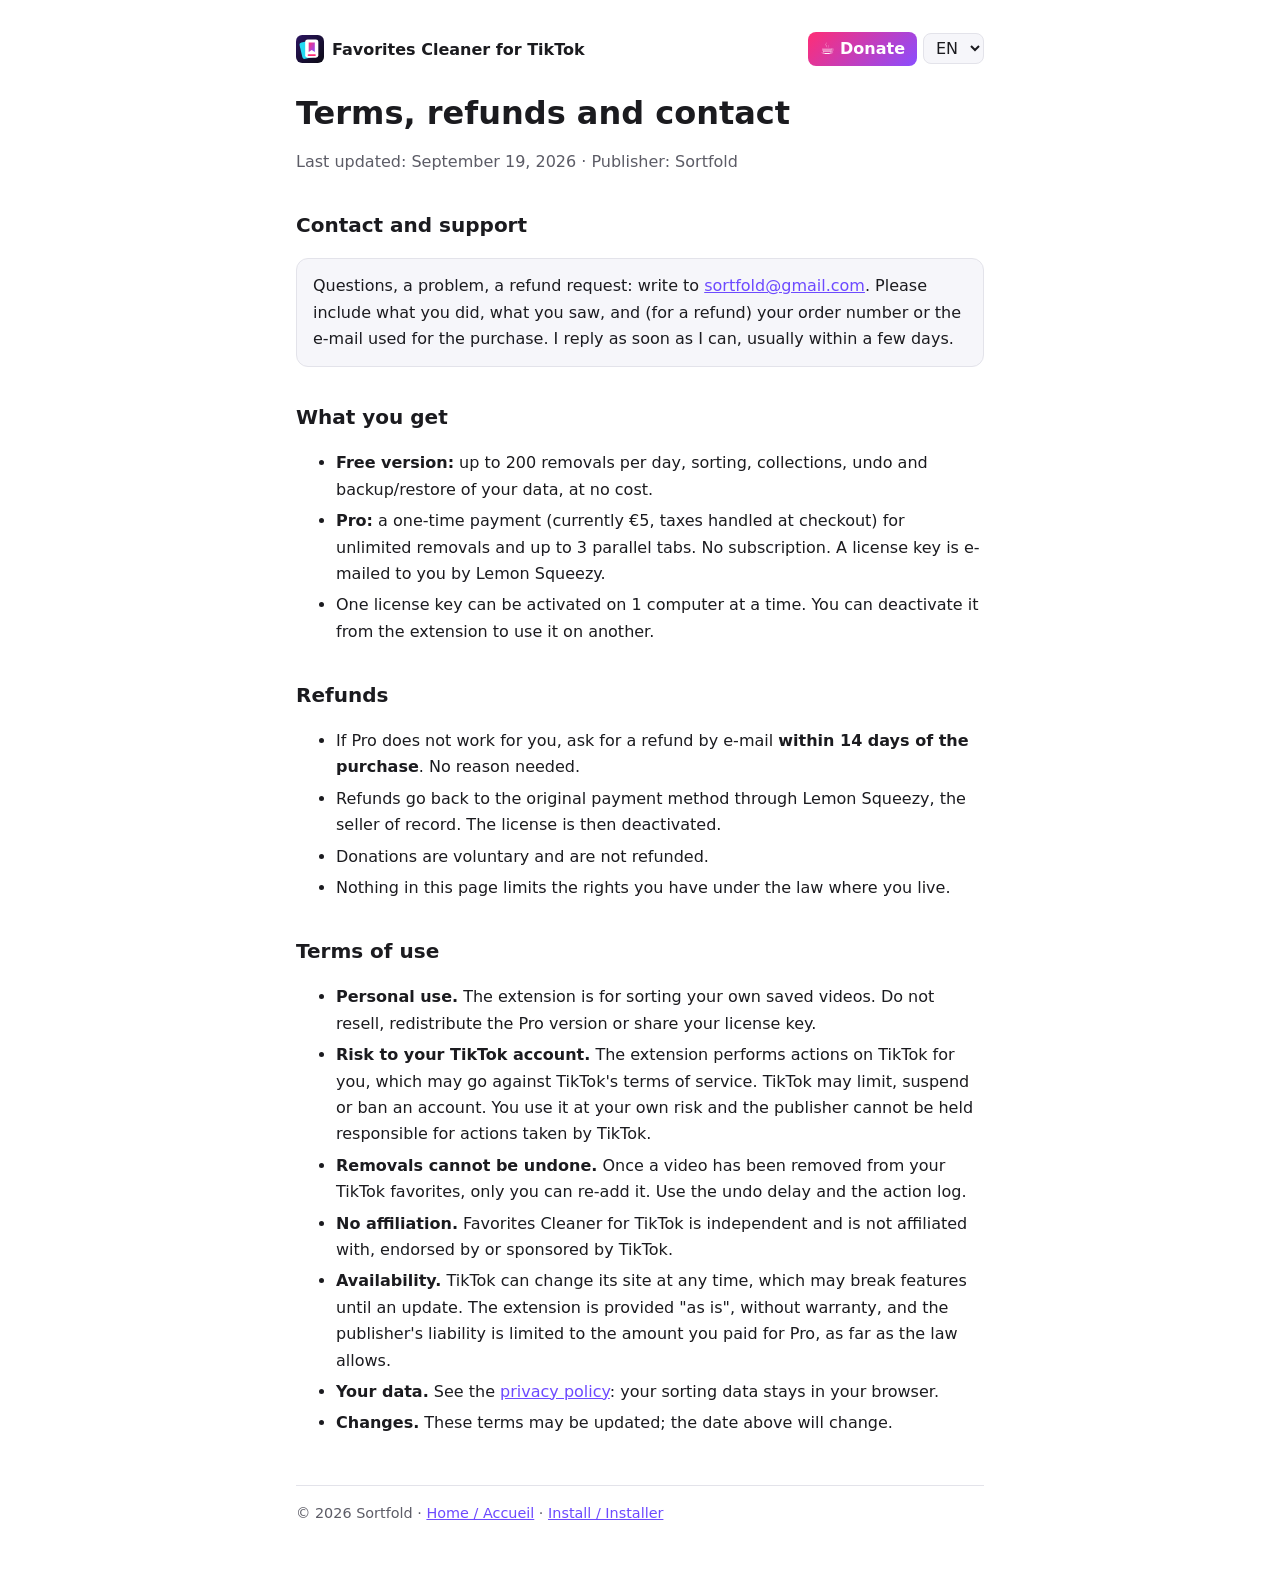
<file: terms.html>
<!doctype html>
<html lang="en">
<head>
<meta charset="utf-8">
<link rel="icon" href="icon.svg" type="image/svg+xml">
<meta name="viewport" content="width=device-width, initial-scale=1">
<title>Terms, refunds and contact – Favorites Cleaner for TikTok</title>
<meta name="description" content="Terms of use, refund policy and contact for Favorites Cleaner for TikTok. Conditions, remboursement et contact pour Nettoyeur de favoris pour TikTok.">
<style>
:root { --bg:#fff; --fg:#1b1b1f; --mute:#5c5c66; --line:#e3e3ea; --acc:#6d4aff; --card:#f6f6fa; }
@media (prefers-color-scheme: dark) { :root { --bg:#141418; --fg:#ececf1; --mute:#a0a0ad; --line:#2c2c34; --acc:#9a83ff; --card:#1d1d24; } }
* { box-sizing: border-box; }
body { margin:0; background:var(--bg); color:var(--fg); font:16px/1.65 system-ui,-apple-system,"Segoe UI",Roboto,sans-serif; }
main { max-width:720px; margin:0 auto; padding:24px 16px 64px; }
header { display:flex; justify-content:space-between; align-items:center; gap:12px; padding:8px 0 20px; }
.brand { font-weight:700; text-decoration:none; color:inherit; }
.don { display:inline-block; text-decoration:none; font-weight:700; color:#fff; background:linear-gradient(135deg,#ff2d75,#8a4dff); border-radius:8px; padding:4px 12px; margin-right:6px; }
.don:hover { filter:brightness(1.1); }
.lang { white-space:nowrap; }
@media (max-width:480px) { .don { padding:4px 9px; } .don span { font-size:0; } .don span::before { content:"☕"; font-size:1rem; } }
.lang button { background:none; border:1px solid var(--line); color:var(--fg); border-radius:8px; padding:4px 10px; cursor:pointer; font:inherit; }
.lang button[aria-pressed="true"] { background:var(--acc); color:#fff; border-color:var(--acc); }
h1 { font-size:2rem; line-height:1.2; margin:8px 0 8px; }
h2 { font-size:1.25rem; margin:34px 0 8px; }
.mute { color:var(--mute); }
.box { background:var(--card); border:1px solid var(--line); border-radius:12px; padding:14px 16px; }
a { color:var(--acc); }
li { margin:5px 0; }
footer { margin-top:48px; padding-top:16px; border-top:1px solid var(--line); color:var(--mute); font-size:.9rem; }
html:not([data-lang]) [lang]:not([lang="en"]), html[data-lang="en"] [lang]:not([lang="en"]), html[data-lang="fr"] [lang]:not([lang="fr"]), html[data-lang="es"] [lang]:not([lang="es"]), html[data-lang="de"] [lang]:not([lang="de"]), html[data-lang="pt"] [lang]:not([lang="pt"]), html[data-lang="it"] [lang]:not([lang="it"]) { display:none; }
.lang select { background:var(--card); border:1px solid var(--line); color:var(--fg); border-radius:8px; padding:4px 8px; font:inherit; cursor:pointer; }
</style>
</head>
<body>
<main>
<header>
  <a class="brand" href="./"><img src="icon.svg" alt="" width="28" height="28" style="vertical-align:-8px;margin-right:8px">Favorites Cleaner for TikTok</a>
  <span class="lang"><a class="don" href="https://ko-fi.com/sortfold" target="_blank" rel="noopener"><span lang="en">☕ Donate</span><span lang="fr">☕ Faire un don</span><span lang="es">☕ Donar</span><span lang="de">☕ Spenden</span><span lang="pt">☕ Doar</span><span lang="it">☕ Dona</span></a><select id="lang-sel" aria-label="Language"><option value="en">EN</option><option value="fr">FR</option><option value="es">ES</option><option value="de">DE</option><option value="pt">PT</option><option value="it">IT</option></select></span>
</header>

<!-- ============ ENGLISH ============ -->
<div lang="en">
<h1>Terms, refunds and contact</h1>
<p class="mute">Last updated: September 19, 2026 · Publisher: Sortfold</p>

<h2 id="contact-en">Contact and support</h2>
<p class="box">Questions, a problem, a refund request: write to <a href="mailto:sortfold@gmail.com">sortfold@gmail.com</a>. Please include what you did, what you saw, and (for a refund) your order number or the e-mail used for the purchase. I reply as soon as I can, usually within a few days.</p>

<h2>What you get</h2>
<ul>
  <li><b>Free version:</b> up to 200 removals per day, sorting, collections, undo and backup/restore of your data, at no cost.</li>
  <li><b>Pro:</b> a one-time payment (currently €5, taxes handled at checkout) for unlimited removals and up to 3 parallel tabs. No subscription. A license key is e-mailed to you by Lemon Squeezy.</li>
  <li>One license key can be activated on 1 computer at a time. You can deactivate it from the extension to use it on another.</li>
</ul>

<h2>Refunds</h2>
<ul>
  <li>If Pro does not work for you, ask for a refund by e-mail <b>within 14 days of the purchase</b>. No reason needed.</li>
  <li>Refunds go back to the original payment method through Lemon Squeezy, the seller of record. The license is then deactivated.</li>
  <li>Donations are voluntary and are not refunded.</li>
  <li>Nothing in this page limits the rights you have under the law where you live.</li>
</ul>

<h2>Terms of use</h2>
<ul>
  <li><b>Personal use.</b> The extension is for sorting your own saved videos. Do not resell, redistribute the Pro version or share your license key.</li>
  <li><b>Risk to your TikTok account.</b> The extension performs actions on TikTok for you, which may go against TikTok's terms of service. TikTok may limit, suspend or ban an account. You use it at your own risk and the publisher cannot be held responsible for actions taken by TikTok.</li>
  <li><b>Removals cannot be undone.</b> Once a video has been removed from your TikTok favorites, only you can re-add it. Use the undo delay and the action log.</li>
  <li><b>No affiliation.</b> Favorites Cleaner for TikTok is independent and is not affiliated with, endorsed by or sponsored by TikTok.</li>
  <li><b>Availability.</b> TikTok can change its site at any time, which may break features until an update. The extension is provided "as is", without warranty, and the publisher's liability is limited to the amount you paid for Pro, as far as the law allows.</li>
  <li><b>Your data.</b> See the <a href="./#privacy-en">privacy policy</a>: your sorting data stays in your browser.</li>
  <li><b>Changes.</b> These terms may be updated; the date above will change.</li>
</ul>
</div>

<!-- ============ FRANÇAIS ============ -->
<div lang="fr">
<h1>Conditions, remboursement et contact</h1>
<p class="mute">Dernière mise à jour : 19 septembre 2026 · Éditeur : Sortfold</p>

<h2 id="contact-fr">Contact et assistance</h2>
<p class="box">Une question, un problème, une demande de remboursement : écris à <a href="mailto:sortfold@gmail.com">sortfold@gmail.com</a>. Indique ce que tu as fait, ce que tu as vu et, pour un remboursement, ton numéro de commande ou l'e-mail utilisé pour l'achat. Je réponds dès que possible, en général sous quelques jours.</p>

<h2>Ce que tu obtiens</h2>
<ul>
  <li><b>Version gratuite :</b> jusqu'à 200 retraits par jour, tri, collections, annulation et sauvegarde/restauration de tes données, sans frais.</li>
  <li><b>Pro :</b> un paiement unique (actuellement 5 €, taxes gérées au paiement) pour des retraits illimités et jusqu'à 3 onglets en parallèle. Pas d'abonnement. Une clé de licence t'est envoyée par e-mail par Lemon Squeezy.</li>
  <li>Une clé peut être activée sur 1 ordinateur à la fois. Tu peux la désactiver depuis l'extension pour l'utiliser sur un autre.</li>
</ul>

<h2>Remboursement</h2>
<ul>
  <li>Si le Pro ne te convient pas, demande un remboursement par e-mail <b>dans les 14 jours suivant l'achat</b>. Aucun motif à donner.</li>
  <li>Le remboursement revient sur le moyen de paiement d'origine via Lemon Squeezy, qui est le vendeur officiel. La licence est ensuite désactivée.</li>
  <li>Les dons sont volontaires et ne sont pas remboursés.</li>
  <li>Rien dans cette page ne limite les droits que tu as selon la loi de ton pays.</li>
</ul>

<h2>Conditions d'utilisation</h2>
<ul>
  <li><b>Usage personnel.</b> L'extension sert à trier tes propres vidéos enregistrées. Ne revends pas, ne redistribue pas la version Pro et ne partage pas ta clé de licence.</li>
  <li><b>Risque pour ton compte TikTok.</b> L'extension effectue des actions sur TikTok à ta place, ce qui peut aller à l'encontre des conditions d'utilisation de TikTok. TikTok peut limiter, suspendre ou bannir un compte. Tu l'utilises à tes propres risques et l'éditeur ne peut pas être tenu responsable des décisions de TikTok.</li>
  <li><b>Un retrait est irréversible.</b> Une fois une vidéo retirée de tes favoris TikTok, toi seul peux la remettre. Utilise le délai d'annulation et le journal des actions.</li>
  <li><b>Aucune affiliation.</b> Nettoyeur de favoris pour TikTok est indépendant et n'est ni affilié à TikTok, ni approuvé, ni sponsorisé par TikTok.</li>
  <li><b>Disponibilité.</b> TikTok peut modifier son site à tout moment, ce qui peut casser des fonctions jusqu'à une mise à jour. L'extension est fournie « en l'état », sans garantie, et la responsabilité de l'éditeur est limitée au montant payé pour le Pro, dans la mesure permise par la loi.</li>
  <li><b>Tes données.</b> Voir la <a href="./#privacy-fr">politique de confidentialité</a> : ton tri reste dans ton navigateur.</li>
  <li><b>Modifications.</b> Ces conditions peuvent évoluer ; la date ci-dessus change alors.</li>
</ul>
</div>

<!-- ============ ESPAÑOL ============ -->
<div lang="es">
<h1>Condiciones, reembolsos y contacto</h1>
<p class="mute">Última actualización: 18 de octubre de 2026 · Editor: Sortfold · La versión de referencia es la <a href="#contact-en">versión en inglés</a>.</p>
<h2 id="contact-es">Contacto y ayuda</h2>
<p class="box">Una pregunta, un problema, una solicitud de reembolso: escribe a <a href="mailto:sortfold@gmail.com">sortfold@gmail.com</a>. Indica qué hiciste, qué viste y, para un reembolso, tu número de pedido o el correo usado en la compra. Respondo lo antes posible, normalmente en unos días.</p>
<h2>Qué obtienes</h2>
<ul>
  <li><b>Versión gratuita:</b> hasta 200 eliminaciones al día, ordenar, colecciones, deshacer y copia de seguridad, gratis.</li>
  <li><b>Pro:</b> un pago único (actualmente 5 €, impuestos gestionados en el pago) para eliminaciones ilimitadas y hasta 3 pestañas en paralelo. Sin suscripción. Lemon Squeezy te envía una clave de licencia por correo.</li>
  <li>Una clave se puede activar en 1 ordenador a la vez. Puedes desactivarla desde la extensión para usarla en otro.</li>
</ul>
<h2>Reembolsos</h2>
<ul>
  <li>Si Pro no te convence, pide el reembolso por correo <b>en los 14 días siguientes a la compra</b>. Sin dar motivos.</li>
  <li>El reembolso vuelve al medio de pago original a través de Lemon Squeezy, el vendedor oficial. La licencia se desactiva después.</li>
  <li>Las donaciones son voluntarias y no se reembolsan.</li>
  <li>Nada en esta página limita los derechos que te da la ley de tu país.</li>
</ul>
<h2>Condiciones de uso</h2>
<ul>
  <li><b>Uso personal.</b> La extensión sirve para ordenar tus propios vídeos guardados. No revendas ni redistribuyas la versión Pro ni compartas tu clave.</li>
  <li><b>Riesgo para tu cuenta de TikTok.</b> La extensión realiza acciones en TikTok por ti, lo que puede ir en contra de las condiciones de uso de TikTok. TikTok puede limitar, suspender o bloquear una cuenta. La usas bajo tu propia responsabilidad y el editor no responde de las decisiones de TikTok.</li>
  <li><b>Una eliminación es irreversible.</b> Una vez quitado de tus favoritos, solo tú puedes volver a añadir el vídeo. Usa el plazo para deshacer y el registro de acciones.</li>
  <li><b>Sin afiliación.</b> Favorites Cleaner for TikTok es independiente y no está afiliado, respaldado ni patrocinado por TikTok.</li>
  <li><b>Disponibilidad.</b> TikTok puede cambiar su sitio en cualquier momento, lo que puede romper funciones hasta una actualización. La extensión se ofrece «tal cual», sin garantía, y la responsabilidad del editor se limita al importe pagado por Pro, en la medida que permita la ley.</li>
  <li><b>Tus datos.</b> Ver la <a href="./#privacy-es">política de privacidad</a>: tu orden se queda en tu navegador.</li>
</ul>
</div>

<!-- ============ DEUTSCH ============ -->
<div lang="de">
<h1>Bedingungen, Erstattung und Kontakt</h1>
<p class="mute">Zuletzt aktualisiert: 18. Oktober 2026 · Herausgeber: Sortfold · Maßgeblich ist die <a href="#contact-en">englische Fassung</a>.</p>
<h2 id="contact-de">Kontakt und Hilfe</h2>
<p class="box">Eine Frage, ein Problem, eine Erstattung: Schreib an <a href="mailto:sortfold@gmail.com">sortfold@gmail.com</a>. Gib an, was du gemacht und was du gesehen hast, und für eine Erstattung deine Bestellnummer oder die beim Kauf verwendete E-Mail. Ich antworte so schnell wie möglich, meist innerhalb weniger Tage.</p>
<h2>Was du bekommst</h2>
<ul>
  <li><b>Kostenlose Version:</b> bis zu 200 Entfernungen pro Tag, Sortieren, Sammlungen, Rückgängig und Sicherung, gratis.</li>
  <li><b>Pro:</b> eine einmalige Zahlung (derzeit 5 €, Steuern beim Bezahlen berechnet) für unbegrenztes Entfernen und bis zu 3 parallele Tabs. Kein Abo. Lemon Squeezy schickt dir einen Lizenzschlüssel per E-Mail.</li>
  <li>Ein Schlüssel kann auf 1 Computer gleichzeitig aktiviert werden. Du kannst ihn in der Erweiterung deaktivieren und auf einem anderen nutzen.</li>
</ul>
<h2>Erstattung</h2>
<ul>
  <li>Wenn dir Pro nicht gefällt, fordere die Erstattung per E-Mail <b>innerhalb von 14 Tagen nach dem Kauf</b> an. Ohne Begründung.</li>
  <li>Die Erstattung geht über Lemon Squeezy, den offiziellen Verkäufer, auf das ursprüngliche Zahlungsmittel zurück. Die Lizenz wird danach deaktiviert.</li>
  <li>Spenden sind freiwillig und werden nicht erstattet.</li>
  <li>Nichts auf dieser Seite schränkt deine gesetzlichen Rechte ein.</li>
</ul>
<h2>Nutzungsbedingungen</h2>
<ul>
  <li><b>Persönliche Nutzung.</b> Die Erweiterung dient zum Sortieren deiner eigenen gespeicherten Videos. Verkauf oder verbreite die Pro-Version nicht weiter und teile deinen Schlüssel nicht.</li>
  <li><b>Risiko für dein TikTok-Konto.</b> Die Erweiterung führt Aktionen auf TikTok für dich aus, was gegen die Nutzungsbedingungen von TikTok verstoßen kann. TikTok kann ein Konto einschränken, sperren oder bannen. Nutzung auf eigenes Risiko; der Herausgeber haftet nicht für Entscheidungen von TikTok.</li>
  <li><b>Entfernen ist endgültig.</b> Ist ein Video aus deinen Favoriten entfernt, kannst nur du es wieder hinzufügen. Nutze die Rückgängig-Frist und das Protokoll.</li>
  <li><b>Keine Verbindung.</b> Favorites Cleaner for TikTok ist unabhängig und nicht mit TikTok verbunden, von TikTok unterstützt oder gesponsert.</li>
  <li><b>Verfügbarkeit.</b> TikTok kann seine Seite jederzeit ändern, was Funktionen bis zu einem Update stören kann. Die Erweiterung wird „wie besehen“ ohne Gewähr bereitgestellt; die Haftung des Herausgebers ist, soweit gesetzlich zulässig, auf den für Pro gezahlten Betrag begrenzt.</li>
  <li><b>Deine Daten.</b> Siehe die <a href="./#privacy-de">Datenschutzerklärung</a>: Deine Sortierung bleibt in deinem Browser.</li>
</ul>
</div>

<!-- ============ PORTUGUÊS ============ -->
<div lang="pt">
<h1>Termos, reembolso e contato</h1>
<p class="mute">Última atualização: 18 de outubro de 2026 · Editor: Sortfold · A versão de referência é a <a href="#contact-en">versão em inglês</a>.</p>
<h2 id="contact-pt">Contato e ajuda</h2>
<p class="box">Uma pergunta, um problema, um pedido de reembolso: escreva para <a href="mailto:sortfold@gmail.com">sortfold@gmail.com</a>. Diga o que fez, o que viu e, para reembolso, o número do pedido ou o e-mail usado na compra. Respondo o quanto antes, normalmente em poucos dias.</p>
<h2>O que você recebe</h2>
<ul>
  <li><b>Versão grátis:</b> até 200 remoções por dia, organização, coleções, desfazer e backup, sem custo.</li>
  <li><b>Pro:</b> um pagamento único (hoje 5 €, impostos calculados no pagamento) para remoções ilimitadas e até 3 abas em paralelo. Sem assinatura. A Lemon Squeezy envia uma chave de licença por e-mail.</li>
  <li>Uma chave pode ser ativada em 1 computador por vez. Você pode desativá-la pela extensão para usar em outro.</li>
</ul>
<h2>Reembolso</h2>
<ul>
  <li>Se o Pro não servir para você, peça o reembolso por e-mail <b>em até 14 dias após a compra</b>. Sem precisar explicar.</li>
  <li>O reembolso volta para o meio de pagamento original pela Lemon Squeezy, a vendedora oficial. A licença é desativada em seguida.</li>
  <li>Doações são voluntárias e não são reembolsadas.</li>
  <li>Nada nesta página limita os direitos que a lei do seu país lhe garante.</li>
</ul>
<h2>Termos de uso</h2>
<ul>
  <li><b>Uso pessoal.</b> A extensão serve para organizar seus próprios vídeos salvos. Não revenda nem redistribua a versão Pro, nem compartilhe sua chave.</li>
  <li><b>Risco para sua conta do TikTok.</b> A extensão faz ações no TikTok por você, o que pode ir contra os termos de uso do TikTok. O TikTok pode limitar, suspender ou banir uma conta. Use por sua conta e risco; o editor não responde pelas decisões do TikTok.</li>
  <li><b>Uma remoção é irreversível.</b> Depois de removido dos favoritos, só você pode adicionar o vídeo de novo. Use o prazo para desfazer e o registro de ações.</li>
  <li><b>Sem vínculo.</b> O Favorites Cleaner for TikTok é independente, sem vínculo, aprovação ou patrocínio do TikTok.</li>
  <li><b>Disponibilidade.</b> O TikTok pode mudar o site a qualquer momento, o que pode quebrar funções até uma atualização. A extensão é fornecida "como está", sem garantia, e a responsabilidade do editor se limita ao valor pago pelo Pro, na medida permitida pela lei.</li>
  <li><b>Seus dados.</b> Veja a <a href="./#privacy-pt">política de privacidade</a>: sua organização fica no seu navegador.</li>
</ul>
</div>

<!-- ============ ITALIANO ============ -->
<div lang="it">
<h1>Condizioni, rimborsi e contatti</h1>
<p class="mute">Ultimo aggiornamento: 18 ottobre 2026 · Editore: Sortfold · Fa fede la <a href="#contact-en">versione inglese</a>.</p>
<h2 id="contact-it">Contatti e assistenza</h2>
<p class="box">Una domanda, un problema, una richiesta di rimborso: scrivi a <a href="mailto:sortfold@gmail.com">sortfold@gmail.com</a>. Indica cosa hai fatto, cosa hai visto e, per un rimborso, il numero d'ordine o l'e-mail usata per l'acquisto. Rispondo il prima possibile, di solito in pochi giorni.</p>
<h2>Cosa ottieni</h2>
<ul>
  <li><b>Versione gratuita:</b> fino a 200 rimozioni al giorno, ordinamento, raccolte, annulla e backup, gratis.</li>
  <li><b>Pro:</b> un pagamento unico (attualmente 5 €, tasse gestite al pagamento) per rimozioni illimitate e fino a 3 schede in parallelo. Nessun abbonamento. Lemon Squeezy ti invia una chiave di licenza via e-mail.</li>
  <li>Una chiave può essere attivata su 1 computer alla volta. Puoi disattivarla dall'estensione per usarla su un altro.</li>
</ul>
<h2>Rimborsi</h2>
<ul>
  <li>Se Pro non fa per te, chiedi il rimborso via e-mail <b>entro 14 giorni dall'acquisto</b>. Senza dover spiegare.</li>
  <li>Il rimborso torna sul metodo di pagamento originale tramite Lemon Squeezy, il venditore ufficiale. La licenza viene poi disattivata.</li>
  <li>Le donazioni sono volontarie e non vengono rimborsate.</li>
  <li>Niente in questa pagina limita i diritti che la legge del tuo paese ti riconosce.</li>
</ul>
<h2>Condizioni d'uso</h2>
<ul>
  <li><b>Uso personale.</b> L'estensione serve a riordinare i tuoi video salvati. Non rivendere né ridistribuire la versione Pro e non condividere la tua chiave.</li>
  <li><b>Rischio per il tuo account TikTok.</b> L'estensione esegue azioni su TikTok al posto tuo, cosa che può andare contro i termini d'uso di TikTok. TikTok può limitare, sospendere o bannare un account. La usi a tuo rischio e l'editore non risponde delle decisioni di TikTok.</li>
  <li><b>Una rimozione è irreversibile.</b> Una volta tolto dai preferiti, solo tu puoi aggiungere di nuovo il video. Usa l'intervallo di annullamento e il registro delle azioni.</li>
  <li><b>Nessuna affiliazione.</b> Favorites Cleaner for TikTok è indipendente e non è affiliato, approvato né sponsorizzato da TikTok.</li>
  <li><b>Disponibilità.</b> TikTok può cambiare il sito in qualsiasi momento, cosa che può rompere delle funzioni fino a un aggiornamento. L'estensione è fornita «così com'è», senza garanzia, e la responsabilità dell'editore è limitata all'importo pagato per Pro, nei limiti di legge.</li>
  <li><b>I tuoi dati.</b> Vedi l'<a href="./#privacy-it">informativa sulla privacy</a>: il tuo ordinamento resta nel tuo browser.</li>
</ul>
</div>

<footer>© 2026 Sortfold · <a href="./">Home / Accueil</a> · <a href="install.html">Install / Installer</a></footer>
</main>
<script>
(function () {
  var LANGS = ['en', 'fr', 'es', 'de', 'pt', 'it'];
  var root = document.documentElement, sel = document.getElementById('lang-sel');
  function set(l) {
    root.setAttribute('data-lang', l); root.lang = l;
    if (sel) sel.value = l;
    try { localStorage.setItem('lang', l); } catch (e) {}
  }
  var saved = null; try { saved = localStorage.getItem('lang'); } catch (e) {}
  var hash = location.hash.slice(-2), nav = (navigator.language || 'en').slice(0, 2);
  set(LANGS.indexOf(hash) >= 0 ? hash : LANGS.indexOf(saved) >= 0 ? saved : LANGS.indexOf(nav) >= 0 ? nav : 'en');
  if (sel) sel.addEventListener('change', function () { set(sel.value); });
  function openPriv() {
    var d = location.hash.length > 1 && document.getElementById(location.hash.slice(1));
    if (d && d.tagName === 'DETAILS') { d.open = true; d.scrollIntoView(); }
  }
  openPriv();
  window.addEventListener('hashchange', openPriv);
})();
</script>
</body>
</html>
</file>
<file: guide.css>
:root { --bg:#fff; --fg:#1b1b1f; --mute:#5c5c66; --line:#e3e3ea; --acc:#6d4aff; --card:#f6f6fa; }
@media (prefers-color-scheme: dark) { :root { --bg:#141418; --fg:#ececf1; --mute:#a0a0ad; --line:#2c2c34; --acc:#9a83ff; --card:#1d1d24; } }
* { box-sizing: border-box; }
body { margin:0; background:var(--bg); color:var(--fg); font:17px/1.65 system-ui,-apple-system,"Segoe UI",Roboto,sans-serif; }
main { max-width:740px; margin:0 auto; padding:24px 16px 64px; }
header { display:flex; justify-content:space-between; align-items:center; gap:12px; padding:8px 0 20px; }
.brand { font-weight:700; text-decoration:none; color:inherit; }
.brand img { vertical-align:-8px; margin-right:8px; }
.don { display:inline-block; text-decoration:none; font-weight:700; color:#fff; background:linear-gradient(135deg,#ff2d75,#8a4dff); border-radius:8px; padding:4px 12px; white-space:nowrap; }
@media (max-width:480px) { .don { font-size:0; padding:4px 9px; } .don::before { content:"☕"; font-size:1rem; } }
h1 { font-size:2rem; line-height:1.2; margin:8px 0 12px; }
h2 { font-size:1.3rem; margin:36px 0 8px; }
h3 { font-size:1.05rem; margin:20px 0 4px; }
a { color:var(--acc); }
.lead { color:var(--mute); font-size:1.12rem; margin:0 0 18px; }
.answer { background:var(--card); border:1px solid var(--line); border-left:4px solid var(--acc); border-radius:10px; padding:14px 16px; margin:18px 0; }
.answer b { display:block; margin-bottom:4px; }
ol.steps { padding-left:22px; } ol.steps li { margin:8px 0; }
.cta { display:inline-block; background:linear-gradient(135deg,#ff2d75,#8a4dff); color:#fff; padding:13px 24px; border-radius:12px; text-decoration:none; font-weight:800; margin:10px 10px 8px 0; box-shadow:0 8px 24px #ff2d7544; }
.cta.alt { background:none; color:var(--fg); border:2px solid var(--acc); box-shadow:none; font-weight:700; }
.hero { width:100%; height:auto; border-radius:14px; border:1px solid var(--line); margin:16px 0 6px; display:block; }
.video { width:100%; aspect-ratio:16/9; border:0; border-radius:14px; margin:6px 0 12px; display:block; background:#000; }
.cap { color:var(--mute); font-size:.9rem; margin:0 0 10px; }
.faq h3 { margin-top:22px; }
.faq p { margin:4px 0 0; }
.warn { border-left:4px solid #e0a100; background:var(--card); padding:10px 14px; border-radius:6px; font-size:.95rem; }
footer { margin-top:48px; padding-top:16px; border-top:1px solid var(--line); color:var(--mute); font-size:.9rem; line-height:1.9; }
footer a { margin-right:10px; }
</file>
